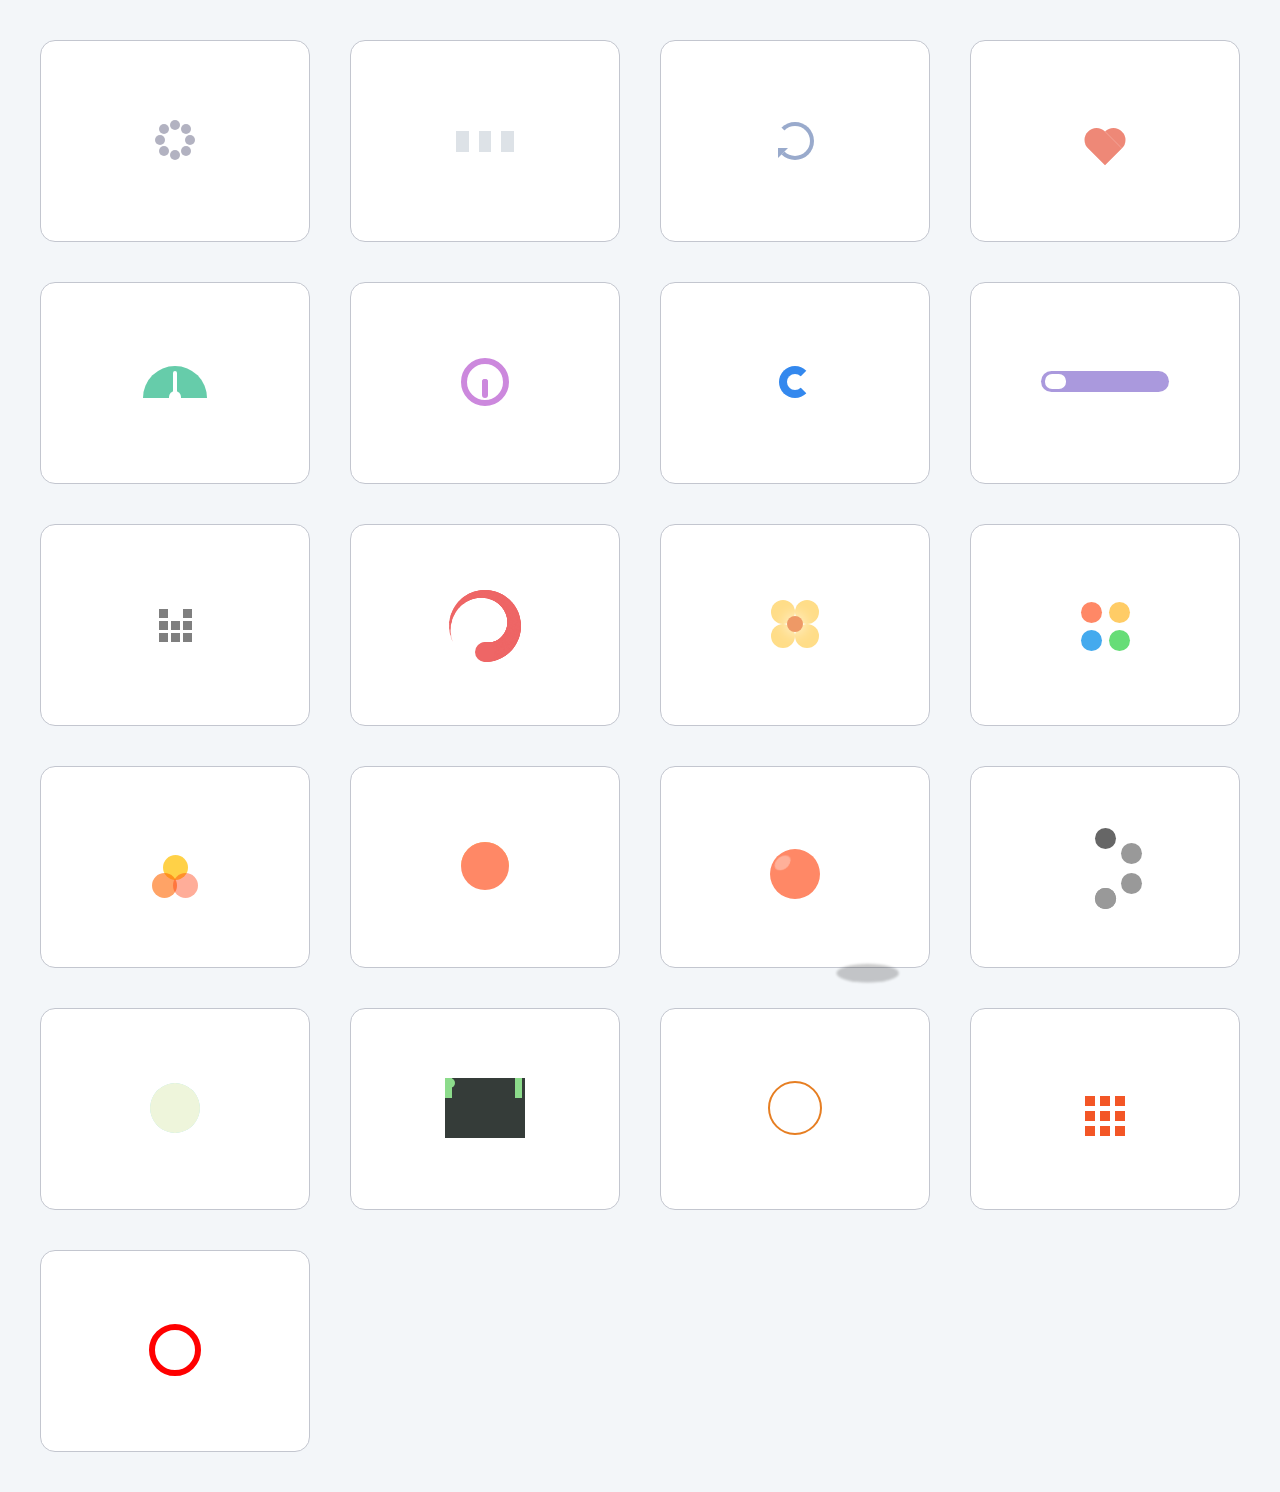
<file: images/Spinner Examples.html>
<!DOCTYPE html>
<!-- saved from url=(0039)http://www.css-spinners.com/#/spinners/ -->
<html><head><meta http-equiv="Content-Type" content="text/html; charset=UTF-8">
  <title>Spinner Examples</title>

  <style>
  body {
    background: #f3f6f9;
    font-family: sans-serif;
    font-weight: 100;
    font-size: 14px;
    margin: 0;
    padding: 20px;
  }

  .grid {
    overflow: hidden;
  }

  .cell {
    float: left;
    width: 25%;
    box-sizing: border-box;
    padding: 20px;
    display: table;
  }

  .card {
    background: white;
    border: 1px solid #c3c6cf;
    border-radius: 15px;
    display: table-cell;
    text-align: center;
    vertical-align: middle;
    height: 200px;
  }
  </style>

  <link rel="stylesheet" href="./Spinner Examples_files/spinners.css" type="text/css">
</head>
<body>

  <div class="grid">

    <div class="cell">
      <div class="card">
        <span class="spinner-loader">Loading…</span>
      </div>
    </div>

    <div class="cell">
      <div class="card">
        <span class="throbber-loader">Loading…</span>
      </div>
    </div>

    <div class="cell">
      <div class="card">
        <span class="refreshing-loader">Loading…</span>
      </div>
    </div>

    <div class="cell">
      <div class="card">
        <span class="heartbeat-loader">Loading…</span>
      </div>
    </div>

    <div class="cell">
      <div class="card">
        <span class="gauge-loader">Loading…</span>
      </div>
    </div>

    <div class="cell">
      <div class="card">
        <span class="timer-loader">Loading…</span>
      </div>
    </div>

    <div class="cell">
      <div class="card">
        <span class="three-quarters-loader">Loading…</span>
      </div>
    </div>

    <div class="cell">
      <div class="card">
        <span class="wobblebar-loader">Loading…</span>
      </div>
    </div>

    <div class="cell">
      <div class="card">
        <span class="atebits-loader">Loading…</span>
      </div>
    </div>

    <div class="cell">
      <div class="card">
        <span class="whirly-loader">Loading…</span>
      </div>
    </div>

    <div class="cell">
      <div class="card">
        <span class="flower-loader">Loading…</span>
      </div>
    </div>

    <div class="cell">
      <div class="card">
        <span class="dots-loader">Loading…</span>
      </div>
    </div>

    <div class="cell">
      <div class="card">
        <span class="circles-loader">Loading…</span>
      </div>
    </div>

    <div class="cell">
      <div class="card">
        <span class="plus-loader">Loading…</span>
      </div>
    </div>

    <div class="cell">
      <div class="card">
        <span class="ball-loader">Loading…</span>
      </div>
    </div>

    <div class="cell">
      <div class="card">
        <span class="hexdots-loader">Loading…</span>
      </div>
    </div>

    <div class="cell">
      <div class="card">
        <span class="inner-circles-loader">Loading…</span>
      </div>
    </div>

    <div class="cell">
      <div class="card">
        <span class="pong-loader">Loading…</span>
      </div>
    </div>

    <div class="cell">
      <div class="card">
        <span class="pulse-loader">Loading…</span>
      </div>
    </div>

    <div class="cell">
      <div class="card">
        <span class="spinning-pixels-loader">Loading…</span>
      </div>
    </div>

    <div class="cell">
      <div class="card">
        <span class="echo-loader">Loading…</span>
      </div>
    </div>
  </div>



</body></html>
</file>
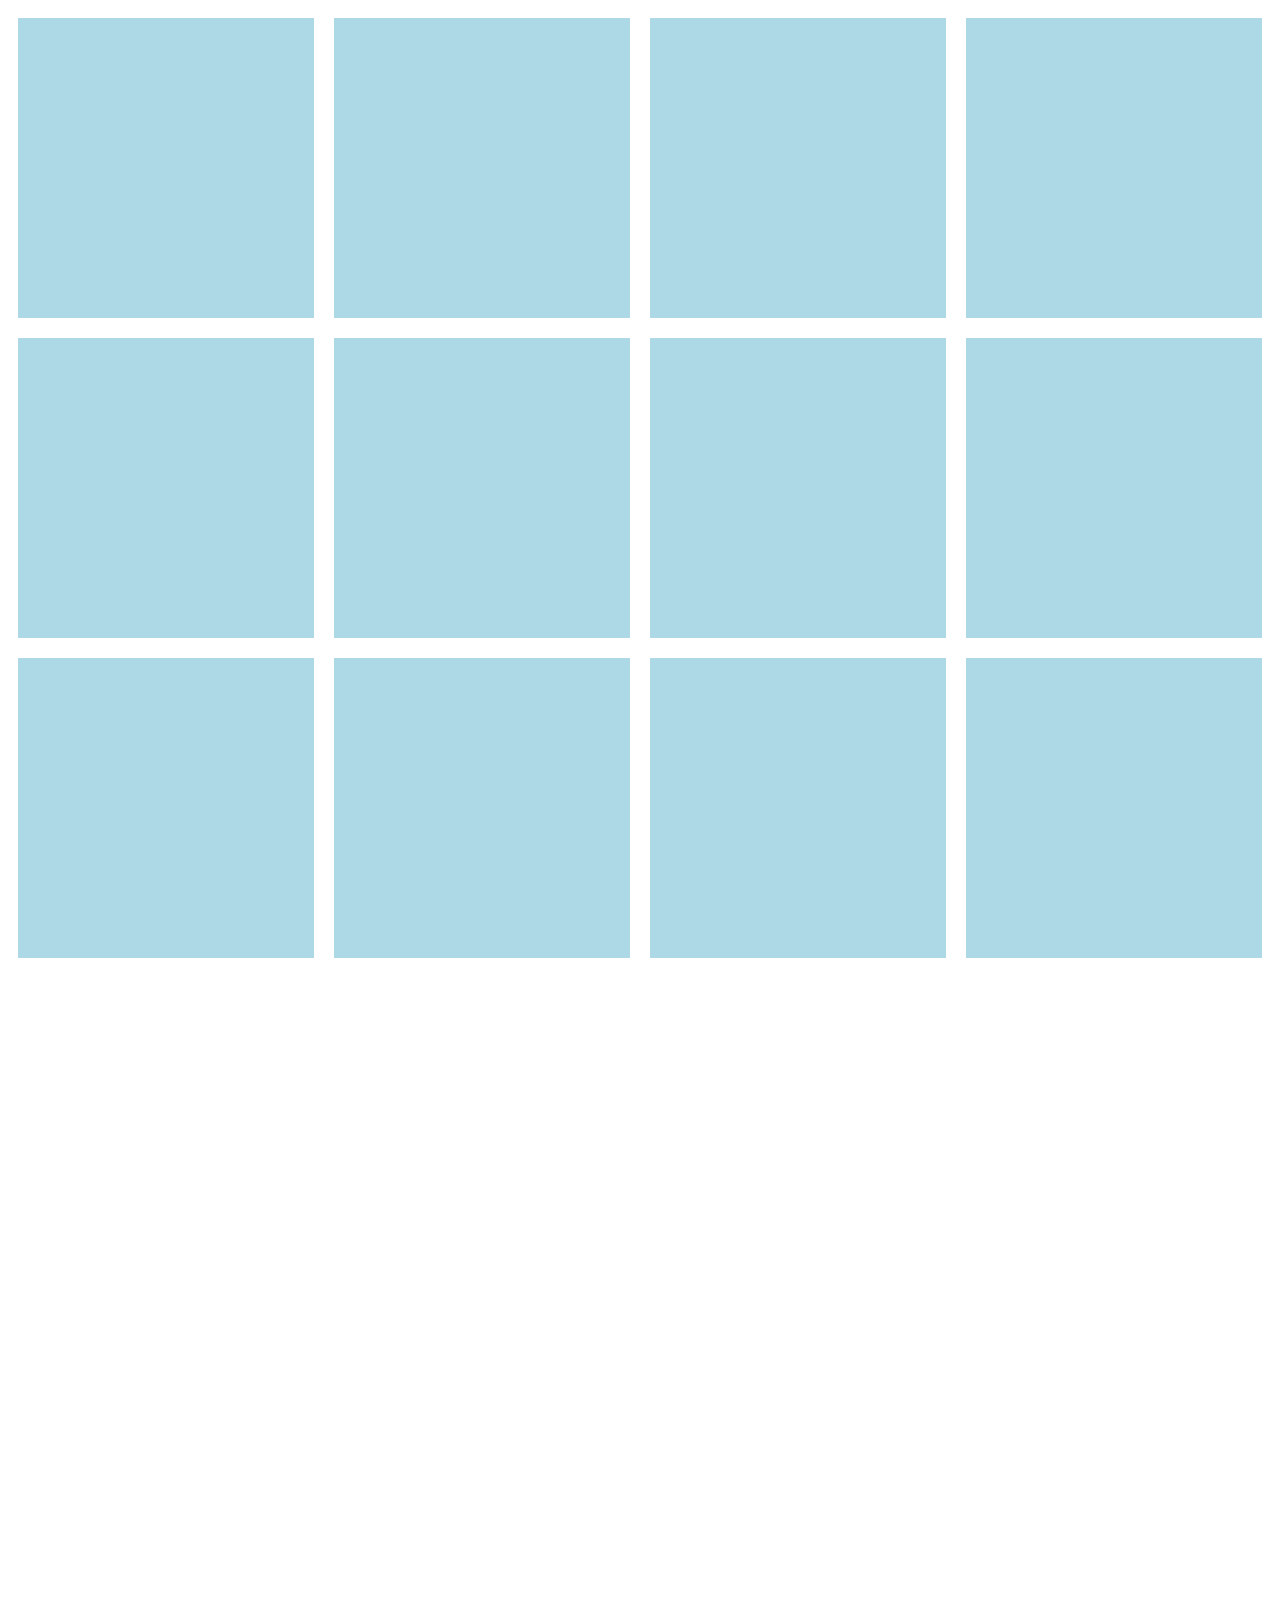
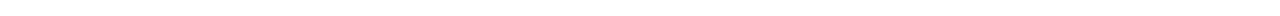
<file: scripts/teach/advance.html>
<!DOCTYPE html>
<html lang="zh-tw">

<head>
    <meta charset="UTF-8">
    <meta name="viewport" content="width=device-width, initial-scale=1.0">
    <meta http-equiv="X-UA-Compatible" content="ie=edge">
    <title>AOS Animations 進階範例</title>
    <link rel="stylesheet" href="aos.css">
</head>
<style>
    .section-list {
        display: flex;
    }

    .section {
        flex: 1;
        height: 300px;
        background: lightblue;
        margin: 10px;

    }

    /*-------------------------------
      如何自己新增自訂義動畫？範例如下
    ---------------------------------*/

    [data-aos="example"] {
        /*初始值*/
        opacity: 0;
        transform: rotate(360deg);
    }

    [data-aos="example"].aos-animate {
        transform: rotate(0);
        opacity: 1;
    }
</style>

<body>
    <div class="section-list">
        <div class="section" data-aos="example" data-aos-delay="100"></div>
        <div class="section" data-aos="example" data-aos-delay="300"></div>
        <div class="section" data-aos="example" data-aos-delay="500"></div>
        <div class="section" data-aos="example" data-aos-delay="700"></div>
    </div>
    <div class="section-list">
        <div class="section" data-aos="example" data-aos-delay="100"></div>
        <div class="section" data-aos="example" data-aos-delay="300"></div>
        <div class="section" data-aos="example" data-aos-delay="500"></div>
        <div class="section" data-aos="example" data-aos-delay="700"></div>
    </div>
    <div class="section-list">
        <div class="section" data-aos="example" data-aos-delay="100"></div>
        <div class="section" data-aos="example" data-aos-delay="300"></div>
        <div class="section" data-aos="example" data-aos-delay="500"></div>
        <div class="section" data-aos="example" data-aos-delay="700"></div>
    </div>
    <div class="section-list">
        <div class="section" data-aos="example" data-aos-delay="100"></div>
        <div class="section" data-aos="example" data-aos-delay="300"></div>
        <div class="section" data-aos="example" data-aos-delay="500"></div>
        <div class="section" data-aos="example" data-aos-delay="700"></div>
    </div>
    <div class="section-list">
        <div class="section" data-aos="example" data-aos-delay="100"></div>
        <div class="section" data-aos="example" data-aos-delay="300"></div>
        <div class="section" data-aos="example" data-aos-delay="500"></div>
        <div class="section" data-aos="example" data-aos-delay="700"></div>
    </div>
    <script src="aos.js"></script>
    <script>
        AOS.init({
            easing: 'ease-out-cubic',
            duration: '500'
        });
    </script>
</body>

</html>
</file>
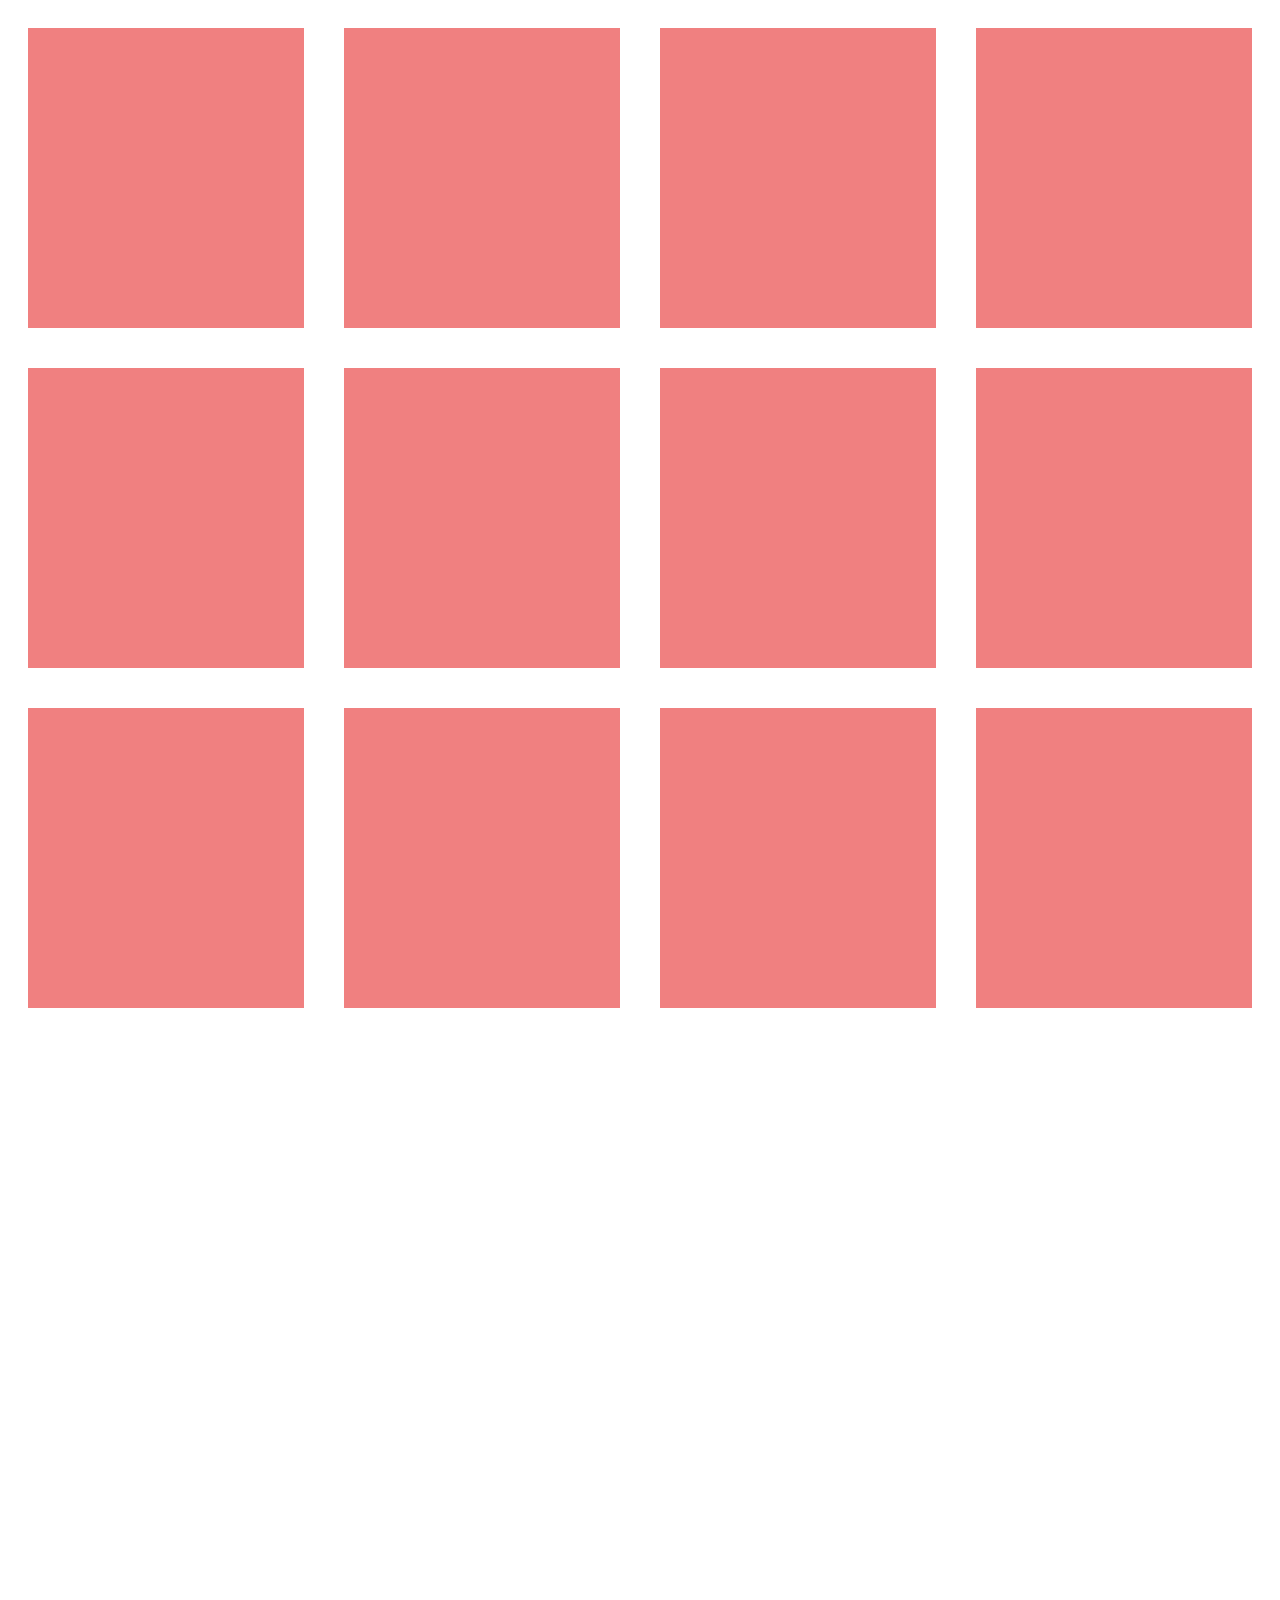
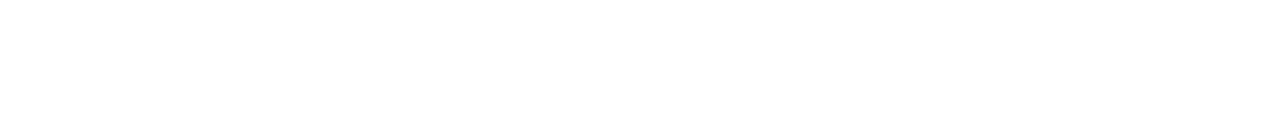
<file: scripts/teach/basic.html>
<!DOCTYPE html>
<html lang="zh-tw">

<head>
    <meta charset="UTF-8">
    <meta name="viewport" content="width=device-width, initial-scale=1.0">
    <meta http-equiv="X-UA-Compatible" content="ie=edge">
    <title>AOS Animations 基本範例</title>
    <link rel="stylesheet" href="aos.css">
</head>
<style>
    .section-list {
        display: flex;
    }

    .section {
        flex: 1;
        height: 300px;
        background: lightcoral;
        margin: 20px;

    }
</style>

<body>
    <div class="section-list">
        <div class="section" data-aos="flip-up" data-aos-delay="100"></div>
        <div class="section" data-aos="flip-up" data-aos-delay="300"></div>
        <div class="section" data-aos="flip-up" data-aos-delay="500"></div>
        <div class="section" data-aos="flip-up" data-aos-delay="700"></div>
    </div>
    <div class="section-list">
        <div class="section" data-aos="flip-up" data-aos-delay="100"></div>
        <div class="section" data-aos="flip-up" data-aos-delay="300"></div>
        <div class="section" data-aos="flip-up" data-aos-delay="500"></div>
        <div class="section" data-aos="flip-up" data-aos-delay="700"></div>
    </div>
    <div class="section-list">
        <div class="section" data-aos="flip-up" data-aos-delay="100"></div>
        <div class="section" data-aos="flip-up" data-aos-delay="300"></div>
        <div class="section" data-aos="flip-up" data-aos-delay="500"></div>
        <div class="section" data-aos="flip-up" data-aos-delay="700"></div>
    </div>
    <div class="section-list">
        <div class="section" data-aos="flip-up" data-aos-delay="100"></div>
        <div class="section" data-aos="flip-up" data-aos-delay="300"></div>
        <div class="section" data-aos="flip-up" data-aos-delay="500"></div>
        <div class="section" data-aos="flip-up" data-aos-delay="700"></div>
    </div>
    <div class="section-list">
        <div class="section" data-aos="flip-up" data-aos-delay="100"></div>
        <div class="section" data-aos="flip-up" data-aos-delay="300"></div>
        <div class="section" data-aos="flip-up" data-aos-delay="500"></div>
        <div class="section" data-aos="flip-up" data-aos-delay="700"></div>
    </div>
    <script src="aos.js"></script>
    <script>
        AOS.init({
            easing: 'ease-out-cubic',
            duration: '500'
        });
    </script>
</body>

</html>
</file>
<file: images/Spinner Examples_files/spinners.css>
@-moz-keyframes spinner-loader {
  0% {
    -moz-transform: rotate(0deg);
    transform: rotate(0deg);
  }
  100% {
    -moz-transform: rotate(360deg);
    transform: rotate(360deg);
  }
}
@-webkit-keyframes spinner-loader {
  0% {
    -webkit-transform: rotate(0deg);
    transform: rotate(0deg);
  }
  100% {
    -webkit-transform: rotate(360deg);
    transform: rotate(360deg);
  }
}
@keyframes spinner-loader {
  0% {
    -moz-transform: rotate(0deg);
    -ms-transform: rotate(0deg);
    -webkit-transform: rotate(0deg);
    transform: rotate(0deg);
  }
  100% {
    -moz-transform: rotate(360deg);
    -ms-transform: rotate(360deg);
    -webkit-transform: rotate(360deg);
    transform: rotate(360deg);
  }
}
/* :not(:required) hides this rule from IE9 and below */
.spinner-loader:not(:required) {
  -moz-animation: spinner-loader 1500ms infinite linear;
  -webkit-animation: spinner-loader 1500ms infinite linear;
  animation: spinner-loader 1500ms infinite linear;
  -moz-border-radius: 0.5em;
  -webkit-border-radius: 0.5em;
  border-radius: 0.5em;
  -moz-box-shadow: rgba(0, 0, 51, 0.3) 1.5em 0 0 0, rgba(0, 0, 51, 0.3) 1.1em 1.1em 0 0, rgba(0, 0, 51, 0.3) 0 1.5em 0 0, rgba(0, 0, 51, 0.3) -1.1em 1.1em 0 0, rgba(0, 0, 51, 0.3) -1.5em 0 0 0, rgba(0, 0, 51, 0.3) -1.1em -1.1em 0 0, rgba(0, 0, 51, 0.3) 0 -1.5em 0 0, rgba(0, 0, 51, 0.3) 1.1em -1.1em 0 0;
  -webkit-box-shadow: rgba(0, 0, 51, 0.3) 1.5em 0 0 0, rgba(0, 0, 51, 0.3) 1.1em 1.1em 0 0, rgba(0, 0, 51, 0.3) 0 1.5em 0 0, rgba(0, 0, 51, 0.3) -1.1em 1.1em 0 0, rgba(0, 0, 51, 0.3) -1.5em 0 0 0, rgba(0, 0, 51, 0.3) -1.1em -1.1em 0 0, rgba(0, 0, 51, 0.3) 0 -1.5em 0 0, rgba(0, 0, 51, 0.3) 1.1em -1.1em 0 0;
  box-shadow: rgba(0, 0, 51, 0.3) 1.5em 0 0 0, rgba(0, 0, 51, 0.3) 1.1em 1.1em 0 0, rgba(0, 0, 51, 0.3) 0 1.5em 0 0, rgba(0, 0, 51, 0.3) -1.1em 1.1em 0 0, rgba(0, 0, 51, 0.3) -1.5em 0 0 0, rgba(0, 0, 51, 0.3) -1.1em -1.1em 0 0, rgba(0, 0, 51, 0.3) 0 -1.5em 0 0, rgba(0, 0, 51, 0.3) 1.1em -1.1em 0 0;
  display: inline-block;
  font-size: 10px;
  width: 1em;
  height: 1em;
  margin: 1.5em;
  overflow: hidden;
  text-indent: 100%;
}

@-moz-keyframes refreshing-loader {
  0% {
    -moz-transform: rotate(0deg);
    transform: rotate(0deg);
  }
  100% {
    -moz-transform: rotate(360deg);
    transform: rotate(360deg);
  }
}
@-webkit-keyframes refreshing-loader {
  0% {
    -webkit-transform: rotate(0deg);
    transform: rotate(0deg);
  }
  100% {
    -webkit-transform: rotate(360deg);
    transform: rotate(360deg);
  }
}
@keyframes refreshing-loader {
  0% {
    -moz-transform: rotate(0deg);
    -ms-transform: rotate(0deg);
    -webkit-transform: rotate(0deg);
    transform: rotate(0deg);
  }
  100% {
    -moz-transform: rotate(360deg);
    -ms-transform: rotate(360deg);
    -webkit-transform: rotate(360deg);
    transform: rotate(360deg);
  }
}
/* :not(:required) hides this rule from IE9 and below */
.refreshing-loader:not(:required) {
  -moz-animation: refreshing-loader 1000ms infinite linear;
  -webkit-animation: refreshing-loader 1000ms infinite linear;
  animation: refreshing-loader 1000ms infinite linear;
  -moz-border-radius: 2.4em;
  -webkit-border-radius: 2.4em;
  border-radius: 2.4em;
  border: 0.4em solid #9ac;
  border-left-color: transparent;
  color: transparent;
  display: inline-block;
  font-size: 10px;
  line-height: 1.2;
  width: 3em;
  height: 3em;
  text-indent: 100%;
}
.refreshing-loader:not(:required):after {
  display: block;
  border: 0.5em solid transparent;
  border-top-color: #9ac;
  border-left-color: #9ac;
  content: '';
  width: 0;
  height: 0;
  overflow: hidden;
  margin-left: -0.2em;
  margin-top: 1em;
}

@-moz-keyframes throbber-loader {
  0% {
    background: #dde2e7;
  }
  10% {
    background: #6b9dc8;
  }
  40% {
    background: #dde2e7;
  }
}
@-webkit-keyframes throbber-loader {
  0% {
    background: #dde2e7;
  }
  10% {
    background: #6b9dc8;
  }
  40% {
    background: #dde2e7;
  }
}
@keyframes throbber-loader {
  0% {
    background: #dde2e7;
  }
  10% {
    background: #6b9dc8;
  }
  40% {
    background: #dde2e7;
  }
}
/* :not(:required) hides these rules from IE9 and below */
.throbber-loader:not(:required) {
  -moz-animation: throbber-loader 2000ms 300ms infinite ease-out;
  -webkit-animation: throbber-loader 2000ms 300ms infinite ease-out;
  animation: throbber-loader 2000ms 300ms infinite ease-out;
  background: #dde2e7;
  display: inline-block;
  position: relative;
  text-indent: -9999px;
  width: 0.9em;
  height: 1.5em;
  margin: 0 1.6em;
}
.throbber-loader:not(:required):before, .throbber-loader:not(:required):after {
  background: #dde2e7;
  content: '\x200B';
  display: inline-block;
  width: 0.9em;
  height: 1.5em;
  position: absolute;
  top: 0;
}
.throbber-loader:not(:required):before {
  -moz-animation: throbber-loader 2000ms 150ms infinite ease-out;
  -webkit-animation: throbber-loader 2000ms 150ms infinite ease-out;
  animation: throbber-loader 2000ms 150ms infinite ease-out;
  left: -1.6em;
}
.throbber-loader:not(:required):after {
  -moz-animation: throbber-loader 2000ms 450ms infinite ease-out;
  -webkit-animation: throbber-loader 2000ms 450ms infinite ease-out;
  animation: throbber-loader 2000ms 450ms infinite ease-out;
  right: -1.6em;
}

@-moz-keyframes heartbeat-loader {
  0% {
    -moz-transform: rotate(45deg) scale(1);
    transform: rotate(45deg) scale(1);
  }
  14% {
    -moz-transform: rotate(45deg) scale(1.3);
    transform: rotate(45deg) scale(1.3);
  }
  28% {
    -moz-transform: rotate(45deg) scale(1);
    transform: rotate(45deg) scale(1);
  }
  42% {
    -moz-transform: rotate(45deg) scale(1.3);
    transform: rotate(45deg) scale(1.3);
  }
  70% {
    -moz-transform: rotate(45deg) scale(1);
    transform: rotate(45deg) scale(1);
  }
}
@-webkit-keyframes heartbeat-loader {
  0% {
    -webkit-transform: rotate(45deg) scale(1);
    transform: rotate(45deg) scale(1);
  }
  14% {
    -webkit-transform: rotate(45deg) scale(1.3);
    transform: rotate(45deg) scale(1.3);
  }
  28% {
    -webkit-transform: rotate(45deg) scale(1);
    transform: rotate(45deg) scale(1);
  }
  42% {
    -webkit-transform: rotate(45deg) scale(1.3);
    transform: rotate(45deg) scale(1.3);
  }
  70% {
    -webkit-transform: rotate(45deg) scale(1);
    transform: rotate(45deg) scale(1);
  }
}
@keyframes heartbeat-loader {
  0% {
    -moz-transform: rotate(45deg) scale(1);
    -ms-transform: rotate(45deg) scale(1);
    -webkit-transform: rotate(45deg) scale(1);
    transform: rotate(45deg) scale(1);
  }
  14% {
    -moz-transform: rotate(45deg) scale(1.3);
    -ms-transform: rotate(45deg) scale(1.3);
    -webkit-transform: rotate(45deg) scale(1.3);
    transform: rotate(45deg) scale(1.3);
  }
  28% {
    -moz-transform: rotate(45deg) scale(1);
    -ms-transform: rotate(45deg) scale(1);
    -webkit-transform: rotate(45deg) scale(1);
    transform: rotate(45deg) scale(1);
  }
  42% {
    -moz-transform: rotate(45deg) scale(1.3);
    -ms-transform: rotate(45deg) scale(1.3);
    -webkit-transform: rotate(45deg) scale(1.3);
    transform: rotate(45deg) scale(1.3);
  }
  70% {
    -moz-transform: rotate(45deg) scale(1);
    -ms-transform: rotate(45deg) scale(1);
    -webkit-transform: rotate(45deg) scale(1);
    transform: rotate(45deg) scale(1);
  }
}
/* :not(:required) hides this rule from IE9 and below */
.heartbeat-loader:not(:required) {
  -moz-animation: heartbeat-loader 1300ms ease 0s infinite normal;
  -webkit-animation: heartbeat-loader 1300ms ease 0s infinite normal;
  animation: heartbeat-loader 1300ms ease 0s infinite normal;
  display: inline-block;
  position: relative;
  overflow: hidden;
  text-indent: -9999px;
  width: 36px;
  height: 36px;
  -moz-transform: rotate(45deg) scale(1);
  -ms-transform: rotate(45deg) scale(1);
  -webkit-transform: rotate(45deg) scale(1);
  transform: rotate(45deg) scale(1);
  -moz-transform-origin: 50% 50%;
  -ms-transform-origin: 50% 50%;
  -webkit-transform-origin: 50% 50%;
  transform-origin: 50% 50%;
}
.heartbeat-loader:not(:required):after, .heartbeat-loader:not(:required):before {
  position: absolute;
  content: "";
  background: #e87;
}
.heartbeat-loader:not(:required):before {
  -moz-border-radius-topleft: 12px;
  -webkit-border-top-left-radius: 12px;
  border-top-left-radius: 12px;
  -moz-border-radius-bottomleft: 12px;
  -webkit-border-bottom-left-radius: 12px;
  border-bottom-left-radius: 12px;
  top: 12px;
  left: 0;
  width: 36px;
  height: 24px;
}
.heartbeat-loader:not(:required):after {
  -moz-border-radius-topleft: 12px;
  -webkit-border-top-left-radius: 12px;
  border-top-left-radius: 12px;
  -moz-border-radius-topright: 12px;
  -webkit-border-top-right-radius: 12px;
  border-top-right-radius: 12px;
  top: 0;
  left: 12px;
  width: 24px;
  height: 12px;
}

@-moz-keyframes gauge-loader {
  0% {
    -moz-transform: rotate(-50deg);
    transform: rotate(-50deg);
  }
  10% {
    -moz-transform: rotate(20deg);
    transform: rotate(20deg);
  }
  20% {
    -moz-transform: rotate(60deg);
    transform: rotate(60deg);
  }
  24% {
    -moz-transform: rotate(60deg);
    transform: rotate(60deg);
  }
  40% {
    -moz-transform: rotate(-20deg);
    transform: rotate(-20deg);
  }
  54% {
    -moz-transform: rotate(70deg);
    transform: rotate(70deg);
  }
  56% {
    -moz-transform: rotate(78deg);
    transform: rotate(78deg);
  }
  58% {
    -moz-transform: rotate(73deg);
    transform: rotate(73deg);
  }
  60% {
    -moz-transform: rotate(75deg);
    transform: rotate(75deg);
  }
  62% {
    -moz-transform: rotate(70deg);
    transform: rotate(70deg);
  }
  70% {
    -moz-transform: rotate(-20deg);
    transform: rotate(-20deg);
  }
  80% {
    -moz-transform: rotate(20deg);
    transform: rotate(20deg);
  }
  83% {
    -moz-transform: rotate(25deg);
    transform: rotate(25deg);
  }
  86% {
    -moz-transform: rotate(20deg);
    transform: rotate(20deg);
  }
  89% {
    -moz-transform: rotate(25deg);
    transform: rotate(25deg);
  }
  100% {
    -moz-transform: rotate(-50deg);
    transform: rotate(-50deg);
  }
}
@-webkit-keyframes gauge-loader {
  0% {
    -webkit-transform: rotate(-50deg);
    transform: rotate(-50deg);
  }
  10% {
    -webkit-transform: rotate(20deg);
    transform: rotate(20deg);
  }
  20% {
    -webkit-transform: rotate(60deg);
    transform: rotate(60deg);
  }
  24% {
    -webkit-transform: rotate(60deg);
    transform: rotate(60deg);
  }
  40% {
    -webkit-transform: rotate(-20deg);
    transform: rotate(-20deg);
  }
  54% {
    -webkit-transform: rotate(70deg);
    transform: rotate(70deg);
  }
  56% {
    -webkit-transform: rotate(78deg);
    transform: rotate(78deg);
  }
  58% {
    -webkit-transform: rotate(73deg);
    transform: rotate(73deg);
  }
  60% {
    -webkit-transform: rotate(75deg);
    transform: rotate(75deg);
  }
  62% {
    -webkit-transform: rotate(70deg);
    transform: rotate(70deg);
  }
  70% {
    -webkit-transform: rotate(-20deg);
    transform: rotate(-20deg);
  }
  80% {
    -webkit-transform: rotate(20deg);
    transform: rotate(20deg);
  }
  83% {
    -webkit-transform: rotate(25deg);
    transform: rotate(25deg);
  }
  86% {
    -webkit-transform: rotate(20deg);
    transform: rotate(20deg);
  }
  89% {
    -webkit-transform: rotate(25deg);
    transform: rotate(25deg);
  }
  100% {
    -webkit-transform: rotate(-50deg);
    transform: rotate(-50deg);
  }
}
@keyframes gauge-loader {
  0% {
    -moz-transform: rotate(-50deg);
    -ms-transform: rotate(-50deg);
    -webkit-transform: rotate(-50deg);
    transform: rotate(-50deg);
  }
  10% {
    -moz-transform: rotate(20deg);
    -ms-transform: rotate(20deg);
    -webkit-transform: rotate(20deg);
    transform: rotate(20deg);
  }
  20% {
    -moz-transform: rotate(60deg);
    -ms-transform: rotate(60deg);
    -webkit-transform: rotate(60deg);
    transform: rotate(60deg);
  }
  24% {
    -moz-transform: rotate(60deg);
    -ms-transform: rotate(60deg);
    -webkit-transform: rotate(60deg);
    transform: rotate(60deg);
  }
  40% {
    -moz-transform: rotate(-20deg);
    -ms-transform: rotate(-20deg);
    -webkit-transform: rotate(-20deg);
    transform: rotate(-20deg);
  }
  54% {
    -moz-transform: rotate(70deg);
    -ms-transform: rotate(70deg);
    -webkit-transform: rotate(70deg);
    transform: rotate(70deg);
  }
  56% {
    -moz-transform: rotate(78deg);
    -ms-transform: rotate(78deg);
    -webkit-transform: rotate(78deg);
    transform: rotate(78deg);
  }
  58% {
    -moz-transform: rotate(73deg);
    -ms-transform: rotate(73deg);
    -webkit-transform: rotate(73deg);
    transform: rotate(73deg);
  }
  60% {
    -moz-transform: rotate(75deg);
    -ms-transform: rotate(75deg);
    -webkit-transform: rotate(75deg);
    transform: rotate(75deg);
  }
  62% {
    -moz-transform: rotate(70deg);
    -ms-transform: rotate(70deg);
    -webkit-transform: rotate(70deg);
    transform: rotate(70deg);
  }
  70% {
    -moz-transform: rotate(-20deg);
    -ms-transform: rotate(-20deg);
    -webkit-transform: rotate(-20deg);
    transform: rotate(-20deg);
  }
  80% {
    -moz-transform: rotate(20deg);
    -ms-transform: rotate(20deg);
    -webkit-transform: rotate(20deg);
    transform: rotate(20deg);
  }
  83% {
    -moz-transform: rotate(25deg);
    -ms-transform: rotate(25deg);
    -webkit-transform: rotate(25deg);
    transform: rotate(25deg);
  }
  86% {
    -moz-transform: rotate(20deg);
    -ms-transform: rotate(20deg);
    -webkit-transform: rotate(20deg);
    transform: rotate(20deg);
  }
  89% {
    -moz-transform: rotate(25deg);
    -ms-transform: rotate(25deg);
    -webkit-transform: rotate(25deg);
    transform: rotate(25deg);
  }
  100% {
    -moz-transform: rotate(-50deg);
    -ms-transform: rotate(-50deg);
    -webkit-transform: rotate(-50deg);
    transform: rotate(-50deg);
  }
}
/* :not(:required) hides this rule from IE9 and below */
.gauge-loader:not(:required) {
  background: #6ca;
  -moz-border-radius-topleft: 32px;
  -webkit-border-top-left-radius: 32px;
  border-top-left-radius: 32px;
  -moz-border-radius-topright: 32px;
  -webkit-border-top-right-radius: 32px;
  border-top-right-radius: 32px;
  display: inline-block;
  width: 64px;
  height: 32px;
  overflow: hidden;
  position: relative;
  text-indent: -9999px;
}
.gauge-loader:not(:required)::before {
  -moz-animation: gauge-loader 4000ms infinite ease;
  -webkit-animation: gauge-loader 4000ms infinite ease;
  animation: gauge-loader 4000ms infinite ease;
  background: white;
  -moz-border-radius: 2px;
  -webkit-border-radius: 2px;
  border-radius: 2px;
  content: '';
  position: absolute;
  left: 30px;
  top: 5.33333px;
  width: 4px;
  height: 26.66667px;
  -moz-transform-origin: 50% 100%;
  -ms-transform-origin: 50% 100%;
  -webkit-transform-origin: 50% 100%;
  transform-origin: 50% 100%;
}
.gauge-loader:not(:required)::after {
  content: '';
  background: white;
  -moz-border-radius: 8px;
  -webkit-border-radius: 8px;
  border-radius: 8px;
  position: absolute;
  left: 25.6px;
  top: 25.6px;
  width: 12.8px;
  height: 12.8px;
}

@-moz-keyframes timer-loader {
  0% {
    -moz-transform: rotate(0deg);
    transform: rotate(0deg);
  }
  100% {
    -moz-transform: rotate(360deg);
    transform: rotate(360deg);
  }
}
@-webkit-keyframes timer-loader {
  0% {
    -webkit-transform: rotate(0deg);
    transform: rotate(0deg);
  }
  100% {
    -webkit-transform: rotate(360deg);
    transform: rotate(360deg);
  }
}
@keyframes timer-loader {
  0% {
    -moz-transform: rotate(0deg);
    -ms-transform: rotate(0deg);
    -webkit-transform: rotate(0deg);
    transform: rotate(0deg);
  }
  100% {
    -moz-transform: rotate(360deg);
    -ms-transform: rotate(360deg);
    -webkit-transform: rotate(360deg);
    transform: rotate(360deg);
  }
}
/* :not(:required) hides this rule from IE9 and below */
.timer-loader:not(:required) {
  border: 6px solid #c8d;
  -moz-border-radius: 24px;
  -webkit-border-radius: 24px;
  border-radius: 24px;
  -moz-box-sizing: border-box;
  -webkit-box-sizing: border-box;
  box-sizing: border-box;
  display: inline-block;
  overflow: hidden;
  position: relative;
  text-indent: -9999px;
  width: 48px;
  height: 48px;
}
.timer-loader:not(:required)::before {
  -moz-animation: timer-loader 1250ms infinite linear;
  -webkit-animation: timer-loader 1250ms infinite linear;
  animation: timer-loader 1250ms infinite linear;
  -moz-transform-origin: 3px 3px;
  -ms-transform-origin: 3px 3px;
  -webkit-transform-origin: 3px 3px;
  transform-origin: 3px 3px;
  background: #c8d;
  -moz-border-radius: 3px;
  -webkit-border-radius: 3px;
  border-radius: 3px;
  content: '';
  display: block;
  position: absolute;
  width: 6px;
  height: 19.2px;
  left: 15px;
  top: 15px;
}
.timer-loader:not(:required)::after {
  -moz-animation: timer-loader 15000ms infinite linear;
  -webkit-animation: timer-loader 15000ms infinite linear;
  animation: timer-loader 15000ms infinite linear;
  -moz-transform-origin: 3px 3px;
  -ms-transform-origin: 3px 3px;
  -webkit-transform-origin: 3px 3px;
  transform-origin: 3px 3px;
  background: #c8d;
  -moz-border-radius: 3px;
  -webkit-border-radius: 3px;
  border-radius: 3px;
  content: '';
  display: block;
  position: absolute;
  width: 6px;
  height: 16px;
  left: 15px;
  top: 15px;
}

@-moz-keyframes three-quarters-loader {
  0% {
    -moz-transform: rotate(0deg);
    transform: rotate(0deg);
  }
  100% {
    -moz-transform: rotate(360deg);
    transform: rotate(360deg);
  }
}
@-webkit-keyframes three-quarters-loader {
  0% {
    -webkit-transform: rotate(0deg);
    transform: rotate(0deg);
  }
  100% {
    -webkit-transform: rotate(360deg);
    transform: rotate(360deg);
  }
}
@keyframes three-quarters-loader {
  0% {
    -moz-transform: rotate(0deg);
    -ms-transform: rotate(0deg);
    -webkit-transform: rotate(0deg);
    transform: rotate(0deg);
  }
  100% {
    -moz-transform: rotate(360deg);
    -ms-transform: rotate(360deg);
    -webkit-transform: rotate(360deg);
    transform: rotate(360deg);
  }
}
/* :not(:required) hides this rule from IE9 and below */
.three-quarters-loader:not(:required) {
  -moz-animation: three-quarters-loader 1250ms infinite linear;
  -webkit-animation: three-quarters-loader 1250ms infinite linear;
  animation: three-quarters-loader 1250ms infinite linear;
  border: 8px solid #38e;
  border-right-color: transparent;
  border-radius: 16px;
  box-sizing: border-box;
  display: inline-block;
  position: relative;
  overflow: hidden;
  text-indent: -9999px;
  width: 32px;
  height: 32px;
}

@-moz-keyframes wobblebar-loader {
  0% {
    left: 4px;
  }
  3% {
    left: 104px;
  }
  6% {
    left: 4px;
  }
  9% {
    left: 104px;
  }
  12% {
    left: 4px;
  }
  15% {
    left: 104px;
  }
  18% {
    left: 32px;
  }
  27% {
    left: 32px;
  }
  30% {
    left: 104px;
  }
  33% {
    left: 4px;
  }
  36% {
    left: 104px;
  }
  39% {
    left: 4px;
  }
  42% {
    left: 104px;
  }
  45% {
    left: 4px;
  }
  48% {
    left: 104px;
  }
  51% {
    left: 52px;
  }
  63% {
    left: 52px;
  }
  66% {
    left: 4px;
  }
  69% {
    left: 104px;
  }
  72% {
    left: 4px;
  }
  75% {
    left: 104px;
  }
  78% {
    left: 4px;
  }
  81% {
    left: 104px;
  }
  84% {
    left: 72px;
  }
  94% {
    left: 72px;
  }
  97% {
    left: 104px;
  }
}
@-webkit-keyframes wobblebar-loader {
  0% {
    left: 4px;
  }
  3% {
    left: 104px;
  }
  6% {
    left: 4px;
  }
  9% {
    left: 104px;
  }
  12% {
    left: 4px;
  }
  15% {
    left: 104px;
  }
  18% {
    left: 32px;
  }
  27% {
    left: 32px;
  }
  30% {
    left: 104px;
  }
  33% {
    left: 4px;
  }
  36% {
    left: 104px;
  }
  39% {
    left: 4px;
  }
  42% {
    left: 104px;
  }
  45% {
    left: 4px;
  }
  48% {
    left: 104px;
  }
  51% {
    left: 52px;
  }
  63% {
    left: 52px;
  }
  66% {
    left: 4px;
  }
  69% {
    left: 104px;
  }
  72% {
    left: 4px;
  }
  75% {
    left: 104px;
  }
  78% {
    left: 4px;
  }
  81% {
    left: 104px;
  }
  84% {
    left: 72px;
  }
  94% {
    left: 72px;
  }
  97% {
    left: 104px;
  }
}
@keyframes wobblebar-loader {
  0% {
    left: 4px;
  }
  3% {
    left: 104px;
  }
  6% {
    left: 4px;
  }
  9% {
    left: 104px;
  }
  12% {
    left: 4px;
  }
  15% {
    left: 104px;
  }
  18% {
    left: 32px;
  }
  27% {
    left: 32px;
  }
  30% {
    left: 104px;
  }
  33% {
    left: 4px;
  }
  36% {
    left: 104px;
  }
  39% {
    left: 4px;
  }
  42% {
    left: 104px;
  }
  45% {
    left: 4px;
  }
  48% {
    left: 104px;
  }
  51% {
    left: 52px;
  }
  63% {
    left: 52px;
  }
  66% {
    left: 4px;
  }
  69% {
    left: 104px;
  }
  72% {
    left: 4px;
  }
  75% {
    left: 104px;
  }
  78% {
    left: 4px;
  }
  81% {
    left: 104px;
  }
  84% {
    left: 72px;
  }
  94% {
    left: 72px;
  }
  97% {
    left: 104px;
  }
}
/* :not(:required) hides this rule from IE9 and below */
.wobblebar-loader:not(:required) {
  background: #a9d;
  -moz-border-radius: 10.66667px;
  -webkit-border-radius: 10.66667px;
  border-radius: 10.66667px;
  display: inline-block;
  overflow: hidden;
  text-indent: -9999px;
  width: 128px;
  height: 21.33333px;
  position: relative;
}
.wobblebar-loader:not(:required)::after {
  -moz-animation: wobblebar-loader 15000ms infinite ease;
  -webkit-animation: wobblebar-loader 15000ms infinite ease;
  animation: wobblebar-loader 15000ms infinite ease;
  background: white;
  display: block;
  -moz-border-radius: 7.11111px;
  -webkit-border-radius: 7.11111px;
  border-radius: 7.11111px;
  content: '';
  position: absolute;
  top: 3.55556px;
  left: 4px;
  width: 21.33333px;
  height: 14.22222px;
}

@-moz-keyframes atebits-loader {
  0% {
    -moz-transform: rotate(0deg);
    transform: rotate(0deg);
  }
  3% {
    -moz-transform: rotate(90deg);
    transform: rotate(90deg);
  }
  10% {
    -moz-transform: rotate(90deg);
    transform: rotate(90deg);
  }
  13% {
    -moz-transform: rotate(180deg);
    transform: rotate(180deg);
  }
  20% {
    -moz-transform: rotate(180deg);
    transform: rotate(180deg);
  }
  23% {
    -moz-transform: rotate(90deg);
    transform: rotate(90deg);
  }
  30% {
    -moz-transform: rotate(90deg);
    transform: rotate(90deg);
  }
  33% {
    -moz-transform: rotate(180deg);
    transform: rotate(180deg);
  }
  40% {
    -moz-transform: rotate(180deg);
    transform: rotate(180deg);
  }
  43% {
    -moz-transform: rotate(270deg);
    transform: rotate(270deg);
  }
  50% {
    -moz-transform: rotate(270deg);
    transform: rotate(270deg);
  }
  53% {
    -moz-transform: rotate(180deg);
    transform: rotate(180deg);
  }
  60% {
    -moz-transform: rotate(180deg);
    transform: rotate(180deg);
  }
  63% {
    -moz-transform: rotate(90deg);
    transform: rotate(90deg);
  }
  70% {
    -moz-transform: rotate(90deg);
    transform: rotate(90deg);
  }
  73% {
    -moz-transform: rotate(0deg);
    transform: rotate(0deg);
  }
  80% {
    -moz-transform: rotate(0deg);
    transform: rotate(0deg);
  }
  83% {
    -moz-transform: rotate(-90deg);
    transform: rotate(-90deg);
  }
  90% {
    -moz-transform: rotate(-90deg);
    transform: rotate(-90deg);
  }
  93% {
    -moz-transform: rotate(0deg);
    transform: rotate(0deg);
  }
}
@-webkit-keyframes atebits-loader {
  0% {
    -webkit-transform: rotate(0deg);
    transform: rotate(0deg);
  }
  3% {
    -webkit-transform: rotate(90deg);
    transform: rotate(90deg);
  }
  10% {
    -webkit-transform: rotate(90deg);
    transform: rotate(90deg);
  }
  13% {
    -webkit-transform: rotate(180deg);
    transform: rotate(180deg);
  }
  20% {
    -webkit-transform: rotate(180deg);
    transform: rotate(180deg);
  }
  23% {
    -webkit-transform: rotate(90deg);
    transform: rotate(90deg);
  }
  30% {
    -webkit-transform: rotate(90deg);
    transform: rotate(90deg);
  }
  33% {
    -webkit-transform: rotate(180deg);
    transform: rotate(180deg);
  }
  40% {
    -webkit-transform: rotate(180deg);
    transform: rotate(180deg);
  }
  43% {
    -webkit-transform: rotate(270deg);
    transform: rotate(270deg);
  }
  50% {
    -webkit-transform: rotate(270deg);
    transform: rotate(270deg);
  }
  53% {
    -webkit-transform: rotate(180deg);
    transform: rotate(180deg);
  }
  60% {
    -webkit-transform: rotate(180deg);
    transform: rotate(180deg);
  }
  63% {
    -webkit-transform: rotate(90deg);
    transform: rotate(90deg);
  }
  70% {
    -webkit-transform: rotate(90deg);
    transform: rotate(90deg);
  }
  73% {
    -webkit-transform: rotate(0deg);
    transform: rotate(0deg);
  }
  80% {
    -webkit-transform: rotate(0deg);
    transform: rotate(0deg);
  }
  83% {
    -webkit-transform: rotate(-90deg);
    transform: rotate(-90deg);
  }
  90% {
    -webkit-transform: rotate(-90deg);
    transform: rotate(-90deg);
  }
  93% {
    -webkit-transform: rotate(0deg);
    transform: rotate(0deg);
  }
}
@keyframes atebits-loader {
  0% {
    -moz-transform: rotate(0deg);
    -ms-transform: rotate(0deg);
    -webkit-transform: rotate(0deg);
    transform: rotate(0deg);
  }
  3% {
    -moz-transform: rotate(90deg);
    -ms-transform: rotate(90deg);
    -webkit-transform: rotate(90deg);
    transform: rotate(90deg);
  }
  10% {
    -moz-transform: rotate(90deg);
    -ms-transform: rotate(90deg);
    -webkit-transform: rotate(90deg);
    transform: rotate(90deg);
  }
  13% {
    -moz-transform: rotate(180deg);
    -ms-transform: rotate(180deg);
    -webkit-transform: rotate(180deg);
    transform: rotate(180deg);
  }
  20% {
    -moz-transform: rotate(180deg);
    -ms-transform: rotate(180deg);
    -webkit-transform: rotate(180deg);
    transform: rotate(180deg);
  }
  23% {
    -moz-transform: rotate(90deg);
    -ms-transform: rotate(90deg);
    -webkit-transform: rotate(90deg);
    transform: rotate(90deg);
  }
  30% {
    -moz-transform: rotate(90deg);
    -ms-transform: rotate(90deg);
    -webkit-transform: rotate(90deg);
    transform: rotate(90deg);
  }
  33% {
    -moz-transform: rotate(180deg);
    -ms-transform: rotate(180deg);
    -webkit-transform: rotate(180deg);
    transform: rotate(180deg);
  }
  40% {
    -moz-transform: rotate(180deg);
    -ms-transform: rotate(180deg);
    -webkit-transform: rotate(180deg);
    transform: rotate(180deg);
  }
  43% {
    -moz-transform: rotate(270deg);
    -ms-transform: rotate(270deg);
    -webkit-transform: rotate(270deg);
    transform: rotate(270deg);
  }
  50% {
    -moz-transform: rotate(270deg);
    -ms-transform: rotate(270deg);
    -webkit-transform: rotate(270deg);
    transform: rotate(270deg);
  }
  53% {
    -moz-transform: rotate(180deg);
    -ms-transform: rotate(180deg);
    -webkit-transform: rotate(180deg);
    transform: rotate(180deg);
  }
  60% {
    -moz-transform: rotate(180deg);
    -ms-transform: rotate(180deg);
    -webkit-transform: rotate(180deg);
    transform: rotate(180deg);
  }
  63% {
    -moz-transform: rotate(90deg);
    -ms-transform: rotate(90deg);
    -webkit-transform: rotate(90deg);
    transform: rotate(90deg);
  }
  70% {
    -moz-transform: rotate(90deg);
    -ms-transform: rotate(90deg);
    -webkit-transform: rotate(90deg);
    transform: rotate(90deg);
  }
  73% {
    -moz-transform: rotate(0deg);
    -ms-transform: rotate(0deg);
    -webkit-transform: rotate(0deg);
    transform: rotate(0deg);
  }
  80% {
    -moz-transform: rotate(0deg);
    -ms-transform: rotate(0deg);
    -webkit-transform: rotate(0deg);
    transform: rotate(0deg);
  }
  83% {
    -moz-transform: rotate(-90deg);
    -ms-transform: rotate(-90deg);
    -webkit-transform: rotate(-90deg);
    transform: rotate(-90deg);
  }
  90% {
    -moz-transform: rotate(-90deg);
    -ms-transform: rotate(-90deg);
    -webkit-transform: rotate(-90deg);
    transform: rotate(-90deg);
  }
  93% {
    -moz-transform: rotate(0deg);
    -ms-transform: rotate(0deg);
    -webkit-transform: rotate(0deg);
    transform: rotate(0deg);
  }
}
/* :not(:required) hides this rule from IE9 and below */
.atebits-loader:not(:required) {
  background: rgba(0, 0, 0, 0.5);
  display: inline-block;
  width: 9px;
  height: 9px;
  overflow: hidden;
  position: relative;
  text-indent: -9999px;
  -moz-box-shadow: rgba(0, 0, 0, 0.5) -12px -12px 0 0, rgba(0, 0, 0, 0.5) 12px -12px 0 0, rgba(0, 0, 0, 0.5) -12px 0 0 0, rgba(0, 0, 0, 0.5) 12px 0 0 0, rgba(0, 0, 0, 0.5) -12px 12px 0 0, rgba(0, 0, 0, 0.5) 0 12px 0 0, rgba(0, 0, 0, 0.5) 12px 12px 0 0;
  -webkit-box-shadow: rgba(0, 0, 0, 0.5) -12px -12px 0 0, rgba(0, 0, 0, 0.5) 12px -12px 0 0, rgba(0, 0, 0, 0.5) -12px 0 0 0, rgba(0, 0, 0, 0.5) 12px 0 0 0, rgba(0, 0, 0, 0.5) -12px 12px 0 0, rgba(0, 0, 0, 0.5) 0 12px 0 0, rgba(0, 0, 0, 0.5) 12px 12px 0 0;
  box-shadow: rgba(0, 0, 0, 0.5) -12px -12px 0 0, rgba(0, 0, 0, 0.5) 12px -12px 0 0, rgba(0, 0, 0, 0.5) -12px 0 0 0, rgba(0, 0, 0, 0.5) 12px 0 0 0, rgba(0, 0, 0, 0.5) -12px 12px 0 0, rgba(0, 0, 0, 0.5) 0 12px 0 0, rgba(0, 0, 0, 0.5) 12px 12px 0 0;
  -moz-animation: atebits-loader 8s infinite ease-in-out;
  -webkit-animation: atebits-loader 8s infinite ease-in-out;
  animation: atebits-loader 8s infinite ease-in-out;
  -moz-transform-origin: 50% 50%;
  -ms-transform-origin: 50% 50%;
  -webkit-transform-origin: 50% 50%;
  transform-origin: 50% 50%;
}

@-moz-keyframes whirly-loader {
  0% {
    -moz-transform: rotate(0deg);
    transform: rotate(0deg);
  }
  100% {
    -moz-transform: rotate(360deg);
    transform: rotate(360deg);
  }
}
@-webkit-keyframes whirly-loader {
  0% {
    -webkit-transform: rotate(0deg);
    transform: rotate(0deg);
  }
  100% {
    -webkit-transform: rotate(360deg);
    transform: rotate(360deg);
  }
}
@keyframes whirly-loader {
  0% {
    -moz-transform: rotate(0deg);
    -ms-transform: rotate(0deg);
    -webkit-transform: rotate(0deg);
    transform: rotate(0deg);
  }
  100% {
    -moz-transform: rotate(360deg);
    -ms-transform: rotate(360deg);
    -webkit-transform: rotate(360deg);
    transform: rotate(360deg);
  }
}
/* :not(:required) hides this rule from IE9 and below */
.whirly-loader:not(:required) {
  overflow: hidden;
  position: relative;
  text-indent: -9999px;
  display: inline-block;
  width: 8px;
  height: 8px;
  background: transparent;
  -moz-border-radius: 100%;
  -webkit-border-radius: 100%;
  border-radius: 100%;
  -moz-box-shadow: #e66 0px 26px 0 6px, #e66 0.90971px 26.05079px 0 5.93333px, #e66 1.82297px 26.06967px 0 5.86667px, #e66 2.73865px 26.05647px 0 5.8px, #e66 3.65561px 26.01104px 0 5.73333px, #e66 4.57274px 25.93327px 0 5.66667px, #e66 5.48887px 25.8231px 0 5.6px, #e66 6.40287px 25.68049px 0 5.53333px, #e66 7.31358px 25.50548px 0 5.46667px, #e66 8.21985px 25.2981px 0 5.4px, #e66 9.12054px 25.05847px 0 5.33333px, #e66 10.01448px 24.78672px 0 5.26667px, #e66 10.90054px 24.48302px 0 5.2px, #e66 11.77757px 24.1476px 0 5.13333px, #e66 12.64443px 23.78072px 0 5.06667px, #e66 13.5px 23.38269px 0 5px, #e66 14.34315px 22.95384px 0 4.93333px, #e66 15.17277px 22.49455px 0 4.86667px, #e66 15.98776px 22.00526px 0 4.8px, #e66 16.78704px 21.48643px 0 4.73333px, #e66 17.56953px 20.93855px 0 4.66667px, #e66 18.33418px 20.36217px 0 4.6px, #e66 19.07995px 19.75787px 0 4.53333px, #e66 19.80582px 19.12626px 0 4.46667px, #e66 20.5108px 18.468px 0 4.4px, #e66 21.1939px 17.78379px 0 4.33333px, #e66 21.85416px 17.07434px 0 4.26667px, #e66 22.49067px 16.34043px 0 4.2px, #e66 23.10251px 15.58284px 0 4.13333px, #e66 23.68881px 14.80241px 0 4.06667px, #e66 24.24871px 14px 0 4px, #e66 24.7814px 13.1765px 0 3.93333px, #e66 25.28607px 12.33284px 0 3.86667px, #e66 25.76198px 11.46997px 0 3.8px, #e66 26.2084px 10.58888px 0 3.73333px, #e66 26.62462px 9.69057px 0 3.66667px, #e66 27.01001px 8.77608px 0 3.6px, #e66 27.36392px 7.84648px 0 3.53333px, #e66 27.68577px 6.90284px 0 3.46667px, #e66 27.97502px 5.94627px 0 3.4px, #e66 28.23116px 4.97791px 0 3.33333px, #e66 28.4537px 3.99891px 0 3.26667px, #e66 28.64223px 3.01042px 0 3.2px, #e66 28.79635px 2.01364px 0 3.13333px, #e66 28.91571px 1.00976px 0 3.06667px, #e66 29px 0px 0 3px, #e66 29.04896px -1.01441px 0 2.93333px, #e66 29.06237px -2.03224px 0 2.86667px, #e66 29.04004px -3.05223px 0 2.8px, #e66 28.98185px -4.07313px 0 2.73333px, #e66 28.88769px -5.09368px 0 2.66667px, #e66 28.75754px -6.1126px 0 2.6px, #e66 28.59138px -7.12863px 0 2.53333px, #e66 28.38926px -8.14049px 0 2.46667px, #e66 28.15127px -9.1469px 0 2.4px, #e66 27.87755px -10.1466px 0 2.33333px, #e66 27.56827px -11.1383px 0 2.26667px, #e66 27.22365px -12.12075px 0 2.2px, #e66 26.84398px -13.09268px 0 2.13333px, #e66 26.42956px -14.05285px 0 2.06667px, #e66 25.98076px -15px 0 2px, #e66 25.49798px -15.93291px 0 1.93333px, #e66 24.98167px -16.85035px 0 1.86667px, #e66 24.43231px -17.75111px 0 1.8px, #e66 23.85046px -18.63402px 0 1.73333px, #e66 23.23668px -19.49789px 0 1.66667px, #e66 22.5916px -20.34157px 0 1.6px, #e66 21.91589px -21.16393px 0 1.53333px, #e66 21.21024px -21.96384px 0 1.46667px, #e66 20.4754px -22.74023px 0 1.4px, #e66 19.71215px -23.49203px 0 1.33333px, #e66 18.92133px -24.2182px 0 1.26667px, #e66 18.10379px -24.91772px 0 1.2px, #e66 17.26042px -25.58963px 0 1.13333px, #e66 16.39217px -26.23295px 0 1.06667px, #e66 15.5px -26.84679px 0 1px, #e66 14.58492px -27.43024px 0 0.93333px, #e66 13.64796px -27.98245px 0 0.86667px, #e66 12.69018px -28.50262px 0 0.8px, #e66 11.7127px -28.98995px 0 0.73333px, #e66 10.71663px -29.4437px 0 0.66667px, #e66 9.70313px -29.86317px 0 0.6px, #e66 8.67339px -30.2477px 0 0.53333px, #e66 7.6286px -30.59666px 0 0.46667px, #e66 6.57001px -30.90946px 0 0.4px, #e66 5.49886px -31.18558px 0 0.33333px, #e66 4.41643px -31.42451px 0 0.26667px, #e66 3.32401px -31.6258px 0 0.2px, #e66 2.22291px -31.78904px 0 0.13333px, #e66 1.11446px -31.91388px 0 0.06667px, #e66 0px -32px 0 0px, #e66 -1.11911px -32.04713px 0 -0.06667px, #e66 -2.24151px -32.05506px 0 -0.13333px, #e66 -3.36582px -32.02361px 0 -0.2px, #e66 -4.49065px -31.95265px 0 -0.26667px, #e66 -5.61462px -31.84212px 0 -0.33333px, #e66 -6.73634px -31.69198px 0 -0.4px, #e66 -7.8544px -31.50227px 0 -0.46667px, #e66 -8.9674px -31.27305px 0 -0.53333px, #e66 -10.07395px -31.00444px 0 -0.6px, #e66 -11.17266px -30.69663px 0 -0.66667px, #e66 -12.26212px -30.34982px 0 -0.73333px, #e66 -13.34096px -29.96429px 0 -0.8px, #e66 -14.4078px -29.54036px 0 -0.86667px, #e66 -15.46126px -29.07841px 0 -0.93333px, #e66 -16.5px -28.57884px 0 -1px, #e66 -17.52266px -28.04212px 0 -1.06667px, #e66 -18.52792px -27.46878px 0 -1.13333px, #e66 -19.51447px -26.85936px 0 -1.2px, #e66 -20.48101px -26.21449px 0 -1.26667px, #e66 -21.42625px -25.53481px 0 -1.33333px, #e66 -22.34896px -24.82104px 0 -1.4px, #e66 -23.2479px -24.07391px 0 -1.46667px, #e66 -24.12186px -23.29421px 0 -1.53333px, #e66 -24.96967px -22.48279px 0 -1.6px, #e66 -25.79016px -21.64052px 0 -1.66667px, #e66 -26.58223px -20.76831px 0 -1.73333px, #e66 -27.34477px -19.86714px 0 -1.8px, #e66 -28.07674px -18.938px 0 -1.86667px, #e66 -28.7771px -17.98193px 0 -1.93333px, #e66 -29.44486px -17px 0 -2px, #e66 -30.07908px -15.99333px 0 -2.06667px, #e66 -30.67884px -14.96307px 0 -2.13333px, #e66 -31.24325px -13.91039px 0 -2.2px, #e66 -31.7715px -12.83652px 0 -2.26667px, #e66 -32.26278px -11.74269px 0 -2.33333px, #e66 -32.71634px -10.63018px 0 -2.4px, #e66 -33.13149px -9.5003px 0 -2.46667px, #e66 -33.50755px -8.35437px 0 -2.53333px, #e66 -33.84391px -7.19374px 0 -2.6px, #e66 -34.14px -6.0198px 0 -2.66667px, #e66 -34.39531px -4.83395px 0 -2.73333px, #e66 -34.60936px -3.63759px 0 -2.8px, #e66 -34.78173px -2.43218px 0 -2.86667px, #e66 -34.91205px -1.21916px 0 -2.93333px, #e66 -35px 0px 0 -3px, #e66 -35.04531px 1.22381px 0 -3.06667px, #e66 -35.04775px 2.45078px 0 -3.13333px, #e66 -35.00717px 3.6794px 0 -3.2px, #e66 -34.92345px 4.90817px 0 -3.26667px, #e66 -34.79654px 6.13557px 0 -3.33333px, #e66 -34.62643px 7.36007px 0 -3.4px, #e66 -34.41316px 8.58016px 0 -3.46667px, #e66 -34.15683px 9.79431px 0 -3.53333px, #e66 -33.85761px 11.001px 0 -3.6px, #e66 -33.5157px 12.19872px 0 -3.66667px, #e66 -33.13137px 13.38594px 0 -3.73333px, #e66 -32.70493px 14.56117px 0 -3.8px, #e66 -32.23675px 15.72291px 0 -3.86667px, #e66 -31.72725px 16.86968px 0 -3.93333px, #e66 -31.17691px 18px 0 -4px, #e66 -30.58627px 19.11242px 0 -4.06667px, #e66 -29.95589px 20.2055px 0 -4.13333px, #e66 -29.28642px 21.27783px 0 -4.2px, #e66 -28.57852px 22.32799px 0 -4.26667px, #e66 -27.83295px 23.35462px 0 -4.33333px, #e66 -27.05047px 24.35635px 0 -4.4px, #e66 -26.23192px 25.33188px 0 -4.46667px, #e66 -25.37819px 26.27988px 0 -4.53333px, #e66 -24.49018px 27.1991px 0 -4.6px, #e66 -23.56888px 28.0883px 0 -4.66667px, #e66 -22.6153px 28.94626px 0 -4.73333px, #e66 -21.6305px 29.77183px 0 -4.8px, #e66 -20.61558px 30.56385px 0 -4.86667px, #e66 -19.57168px 31.32124px 0 -4.93333px, #e66 -18.5px 32.04294px 0 -5px, #e66 -17.40175px 32.72792px 0 -5.06667px, #e66 -16.27818px 33.37522px 0 -5.13333px, #e66 -15.1306px 33.98389px 0 -5.2px, #e66 -13.96034px 34.55305px 0 -5.26667px, #e66 -12.76875px 35.08186px 0 -5.33333px, #e66 -11.55724px 35.56951px 0 -5.4px, #e66 -10.32721px 36.01527px 0 -5.46667px, #e66 -9.08014px 36.41843px 0 -5.53333px, #e66 -7.81748px 36.77835px 0 -5.6px, #e66 -6.54075px 37.09443px 0 -5.66667px, #e66 -5.25147px 37.36612px 0 -5.73333px, #e66 -3.95118px 37.59293px 0 -5.8px, #e66 -2.64145px 37.77443px 0 -5.86667px, #e66 -1.32385px 37.91023px 0 -5.93333px;
  -webkit-box-shadow: #e66 0px 26px 0 6px, #e66 0.90971px 26.05079px 0 5.93333px, #e66 1.82297px 26.06967px 0 5.86667px, #e66 2.73865px 26.05647px 0 5.8px, #e66 3.65561px 26.01104px 0 5.73333px, #e66 4.57274px 25.93327px 0 5.66667px, #e66 5.48887px 25.8231px 0 5.6px, #e66 6.40287px 25.68049px 0 5.53333px, #e66 7.31358px 25.50548px 0 5.46667px, #e66 8.21985px 25.2981px 0 5.4px, #e66 9.12054px 25.05847px 0 5.33333px, #e66 10.01448px 24.78672px 0 5.26667px, #e66 10.90054px 24.48302px 0 5.2px, #e66 11.77757px 24.1476px 0 5.13333px, #e66 12.64443px 23.78072px 0 5.06667px, #e66 13.5px 23.38269px 0 5px, #e66 14.34315px 22.95384px 0 4.93333px, #e66 15.17277px 22.49455px 0 4.86667px, #e66 15.98776px 22.00526px 0 4.8px, #e66 16.78704px 21.48643px 0 4.73333px, #e66 17.56953px 20.93855px 0 4.66667px, #e66 18.33418px 20.36217px 0 4.6px, #e66 19.07995px 19.75787px 0 4.53333px, #e66 19.80582px 19.12626px 0 4.46667px, #e66 20.5108px 18.468px 0 4.4px, #e66 21.1939px 17.78379px 0 4.33333px, #e66 21.85416px 17.07434px 0 4.26667px, #e66 22.49067px 16.34043px 0 4.2px, #e66 23.10251px 15.58284px 0 4.13333px, #e66 23.68881px 14.80241px 0 4.06667px, #e66 24.24871px 14px 0 4px, #e66 24.7814px 13.1765px 0 3.93333px, #e66 25.28607px 12.33284px 0 3.86667px, #e66 25.76198px 11.46997px 0 3.8px, #e66 26.2084px 10.58888px 0 3.73333px, #e66 26.62462px 9.69057px 0 3.66667px, #e66 27.01001px 8.77608px 0 3.6px, #e66 27.36392px 7.84648px 0 3.53333px, #e66 27.68577px 6.90284px 0 3.46667px, #e66 27.97502px 5.94627px 0 3.4px, #e66 28.23116px 4.97791px 0 3.33333px, #e66 28.4537px 3.99891px 0 3.26667px, #e66 28.64223px 3.01042px 0 3.2px, #e66 28.79635px 2.01364px 0 3.13333px, #e66 28.91571px 1.00976px 0 3.06667px, #e66 29px 0px 0 3px, #e66 29.04896px -1.01441px 0 2.93333px, #e66 29.06237px -2.03224px 0 2.86667px, #e66 29.04004px -3.05223px 0 2.8px, #e66 28.98185px -4.07313px 0 2.73333px, #e66 28.88769px -5.09368px 0 2.66667px, #e66 28.75754px -6.1126px 0 2.6px, #e66 28.59138px -7.12863px 0 2.53333px, #e66 28.38926px -8.14049px 0 2.46667px, #e66 28.15127px -9.1469px 0 2.4px, #e66 27.87755px -10.1466px 0 2.33333px, #e66 27.56827px -11.1383px 0 2.26667px, #e66 27.22365px -12.12075px 0 2.2px, #e66 26.84398px -13.09268px 0 2.13333px, #e66 26.42956px -14.05285px 0 2.06667px, #e66 25.98076px -15px 0 2px, #e66 25.49798px -15.93291px 0 1.93333px, #e66 24.98167px -16.85035px 0 1.86667px, #e66 24.43231px -17.75111px 0 1.8px, #e66 23.85046px -18.63402px 0 1.73333px, #e66 23.23668px -19.49789px 0 1.66667px, #e66 22.5916px -20.34157px 0 1.6px, #e66 21.91589px -21.16393px 0 1.53333px, #e66 21.21024px -21.96384px 0 1.46667px, #e66 20.4754px -22.74023px 0 1.4px, #e66 19.71215px -23.49203px 0 1.33333px, #e66 18.92133px -24.2182px 0 1.26667px, #e66 18.10379px -24.91772px 0 1.2px, #e66 17.26042px -25.58963px 0 1.13333px, #e66 16.39217px -26.23295px 0 1.06667px, #e66 15.5px -26.84679px 0 1px, #e66 14.58492px -27.43024px 0 0.93333px, #e66 13.64796px -27.98245px 0 0.86667px, #e66 12.69018px -28.50262px 0 0.8px, #e66 11.7127px -28.98995px 0 0.73333px, #e66 10.71663px -29.4437px 0 0.66667px, #e66 9.70313px -29.86317px 0 0.6px, #e66 8.67339px -30.2477px 0 0.53333px, #e66 7.6286px -30.59666px 0 0.46667px, #e66 6.57001px -30.90946px 0 0.4px, #e66 5.49886px -31.18558px 0 0.33333px, #e66 4.41643px -31.42451px 0 0.26667px, #e66 3.32401px -31.6258px 0 0.2px, #e66 2.22291px -31.78904px 0 0.13333px, #e66 1.11446px -31.91388px 0 0.06667px, #e66 0px -32px 0 0px, #e66 -1.11911px -32.04713px 0 -0.06667px, #e66 -2.24151px -32.05506px 0 -0.13333px, #e66 -3.36582px -32.02361px 0 -0.2px, #e66 -4.49065px -31.95265px 0 -0.26667px, #e66 -5.61462px -31.84212px 0 -0.33333px, #e66 -6.73634px -31.69198px 0 -0.4px, #e66 -7.8544px -31.50227px 0 -0.46667px, #e66 -8.9674px -31.27305px 0 -0.53333px, #e66 -10.07395px -31.00444px 0 -0.6px, #e66 -11.17266px -30.69663px 0 -0.66667px, #e66 -12.26212px -30.34982px 0 -0.73333px, #e66 -13.34096px -29.96429px 0 -0.8px, #e66 -14.4078px -29.54036px 0 -0.86667px, #e66 -15.46126px -29.07841px 0 -0.93333px, #e66 -16.5px -28.57884px 0 -1px, #e66 -17.52266px -28.04212px 0 -1.06667px, #e66 -18.52792px -27.46878px 0 -1.13333px, #e66 -19.51447px -26.85936px 0 -1.2px, #e66 -20.48101px -26.21449px 0 -1.26667px, #e66 -21.42625px -25.53481px 0 -1.33333px, #e66 -22.34896px -24.82104px 0 -1.4px, #e66 -23.2479px -24.07391px 0 -1.46667px, #e66 -24.12186px -23.29421px 0 -1.53333px, #e66 -24.96967px -22.48279px 0 -1.6px, #e66 -25.79016px -21.64052px 0 -1.66667px, #e66 -26.58223px -20.76831px 0 -1.73333px, #e66 -27.34477px -19.86714px 0 -1.8px, #e66 -28.07674px -18.938px 0 -1.86667px, #e66 -28.7771px -17.98193px 0 -1.93333px, #e66 -29.44486px -17px 0 -2px, #e66 -30.07908px -15.99333px 0 -2.06667px, #e66 -30.67884px -14.96307px 0 -2.13333px, #e66 -31.24325px -13.91039px 0 -2.2px, #e66 -31.7715px -12.83652px 0 -2.26667px, #e66 -32.26278px -11.74269px 0 -2.33333px, #e66 -32.71634px -10.63018px 0 -2.4px, #e66 -33.13149px -9.5003px 0 -2.46667px, #e66 -33.50755px -8.35437px 0 -2.53333px, #e66 -33.84391px -7.19374px 0 -2.6px, #e66 -34.14px -6.0198px 0 -2.66667px, #e66 -34.39531px -4.83395px 0 -2.73333px, #e66 -34.60936px -3.63759px 0 -2.8px, #e66 -34.78173px -2.43218px 0 -2.86667px, #e66 -34.91205px -1.21916px 0 -2.93333px, #e66 -35px 0px 0 -3px, #e66 -35.04531px 1.22381px 0 -3.06667px, #e66 -35.04775px 2.45078px 0 -3.13333px, #e66 -35.00717px 3.6794px 0 -3.2px, #e66 -34.92345px 4.90817px 0 -3.26667px, #e66 -34.79654px 6.13557px 0 -3.33333px, #e66 -34.62643px 7.36007px 0 -3.4px, #e66 -34.41316px 8.58016px 0 -3.46667px, #e66 -34.15683px 9.79431px 0 -3.53333px, #e66 -33.85761px 11.001px 0 -3.6px, #e66 -33.5157px 12.19872px 0 -3.66667px, #e66 -33.13137px 13.38594px 0 -3.73333px, #e66 -32.70493px 14.56117px 0 -3.8px, #e66 -32.23675px 15.72291px 0 -3.86667px, #e66 -31.72725px 16.86968px 0 -3.93333px, #e66 -31.17691px 18px 0 -4px, #e66 -30.58627px 19.11242px 0 -4.06667px, #e66 -29.95589px 20.2055px 0 -4.13333px, #e66 -29.28642px 21.27783px 0 -4.2px, #e66 -28.57852px 22.32799px 0 -4.26667px, #e66 -27.83295px 23.35462px 0 -4.33333px, #e66 -27.05047px 24.35635px 0 -4.4px, #e66 -26.23192px 25.33188px 0 -4.46667px, #e66 -25.37819px 26.27988px 0 -4.53333px, #e66 -24.49018px 27.1991px 0 -4.6px, #e66 -23.56888px 28.0883px 0 -4.66667px, #e66 -22.6153px 28.94626px 0 -4.73333px, #e66 -21.6305px 29.77183px 0 -4.8px, #e66 -20.61558px 30.56385px 0 -4.86667px, #e66 -19.57168px 31.32124px 0 -4.93333px, #e66 -18.5px 32.04294px 0 -5px, #e66 -17.40175px 32.72792px 0 -5.06667px, #e66 -16.27818px 33.37522px 0 -5.13333px, #e66 -15.1306px 33.98389px 0 -5.2px, #e66 -13.96034px 34.55305px 0 -5.26667px, #e66 -12.76875px 35.08186px 0 -5.33333px, #e66 -11.55724px 35.56951px 0 -5.4px, #e66 -10.32721px 36.01527px 0 -5.46667px, #e66 -9.08014px 36.41843px 0 -5.53333px, #e66 -7.81748px 36.77835px 0 -5.6px, #e66 -6.54075px 37.09443px 0 -5.66667px, #e66 -5.25147px 37.36612px 0 -5.73333px, #e66 -3.95118px 37.59293px 0 -5.8px, #e66 -2.64145px 37.77443px 0 -5.86667px, #e66 -1.32385px 37.91023px 0 -5.93333px;
  box-shadow: #e66 0px 26px 0 6px, #e66 0.90971px 26.05079px 0 5.93333px, #e66 1.82297px 26.06967px 0 5.86667px, #e66 2.73865px 26.05647px 0 5.8px, #e66 3.65561px 26.01104px 0 5.73333px, #e66 4.57274px 25.93327px 0 5.66667px, #e66 5.48887px 25.8231px 0 5.6px, #e66 6.40287px 25.68049px 0 5.53333px, #e66 7.31358px 25.50548px 0 5.46667px, #e66 8.21985px 25.2981px 0 5.4px, #e66 9.12054px 25.05847px 0 5.33333px, #e66 10.01448px 24.78672px 0 5.26667px, #e66 10.90054px 24.48302px 0 5.2px, #e66 11.77757px 24.1476px 0 5.13333px, #e66 12.64443px 23.78072px 0 5.06667px, #e66 13.5px 23.38269px 0 5px, #e66 14.34315px 22.95384px 0 4.93333px, #e66 15.17277px 22.49455px 0 4.86667px, #e66 15.98776px 22.00526px 0 4.8px, #e66 16.78704px 21.48643px 0 4.73333px, #e66 17.56953px 20.93855px 0 4.66667px, #e66 18.33418px 20.36217px 0 4.6px, #e66 19.07995px 19.75787px 0 4.53333px, #e66 19.80582px 19.12626px 0 4.46667px, #e66 20.5108px 18.468px 0 4.4px, #e66 21.1939px 17.78379px 0 4.33333px, #e66 21.85416px 17.07434px 0 4.26667px, #e66 22.49067px 16.34043px 0 4.2px, #e66 23.10251px 15.58284px 0 4.13333px, #e66 23.68881px 14.80241px 0 4.06667px, #e66 24.24871px 14px 0 4px, #e66 24.7814px 13.1765px 0 3.93333px, #e66 25.28607px 12.33284px 0 3.86667px, #e66 25.76198px 11.46997px 0 3.8px, #e66 26.2084px 10.58888px 0 3.73333px, #e66 26.62462px 9.69057px 0 3.66667px, #e66 27.01001px 8.77608px 0 3.6px, #e66 27.36392px 7.84648px 0 3.53333px, #e66 27.68577px 6.90284px 0 3.46667px, #e66 27.97502px 5.94627px 0 3.4px, #e66 28.23116px 4.97791px 0 3.33333px, #e66 28.4537px 3.99891px 0 3.26667px, #e66 28.64223px 3.01042px 0 3.2px, #e66 28.79635px 2.01364px 0 3.13333px, #e66 28.91571px 1.00976px 0 3.06667px, #e66 29px 0px 0 3px, #e66 29.04896px -1.01441px 0 2.93333px, #e66 29.06237px -2.03224px 0 2.86667px, #e66 29.04004px -3.05223px 0 2.8px, #e66 28.98185px -4.07313px 0 2.73333px, #e66 28.88769px -5.09368px 0 2.66667px, #e66 28.75754px -6.1126px 0 2.6px, #e66 28.59138px -7.12863px 0 2.53333px, #e66 28.38926px -8.14049px 0 2.46667px, #e66 28.15127px -9.1469px 0 2.4px, #e66 27.87755px -10.1466px 0 2.33333px, #e66 27.56827px -11.1383px 0 2.26667px, #e66 27.22365px -12.12075px 0 2.2px, #e66 26.84398px -13.09268px 0 2.13333px, #e66 26.42956px -14.05285px 0 2.06667px, #e66 25.98076px -15px 0 2px, #e66 25.49798px -15.93291px 0 1.93333px, #e66 24.98167px -16.85035px 0 1.86667px, #e66 24.43231px -17.75111px 0 1.8px, #e66 23.85046px -18.63402px 0 1.73333px, #e66 23.23668px -19.49789px 0 1.66667px, #e66 22.5916px -20.34157px 0 1.6px, #e66 21.91589px -21.16393px 0 1.53333px, #e66 21.21024px -21.96384px 0 1.46667px, #e66 20.4754px -22.74023px 0 1.4px, #e66 19.71215px -23.49203px 0 1.33333px, #e66 18.92133px -24.2182px 0 1.26667px, #e66 18.10379px -24.91772px 0 1.2px, #e66 17.26042px -25.58963px 0 1.13333px, #e66 16.39217px -26.23295px 0 1.06667px, #e66 15.5px -26.84679px 0 1px, #e66 14.58492px -27.43024px 0 0.93333px, #e66 13.64796px -27.98245px 0 0.86667px, #e66 12.69018px -28.50262px 0 0.8px, #e66 11.7127px -28.98995px 0 0.73333px, #e66 10.71663px -29.4437px 0 0.66667px, #e66 9.70313px -29.86317px 0 0.6px, #e66 8.67339px -30.2477px 0 0.53333px, #e66 7.6286px -30.59666px 0 0.46667px, #e66 6.57001px -30.90946px 0 0.4px, #e66 5.49886px -31.18558px 0 0.33333px, #e66 4.41643px -31.42451px 0 0.26667px, #e66 3.32401px -31.6258px 0 0.2px, #e66 2.22291px -31.78904px 0 0.13333px, #e66 1.11446px -31.91388px 0 0.06667px, #e66 0px -32px 0 0px, #e66 -1.11911px -32.04713px 0 -0.06667px, #e66 -2.24151px -32.05506px 0 -0.13333px, #e66 -3.36582px -32.02361px 0 -0.2px, #e66 -4.49065px -31.95265px 0 -0.26667px, #e66 -5.61462px -31.84212px 0 -0.33333px, #e66 -6.73634px -31.69198px 0 -0.4px, #e66 -7.8544px -31.50227px 0 -0.46667px, #e66 -8.9674px -31.27305px 0 -0.53333px, #e66 -10.07395px -31.00444px 0 -0.6px, #e66 -11.17266px -30.69663px 0 -0.66667px, #e66 -12.26212px -30.34982px 0 -0.73333px, #e66 -13.34096px -29.96429px 0 -0.8px, #e66 -14.4078px -29.54036px 0 -0.86667px, #e66 -15.46126px -29.07841px 0 -0.93333px, #e66 -16.5px -28.57884px 0 -1px, #e66 -17.52266px -28.04212px 0 -1.06667px, #e66 -18.52792px -27.46878px 0 -1.13333px, #e66 -19.51447px -26.85936px 0 -1.2px, #e66 -20.48101px -26.21449px 0 -1.26667px, #e66 -21.42625px -25.53481px 0 -1.33333px, #e66 -22.34896px -24.82104px 0 -1.4px, #e66 -23.2479px -24.07391px 0 -1.46667px, #e66 -24.12186px -23.29421px 0 -1.53333px, #e66 -24.96967px -22.48279px 0 -1.6px, #e66 -25.79016px -21.64052px 0 -1.66667px, #e66 -26.58223px -20.76831px 0 -1.73333px, #e66 -27.34477px -19.86714px 0 -1.8px, #e66 -28.07674px -18.938px 0 -1.86667px, #e66 -28.7771px -17.98193px 0 -1.93333px, #e66 -29.44486px -17px 0 -2px, #e66 -30.07908px -15.99333px 0 -2.06667px, #e66 -30.67884px -14.96307px 0 -2.13333px, #e66 -31.24325px -13.91039px 0 -2.2px, #e66 -31.7715px -12.83652px 0 -2.26667px, #e66 -32.26278px -11.74269px 0 -2.33333px, #e66 -32.71634px -10.63018px 0 -2.4px, #e66 -33.13149px -9.5003px 0 -2.46667px, #e66 -33.50755px -8.35437px 0 -2.53333px, #e66 -33.84391px -7.19374px 0 -2.6px, #e66 -34.14px -6.0198px 0 -2.66667px, #e66 -34.39531px -4.83395px 0 -2.73333px, #e66 -34.60936px -3.63759px 0 -2.8px, #e66 -34.78173px -2.43218px 0 -2.86667px, #e66 -34.91205px -1.21916px 0 -2.93333px, #e66 -35px 0px 0 -3px, #e66 -35.04531px 1.22381px 0 -3.06667px, #e66 -35.04775px 2.45078px 0 -3.13333px, #e66 -35.00717px 3.6794px 0 -3.2px, #e66 -34.92345px 4.90817px 0 -3.26667px, #e66 -34.79654px 6.13557px 0 -3.33333px, #e66 -34.62643px 7.36007px 0 -3.4px, #e66 -34.41316px 8.58016px 0 -3.46667px, #e66 -34.15683px 9.79431px 0 -3.53333px, #e66 -33.85761px 11.001px 0 -3.6px, #e66 -33.5157px 12.19872px 0 -3.66667px, #e66 -33.13137px 13.38594px 0 -3.73333px, #e66 -32.70493px 14.56117px 0 -3.8px, #e66 -32.23675px 15.72291px 0 -3.86667px, #e66 -31.72725px 16.86968px 0 -3.93333px, #e66 -31.17691px 18px 0 -4px, #e66 -30.58627px 19.11242px 0 -4.06667px, #e66 -29.95589px 20.2055px 0 -4.13333px, #e66 -29.28642px 21.27783px 0 -4.2px, #e66 -28.57852px 22.32799px 0 -4.26667px, #e66 -27.83295px 23.35462px 0 -4.33333px, #e66 -27.05047px 24.35635px 0 -4.4px, #e66 -26.23192px 25.33188px 0 -4.46667px, #e66 -25.37819px 26.27988px 0 -4.53333px, #e66 -24.49018px 27.1991px 0 -4.6px, #e66 -23.56888px 28.0883px 0 -4.66667px, #e66 -22.6153px 28.94626px 0 -4.73333px, #e66 -21.6305px 29.77183px 0 -4.8px, #e66 -20.61558px 30.56385px 0 -4.86667px, #e66 -19.57168px 31.32124px 0 -4.93333px, #e66 -18.5px 32.04294px 0 -5px, #e66 -17.40175px 32.72792px 0 -5.06667px, #e66 -16.27818px 33.37522px 0 -5.13333px, #e66 -15.1306px 33.98389px 0 -5.2px, #e66 -13.96034px 34.55305px 0 -5.26667px, #e66 -12.76875px 35.08186px 0 -5.33333px, #e66 -11.55724px 35.56951px 0 -5.4px, #e66 -10.32721px 36.01527px 0 -5.46667px, #e66 -9.08014px 36.41843px 0 -5.53333px, #e66 -7.81748px 36.77835px 0 -5.6px, #e66 -6.54075px 37.09443px 0 -5.66667px, #e66 -5.25147px 37.36612px 0 -5.73333px, #e66 -3.95118px 37.59293px 0 -5.8px, #e66 -2.64145px 37.77443px 0 -5.86667px, #e66 -1.32385px 37.91023px 0 -5.93333px;
  -moz-animation: whirly-loader 1.25s infinite linear;
  -webkit-animation: whirly-loader 1.25s infinite linear;
  animation: whirly-loader 1.25s infinite linear;
  -moz-transform-origin: 50% 50%;
  -ms-transform-origin: 50% 50%;
  -webkit-transform-origin: 50% 50%;
  transform-origin: 50% 50%;
}

@-moz-keyframes flower-loader {
  0% {
    -moz-transform: rotate(0deg);
    transform: rotate(0deg);
    -moz-box-shadow: white 0 0 15px 0, #fd8 -12px -12px 0 4px, #fd8 12px -12px 0 4px, #fd8 12px 12px 0 4px, #fd8 -12px 12px 0 4px;
    box-shadow: white 0 0 15px 0, #fd8 -12px -12px 0 4px, #fd8 12px -12px 0 4px, #fd8 12px 12px 0 4px, #fd8 -12px 12px 0 4px;
  }
  50% {
    -moz-transform: rotate(1080deg);
    transform: rotate(1080deg);
    -moz-box-shadow: white 0 0 15px 0, #fd8 12px 12px 0 4px, #fd8 -12px 12px 0 4px, #fd8 -12px -12px 0 4px, #fd8 12px -12px 0 4px;
    box-shadow: white 0 0 15px 0, #fd8 12px 12px 0 4px, #fd8 -12px 12px 0 4px, #fd8 -12px -12px 0 4px, #fd8 12px -12px 0 4px;
  }
}
@-webkit-keyframes flower-loader {
  0% {
    -webkit-transform: rotate(0deg);
    transform: rotate(0deg);
    -webkit-box-shadow: white 0 0 15px 0, #fd8 -12px -12px 0 4px, #fd8 12px -12px 0 4px, #fd8 12px 12px 0 4px, #fd8 -12px 12px 0 4px;
    box-shadow: white 0 0 15px 0, #fd8 -12px -12px 0 4px, #fd8 12px -12px 0 4px, #fd8 12px 12px 0 4px, #fd8 -12px 12px 0 4px;
  }
  50% {
    -webkit-transform: rotate(1080deg);
    transform: rotate(1080deg);
    -webkit-box-shadow: white 0 0 15px 0, #fd8 12px 12px 0 4px, #fd8 -12px 12px 0 4px, #fd8 -12px -12px 0 4px, #fd8 12px -12px 0 4px;
    box-shadow: white 0 0 15px 0, #fd8 12px 12px 0 4px, #fd8 -12px 12px 0 4px, #fd8 -12px -12px 0 4px, #fd8 12px -12px 0 4px;
  }
}
@keyframes flower-loader {
  0% {
    -moz-transform: rotate(0deg);
    -ms-transform: rotate(0deg);
    -webkit-transform: rotate(0deg);
    transform: rotate(0deg);
    -moz-box-shadow: white 0 0 15px 0, #fd8 -12px -12px 0 4px, #fd8 12px -12px 0 4px, #fd8 12px 12px 0 4px, #fd8 -12px 12px 0 4px;
    -webkit-box-shadow: white 0 0 15px 0, #fd8 -12px -12px 0 4px, #fd8 12px -12px 0 4px, #fd8 12px 12px 0 4px, #fd8 -12px 12px 0 4px;
    box-shadow: white 0 0 15px 0, #fd8 -12px -12px 0 4px, #fd8 12px -12px 0 4px, #fd8 12px 12px 0 4px, #fd8 -12px 12px 0 4px;
  }
  50% {
    -moz-transform: rotate(1080deg);
    -ms-transform: rotate(1080deg);
    -webkit-transform: rotate(1080deg);
    transform: rotate(1080deg);
    -moz-box-shadow: white 0 0 15px 0, #fd8 12px 12px 0 4px, #fd8 -12px 12px 0 4px, #fd8 -12px -12px 0 4px, #fd8 12px -12px 0 4px;
    -webkit-box-shadow: white 0 0 15px 0, #fd8 12px 12px 0 4px, #fd8 -12px 12px 0 4px, #fd8 -12px -12px 0 4px, #fd8 12px -12px 0 4px;
    box-shadow: white 0 0 15px 0, #fd8 12px 12px 0 4px, #fd8 -12px 12px 0 4px, #fd8 -12px -12px 0 4px, #fd8 12px -12px 0 4px;
  }
}
/* :not(:required) hides this rule from IE9 and below */
.flower-loader:not(:required) {
  overflow: hidden;
  position: relative;
  text-indent: -9999px;
  display: inline-block;
  width: 16px;
  height: 16px;
  background: #e96;
  border-radius: 100%;
  -moz-box-shadow: white 0 0 15px 0, #fd8 -12px -12px 0 4px, #fd8 12px -12px 0 4px, #fd8 12px 12px 0 4px, #fd8 -12px 12px 0 4px;
  -webkit-box-shadow: white 0 0 15px 0, #fd8 -12px -12px 0 4px, #fd8 12px -12px 0 4px, #fd8 12px 12px 0 4px, #fd8 -12px 12px 0 4px;
  box-shadow: white 0 0 15px 0, #fd8 -12px -12px 0 4px, #fd8 12px -12px 0 4px, #fd8 12px 12px 0 4px, #fd8 -12px 12px 0 4px;
  -moz-animation: flower-loader 5s infinite ease-in-out;
  -webkit-animation: flower-loader 5s infinite ease-in-out;
  animation: flower-loader 5s infinite ease-in-out;
  -moz-transform-origin: 50% 50%;
  -ms-transform-origin: 50% 50%;
  -webkit-transform-origin: 50% 50%;
  transform-origin: 50% 50%;
}

@-moz-keyframes dots-loader {
  0% {
    -moz-box-shadow: #f86 -14px -14px 0 7px, #fc6 14px -14px 0 7px, #6d7 14px 14px 0 7px, #4ae -14px 14px 0 7px;
    box-shadow: #f86 -14px -14px 0 7px, #fc6 14px -14px 0 7px, #6d7 14px 14px 0 7px, #4ae -14px 14px 0 7px;
  }
  8.33% {
    -moz-box-shadow: #f86 14px -14px 0 7px, #fc6 14px -14px 0 7px, #6d7 14px 14px 0 7px, #4ae -14px 14px 0 7px;
    box-shadow: #f86 14px -14px 0 7px, #fc6 14px -14px 0 7px, #6d7 14px 14px 0 7px, #4ae -14px 14px 0 7px;
  }
  16.67% {
    -moz-box-shadow: #f86 14px 14px 0 7px, #fc6 14px 14px 0 7px, #6d7 14px 14px 0 7px, #4ae -14px 14px 0 7px;
    box-shadow: #f86 14px 14px 0 7px, #fc6 14px 14px 0 7px, #6d7 14px 14px 0 7px, #4ae -14px 14px 0 7px;
  }
  25% {
    -moz-box-shadow: #f86 -14px 14px 0 7px, #fc6 -14px 14px 0 7px, #6d7 -14px 14px 0 7px, #4ae -14px 14px 0 7px;
    box-shadow: #f86 -14px 14px 0 7px, #fc6 -14px 14px 0 7px, #6d7 -14px 14px 0 7px, #4ae -14px 14px 0 7px;
  }
  33.33% {
    -moz-box-shadow: #f86 -14px -14px 0 7px, #fc6 -14px 14px 0 7px, #6d7 -14px -14px 0 7px, #4ae -14px -14px 0 7px;
    box-shadow: #f86 -14px -14px 0 7px, #fc6 -14px 14px 0 7px, #6d7 -14px -14px 0 7px, #4ae -14px -14px 0 7px;
  }
  41.67% {
    -moz-box-shadow: #f86 14px -14px 0 7px, #fc6 -14px 14px 0 7px, #6d7 -14px -14px 0 7px, #4ae 14px -14px 0 7px;
    box-shadow: #f86 14px -14px 0 7px, #fc6 -14px 14px 0 7px, #6d7 -14px -14px 0 7px, #4ae 14px -14px 0 7px;
  }
  50% {
    -moz-box-shadow: #f86 14px 14px 0 7px, #fc6 -14px 14px 0 7px, #6d7 -14px -14px 0 7px, #4ae 14px -14px 0 7px;
    box-shadow: #f86 14px 14px 0 7px, #fc6 -14px 14px 0 7px, #6d7 -14px -14px 0 7px, #4ae 14px -14px 0 7px;
  }
  58.33% {
    -moz-box-shadow: #f86 -14px 14px 0 7px, #fc6 -14px 14px 0 7px, #6d7 -14px -14px 0 7px, #4ae 14px -14px 0 7px;
    box-shadow: #f86 -14px 14px 0 7px, #fc6 -14px 14px 0 7px, #6d7 -14px -14px 0 7px, #4ae 14px -14px 0 7px;
  }
  66.67% {
    -moz-box-shadow: #f86 -14px -14px 0 7px, #fc6 -14px -14px 0 7px, #6d7 -14px -14px 0 7px, #4ae 14px -14px 0 7px;
    box-shadow: #f86 -14px -14px 0 7px, #fc6 -14px -14px 0 7px, #6d7 -14px -14px 0 7px, #4ae 14px -14px 0 7px;
  }
  75% {
    -moz-box-shadow: #f86 14px -14px 0 7px, #fc6 14px -14px 0 7px, #6d7 14px -14px 0 7px, #4ae 14px -14px 0 7px;
    box-shadow: #f86 14px -14px 0 7px, #fc6 14px -14px 0 7px, #6d7 14px -14px 0 7px, #4ae 14px -14px 0 7px;
  }
  83.33% {
    -moz-box-shadow: #f86 14px 14px 0 7px, #fc6 14px -14px 0 7px, #6d7 14px 14px 0 7px, #4ae 14px 14px 0 7px;
    box-shadow: #f86 14px 14px 0 7px, #fc6 14px -14px 0 7px, #6d7 14px 14px 0 7px, #4ae 14px 14px 0 7px;
  }
  91.67% {
    -moz-box-shadow: #f86 -14px 14px 0 7px, #fc6 14px -14px 0 7px, #6d7 14px 14px 0 7px, #4ae -14px 14px 0 7px;
    box-shadow: #f86 -14px 14px 0 7px, #fc6 14px -14px 0 7px, #6d7 14px 14px 0 7px, #4ae -14px 14px 0 7px;
  }
  100% {
    -moz-box-shadow: #f86 -14px -14px 0 7px, #fc6 14px -14px 0 7px, #6d7 14px 14px 0 7px, #4ae -14px 14px 0 7px;
    box-shadow: #f86 -14px -14px 0 7px, #fc6 14px -14px 0 7px, #6d7 14px 14px 0 7px, #4ae -14px 14px 0 7px;
  }
}
@-webkit-keyframes dots-loader {
  0% {
    -webkit-box-shadow: #f86 -14px -14px 0 7px, #fc6 14px -14px 0 7px, #6d7 14px 14px 0 7px, #4ae -14px 14px 0 7px;
    box-shadow: #f86 -14px -14px 0 7px, #fc6 14px -14px 0 7px, #6d7 14px 14px 0 7px, #4ae -14px 14px 0 7px;
  }
  8.33% {
    -webkit-box-shadow: #f86 14px -14px 0 7px, #fc6 14px -14px 0 7px, #6d7 14px 14px 0 7px, #4ae -14px 14px 0 7px;
    box-shadow: #f86 14px -14px 0 7px, #fc6 14px -14px 0 7px, #6d7 14px 14px 0 7px, #4ae -14px 14px 0 7px;
  }
  16.67% {
    -webkit-box-shadow: #f86 14px 14px 0 7px, #fc6 14px 14px 0 7px, #6d7 14px 14px 0 7px, #4ae -14px 14px 0 7px;
    box-shadow: #f86 14px 14px 0 7px, #fc6 14px 14px 0 7px, #6d7 14px 14px 0 7px, #4ae -14px 14px 0 7px;
  }
  25% {
    -webkit-box-shadow: #f86 -14px 14px 0 7px, #fc6 -14px 14px 0 7px, #6d7 -14px 14px 0 7px, #4ae -14px 14px 0 7px;
    box-shadow: #f86 -14px 14px 0 7px, #fc6 -14px 14px 0 7px, #6d7 -14px 14px 0 7px, #4ae -14px 14px 0 7px;
  }
  33.33% {
    -webkit-box-shadow: #f86 -14px -14px 0 7px, #fc6 -14px 14px 0 7px, #6d7 -14px -14px 0 7px, #4ae -14px -14px 0 7px;
    box-shadow: #f86 -14px -14px 0 7px, #fc6 -14px 14px 0 7px, #6d7 -14px -14px 0 7px, #4ae -14px -14px 0 7px;
  }
  41.67% {
    -webkit-box-shadow: #f86 14px -14px 0 7px, #fc6 -14px 14px 0 7px, #6d7 -14px -14px 0 7px, #4ae 14px -14px 0 7px;
    box-shadow: #f86 14px -14px 0 7px, #fc6 -14px 14px 0 7px, #6d7 -14px -14px 0 7px, #4ae 14px -14px 0 7px;
  }
  50% {
    -webkit-box-shadow: #f86 14px 14px 0 7px, #fc6 -14px 14px 0 7px, #6d7 -14px -14px 0 7px, #4ae 14px -14px 0 7px;
    box-shadow: #f86 14px 14px 0 7px, #fc6 -14px 14px 0 7px, #6d7 -14px -14px 0 7px, #4ae 14px -14px 0 7px;
  }
  58.33% {
    -webkit-box-shadow: #f86 -14px 14px 0 7px, #fc6 -14px 14px 0 7px, #6d7 -14px -14px 0 7px, #4ae 14px -14px 0 7px;
    box-shadow: #f86 -14px 14px 0 7px, #fc6 -14px 14px 0 7px, #6d7 -14px -14px 0 7px, #4ae 14px -14px 0 7px;
  }
  66.67% {
    -webkit-box-shadow: #f86 -14px -14px 0 7px, #fc6 -14px -14px 0 7px, #6d7 -14px -14px 0 7px, #4ae 14px -14px 0 7px;
    box-shadow: #f86 -14px -14px 0 7px, #fc6 -14px -14px 0 7px, #6d7 -14px -14px 0 7px, #4ae 14px -14px 0 7px;
  }
  75% {
    -webkit-box-shadow: #f86 14px -14px 0 7px, #fc6 14px -14px 0 7px, #6d7 14px -14px 0 7px, #4ae 14px -14px 0 7px;
    box-shadow: #f86 14px -14px 0 7px, #fc6 14px -14px 0 7px, #6d7 14px -14px 0 7px, #4ae 14px -14px 0 7px;
  }
  83.33% {
    -webkit-box-shadow: #f86 14px 14px 0 7px, #fc6 14px -14px 0 7px, #6d7 14px 14px 0 7px, #4ae 14px 14px 0 7px;
    box-shadow: #f86 14px 14px 0 7px, #fc6 14px -14px 0 7px, #6d7 14px 14px 0 7px, #4ae 14px 14px 0 7px;
  }
  91.67% {
    -webkit-box-shadow: #f86 -14px 14px 0 7px, #fc6 14px -14px 0 7px, #6d7 14px 14px 0 7px, #4ae -14px 14px 0 7px;
    box-shadow: #f86 -14px 14px 0 7px, #fc6 14px -14px 0 7px, #6d7 14px 14px 0 7px, #4ae -14px 14px 0 7px;
  }
  100% {
    -webkit-box-shadow: #f86 -14px -14px 0 7px, #fc6 14px -14px 0 7px, #6d7 14px 14px 0 7px, #4ae -14px 14px 0 7px;
    box-shadow: #f86 -14px -14px 0 7px, #fc6 14px -14px 0 7px, #6d7 14px 14px 0 7px, #4ae -14px 14px 0 7px;
  }
}
@keyframes dots-loader {
  0% {
    -moz-box-shadow: #f86 -14px -14px 0 7px, #fc6 14px -14px 0 7px, #6d7 14px 14px 0 7px, #4ae -14px 14px 0 7px;
    -webkit-box-shadow: #f86 -14px -14px 0 7px, #fc6 14px -14px 0 7px, #6d7 14px 14px 0 7px, #4ae -14px 14px 0 7px;
    box-shadow: #f86 -14px -14px 0 7px, #fc6 14px -14px 0 7px, #6d7 14px 14px 0 7px, #4ae -14px 14px 0 7px;
  }
  8.33% {
    -moz-box-shadow: #f86 14px -14px 0 7px, #fc6 14px -14px 0 7px, #6d7 14px 14px 0 7px, #4ae -14px 14px 0 7px;
    -webkit-box-shadow: #f86 14px -14px 0 7px, #fc6 14px -14px 0 7px, #6d7 14px 14px 0 7px, #4ae -14px 14px 0 7px;
    box-shadow: #f86 14px -14px 0 7px, #fc6 14px -14px 0 7px, #6d7 14px 14px 0 7px, #4ae -14px 14px 0 7px;
  }
  16.67% {
    -moz-box-shadow: #f86 14px 14px 0 7px, #fc6 14px 14px 0 7px, #6d7 14px 14px 0 7px, #4ae -14px 14px 0 7px;
    -webkit-box-shadow: #f86 14px 14px 0 7px, #fc6 14px 14px 0 7px, #6d7 14px 14px 0 7px, #4ae -14px 14px 0 7px;
    box-shadow: #f86 14px 14px 0 7px, #fc6 14px 14px 0 7px, #6d7 14px 14px 0 7px, #4ae -14px 14px 0 7px;
  }
  25% {
    -moz-box-shadow: #f86 -14px 14px 0 7px, #fc6 -14px 14px 0 7px, #6d7 -14px 14px 0 7px, #4ae -14px 14px 0 7px;
    -webkit-box-shadow: #f86 -14px 14px 0 7px, #fc6 -14px 14px 0 7px, #6d7 -14px 14px 0 7px, #4ae -14px 14px 0 7px;
    box-shadow: #f86 -14px 14px 0 7px, #fc6 -14px 14px 0 7px, #6d7 -14px 14px 0 7px, #4ae -14px 14px 0 7px;
  }
  33.33% {
    -moz-box-shadow: #f86 -14px -14px 0 7px, #fc6 -14px 14px 0 7px, #6d7 -14px -14px 0 7px, #4ae -14px -14px 0 7px;
    -webkit-box-shadow: #f86 -14px -14px 0 7px, #fc6 -14px 14px 0 7px, #6d7 -14px -14px 0 7px, #4ae -14px -14px 0 7px;
    box-shadow: #f86 -14px -14px 0 7px, #fc6 -14px 14px 0 7px, #6d7 -14px -14px 0 7px, #4ae -14px -14px 0 7px;
  }
  41.67% {
    -moz-box-shadow: #f86 14px -14px 0 7px, #fc6 -14px 14px 0 7px, #6d7 -14px -14px 0 7px, #4ae 14px -14px 0 7px;
    -webkit-box-shadow: #f86 14px -14px 0 7px, #fc6 -14px 14px 0 7px, #6d7 -14px -14px 0 7px, #4ae 14px -14px 0 7px;
    box-shadow: #f86 14px -14px 0 7px, #fc6 -14px 14px 0 7px, #6d7 -14px -14px 0 7px, #4ae 14px -14px 0 7px;
  }
  50% {
    -moz-box-shadow: #f86 14px 14px 0 7px, #fc6 -14px 14px 0 7px, #6d7 -14px -14px 0 7px, #4ae 14px -14px 0 7px;
    -webkit-box-shadow: #f86 14px 14px 0 7px, #fc6 -14px 14px 0 7px, #6d7 -14px -14px 0 7px, #4ae 14px -14px 0 7px;
    box-shadow: #f86 14px 14px 0 7px, #fc6 -14px 14px 0 7px, #6d7 -14px -14px 0 7px, #4ae 14px -14px 0 7px;
  }
  58.33% {
    -moz-box-shadow: #f86 -14px 14px 0 7px, #fc6 -14px 14px 0 7px, #6d7 -14px -14px 0 7px, #4ae 14px -14px 0 7px;
    -webkit-box-shadow: #f86 -14px 14px 0 7px, #fc6 -14px 14px 0 7px, #6d7 -14px -14px 0 7px, #4ae 14px -14px 0 7px;
    box-shadow: #f86 -14px 14px 0 7px, #fc6 -14px 14px 0 7px, #6d7 -14px -14px 0 7px, #4ae 14px -14px 0 7px;
  }
  66.67% {
    -moz-box-shadow: #f86 -14px -14px 0 7px, #fc6 -14px -14px 0 7px, #6d7 -14px -14px 0 7px, #4ae 14px -14px 0 7px;
    -webkit-box-shadow: #f86 -14px -14px 0 7px, #fc6 -14px -14px 0 7px, #6d7 -14px -14px 0 7px, #4ae 14px -14px 0 7px;
    box-shadow: #f86 -14px -14px 0 7px, #fc6 -14px -14px 0 7px, #6d7 -14px -14px 0 7px, #4ae 14px -14px 0 7px;
  }
  75% {
    -moz-box-shadow: #f86 14px -14px 0 7px, #fc6 14px -14px 0 7px, #6d7 14px -14px 0 7px, #4ae 14px -14px 0 7px;
    -webkit-box-shadow: #f86 14px -14px 0 7px, #fc6 14px -14px 0 7px, #6d7 14px -14px 0 7px, #4ae 14px -14px 0 7px;
    box-shadow: #f86 14px -14px 0 7px, #fc6 14px -14px 0 7px, #6d7 14px -14px 0 7px, #4ae 14px -14px 0 7px;
  }
  83.33% {
    -moz-box-shadow: #f86 14px 14px 0 7px, #fc6 14px -14px 0 7px, #6d7 14px 14px 0 7px, #4ae 14px 14px 0 7px;
    -webkit-box-shadow: #f86 14px 14px 0 7px, #fc6 14px -14px 0 7px, #6d7 14px 14px 0 7px, #4ae 14px 14px 0 7px;
    box-shadow: #f86 14px 14px 0 7px, #fc6 14px -14px 0 7px, #6d7 14px 14px 0 7px, #4ae 14px 14px 0 7px;
  }
  91.67% {
    -moz-box-shadow: #f86 -14px 14px 0 7px, #fc6 14px -14px 0 7px, #6d7 14px 14px 0 7px, #4ae -14px 14px 0 7px;
    -webkit-box-shadow: #f86 -14px 14px 0 7px, #fc6 14px -14px 0 7px, #6d7 14px 14px 0 7px, #4ae -14px 14px 0 7px;
    box-shadow: #f86 -14px 14px 0 7px, #fc6 14px -14px 0 7px, #6d7 14px 14px 0 7px, #4ae -14px 14px 0 7px;
  }
  100% {
    -moz-box-shadow: #f86 -14px -14px 0 7px, #fc6 14px -14px 0 7px, #6d7 14px 14px 0 7px, #4ae -14px 14px 0 7px;
    -webkit-box-shadow: #f86 -14px -14px 0 7px, #fc6 14px -14px 0 7px, #6d7 14px 14px 0 7px, #4ae -14px 14px 0 7px;
    box-shadow: #f86 -14px -14px 0 7px, #fc6 14px -14px 0 7px, #6d7 14px 14px 0 7px, #4ae -14px 14px 0 7px;
  }
}
/* :not(:required) hides this rule from IE9 and below */
.dots-loader:not(:required) {
  overflow: hidden;
  position: relative;
  text-indent: -9999px;
  display: inline-block;
  width: 7px;
  height: 7px;
  background: transparent;
  border-radius: 100%;
  -moz-box-shadow: #f86 -14px -14px 0 7px, #fc6 14px -14px 0 7px, #6d7 14px 14px 0 7px, #4ae -14px 14px 0 7px;
  -webkit-box-shadow: #f86 -14px -14px 0 7px, #fc6 14px -14px 0 7px, #6d7 14px 14px 0 7px, #4ae -14px 14px 0 7px;
  box-shadow: #f86 -14px -14px 0 7px, #fc6 14px -14px 0 7px, #6d7 14px 14px 0 7px, #4ae -14px 14px 0 7px;
  -moz-animation: dots-loader 5s infinite ease-in-out;
  -webkit-animation: dots-loader 5s infinite ease-in-out;
  animation: dots-loader 5s infinite ease-in-out;
  -moz-transform-origin: 50% 50%;
  -ms-transform-origin: 50% 50%;
  -webkit-transform-origin: 50% 50%;
  transform-origin: 50% 50%;
}

@-moz-keyframes circles-loader {
  0% {
    -moz-transform: rotate(-720deg);
    transform: rotate(-720deg);
  }
  50% {
    -moz-transform: rotate(720deg);
    transform: rotate(720deg);
  }
}
@-webkit-keyframes circles-loader {
  0% {
    -webkit-transform: rotate(-720deg);
    transform: rotate(-720deg);
  }
  50% {
    -webkit-transform: rotate(720deg);
    transform: rotate(720deg);
  }
}
@keyframes circles-loader {
  0% {
    -moz-transform: rotate(-720deg);
    -ms-transform: rotate(-720deg);
    -webkit-transform: rotate(-720deg);
    transform: rotate(-720deg);
  }
  50% {
    -moz-transform: rotate(720deg);
    -ms-transform: rotate(720deg);
    -webkit-transform: rotate(720deg);
    transform: rotate(720deg);
  }
}
/* :not(:required) hides this rule from IE9 and below */
.circles-loader:not(:required) {
  position: relative;
  text-indent: -9999px;
  display: inline-block;
  width: 25px;
  height: 25px;
  background: rgba(255, 204, 51, 0.9);
  border-radius: 100%;
  -moz-animation: circles-loader 3s infinite ease-in-out;
  -webkit-animation: circles-loader 3s infinite ease-in-out;
  animation: circles-loader 3s infinite ease-in-out;
  -moz-transform-origin: 50% 100%;
  -ms-transform-origin: 50% 100%;
  -webkit-transform-origin: 50% 100%;
  transform-origin: 50% 100%;
}
.circles-loader:not(:required)::before {
  background: rgba(255, 102, 0, 0.6);
  border-radius: 100%;
  content: '';
  position: absolute;
  width: 25px;
  height: 25px;
  top: 18.75px;
  left: -10.82532px;
}
.circles-loader:not(:required)::after {
  background: rgba(255, 51, 0, 0.4);
  border-radius: 100%;
  content: '';
  position: absolute;
  width: 25px;
  height: 25px;
  top: 18.75px;
  left: 10.82532px;
}

@-moz-keyframes plus-loader-top {
  2.5% {
    background: #f86;
    -moz-transform: rotateY(0deg);
    transform: rotateY(0deg);
    -moz-animation-timing-function: ease-in;
    animation-timing-function: ease-in;
  }
  13.75% {
    background: #ff430d;
    -moz-transform: rotateY(90deg);
    transform: rotateY(90deg);
    -moz-animation-timing-function: step-start;
    animation-timing-function: step-start;
  }
  13.76% {
    background: #ffae0d;
    -moz-transform: rotateY(90deg);
    transform: rotateY(90deg);
    -moz-animation-timing-function: ease-out;
    animation-timing-function: ease-out;
  }
  25% {
    background: #fc6;
    -moz-transform: rotateY(180deg);
    transform: rotateY(180deg);
  }
  27.5% {
    background: #fc6;
    -moz-transform: rotateY(180deg);
    transform: rotateY(180deg);
    -moz-animation-timing-function: ease-in;
    animation-timing-function: ease-in;
  }
  41.25% {
    background: #ffae0d;
    -moz-transform: rotateY(90deg);
    transform: rotateY(90deg);
    -moz-animation-timing-function: step-start;
    animation-timing-function: step-start;
  }
  41.26% {
    background: #2cc642;
    -moz-transform: rotateY(90deg);
    transform: rotateY(90deg);
    -moz-animation-timing-function: ease-out;
    animation-timing-function: ease-out;
  }
  50% {
    background: #6d7;
    -moz-transform: rotateY(0deg);
    transform: rotateY(0deg);
  }
  52.5% {
    background: #6d7;
    -moz-transform: rotateY(0deg);
    transform: rotateY(0deg);
    -moz-animation-timing-function: ease-in;
    animation-timing-function: ease-in;
  }
  63.75% {
    background: #2cc642;
    -moz-transform: rotateY(90deg);
    transform: rotateY(90deg);
    -moz-animation-timing-function: step-start;
    animation-timing-function: step-start;
  }
  63.76% {
    background: #1386d2;
    -moz-transform: rotateY(90deg);
    transform: rotateY(90deg);
    -moz-animation-timing-function: ease-out;
    animation-timing-function: ease-out;
  }
  75% {
    background: #4ae;
    -moz-transform: rotateY(180deg);
    transform: rotateY(180deg);
  }
  77.5% {
    background: #4ae;
    -moz-transform: rotateY(180deg);
    transform: rotateY(180deg);
    -moz-animation-timing-function: ease-in;
    animation-timing-function: ease-in;
  }
  91.25% {
    background: #1386d2;
    -moz-transform: rotateY(90deg);
    transform: rotateY(90deg);
    -moz-animation-timing-function: step-start;
    animation-timing-function: step-start;
  }
  91.26% {
    background: #ff430d;
    -moz-transform: rotateY(90deg);
    transform: rotateY(90deg);
    -moz-animation-timing-function: ease-in;
    animation-timing-function: ease-in;
  }
  100% {
    background: #f86;
    -moz-transform: rotateY(0deg);
    transform: rotateY(0deg);
    -moz-animation-timing-function: step-start;
    animation-timing-function: step-start;
  }
}
@-webkit-keyframes plus-loader-top {
  2.5% {
    background: #f86;
    -webkit-transform: rotateY(0deg);
    transform: rotateY(0deg);
    -webkit-animation-timing-function: ease-in;
    animation-timing-function: ease-in;
  }
  13.75% {
    background: #ff430d;
    -webkit-transform: rotateY(90deg);
    transform: rotateY(90deg);
    -webkit-animation-timing-function: step-start;
    animation-timing-function: step-start;
  }
  13.76% {
    background: #ffae0d;
    -webkit-transform: rotateY(90deg);
    transform: rotateY(90deg);
    -webkit-animation-timing-function: ease-out;
    animation-timing-function: ease-out;
  }
  25% {
    background: #fc6;
    -webkit-transform: rotateY(180deg);
    transform: rotateY(180deg);
  }
  27.5% {
    background: #fc6;
    -webkit-transform: rotateY(180deg);
    transform: rotateY(180deg);
    -webkit-animation-timing-function: ease-in;
    animation-timing-function: ease-in;
  }
  41.25% {
    background: #ffae0d;
    -webkit-transform: rotateY(90deg);
    transform: rotateY(90deg);
    -webkit-animation-timing-function: step-start;
    animation-timing-function: step-start;
  }
  41.26% {
    background: #2cc642;
    -webkit-transform: rotateY(90deg);
    transform: rotateY(90deg);
    -webkit-animation-timing-function: ease-out;
    animation-timing-function: ease-out;
  }
  50% {
    background: #6d7;
    -webkit-transform: rotateY(0deg);
    transform: rotateY(0deg);
  }
  52.5% {
    background: #6d7;
    -webkit-transform: rotateY(0deg);
    transform: rotateY(0deg);
    -webkit-animation-timing-function: ease-in;
    animation-timing-function: ease-in;
  }
  63.75% {
    background: #2cc642;
    -webkit-transform: rotateY(90deg);
    transform: rotateY(90deg);
    -webkit-animation-timing-function: step-start;
    animation-timing-function: step-start;
  }
  63.76% {
    background: #1386d2;
    -webkit-transform: rotateY(90deg);
    transform: rotateY(90deg);
    -webkit-animation-timing-function: ease-out;
    animation-timing-function: ease-out;
  }
  75% {
    background: #4ae;
    -webkit-transform: rotateY(180deg);
    transform: rotateY(180deg);
  }
  77.5% {
    background: #4ae;
    -webkit-transform: rotateY(180deg);
    transform: rotateY(180deg);
    -webkit-animation-timing-function: ease-in;
    animation-timing-function: ease-in;
  }
  91.25% {
    background: #1386d2;
    -webkit-transform: rotateY(90deg);
    transform: rotateY(90deg);
    -webkit-animation-timing-function: step-start;
    animation-timing-function: step-start;
  }
  91.26% {
    background: #ff430d;
    -webkit-transform: rotateY(90deg);
    transform: rotateY(90deg);
    -webkit-animation-timing-function: ease-in;
    animation-timing-function: ease-in;
  }
  100% {
    background: #f86;
    -webkit-transform: rotateY(0deg);
    transform: rotateY(0deg);
    -webkit-animation-timing-function: step-start;
    animation-timing-function: step-start;
  }
}
@keyframes plus-loader-top {
  2.5% {
    background: #f86;
    -moz-transform: rotateY(0deg);
    -ms-transform: rotateY(0deg);
    -webkit-transform: rotateY(0deg);
    transform: rotateY(0deg);
    -moz-animation-timing-function: ease-in;
    -webkit-animation-timing-function: ease-in;
    animation-timing-function: ease-in;
  }
  13.75% {
    background: #ff430d;
    -moz-transform: rotateY(90deg);
    -ms-transform: rotateY(90deg);
    -webkit-transform: rotateY(90deg);
    transform: rotateY(90deg);
    -moz-animation-timing-function: step-start;
    -webkit-animation-timing-function: step-start;
    animation-timing-function: step-start;
  }
  13.76% {
    background: #ffae0d;
    -moz-transform: rotateY(90deg);
    -ms-transform: rotateY(90deg);
    -webkit-transform: rotateY(90deg);
    transform: rotateY(90deg);
    -moz-animation-timing-function: ease-out;
    -webkit-animation-timing-function: ease-out;
    animation-timing-function: ease-out;
  }
  25% {
    background: #fc6;
    -moz-transform: rotateY(180deg);
    -ms-transform: rotateY(180deg);
    -webkit-transform: rotateY(180deg);
    transform: rotateY(180deg);
  }
  27.5% {
    background: #fc6;
    -moz-transform: rotateY(180deg);
    -ms-transform: rotateY(180deg);
    -webkit-transform: rotateY(180deg);
    transform: rotateY(180deg);
    -moz-animation-timing-function: ease-in;
    -webkit-animation-timing-function: ease-in;
    animation-timing-function: ease-in;
  }
  41.25% {
    background: #ffae0d;
    -moz-transform: rotateY(90deg);
    -ms-transform: rotateY(90deg);
    -webkit-transform: rotateY(90deg);
    transform: rotateY(90deg);
    -moz-animation-timing-function: step-start;
    -webkit-animation-timing-function: step-start;
    animation-timing-function: step-start;
  }
  41.26% {
    background: #2cc642;
    -moz-transform: rotateY(90deg);
    -ms-transform: rotateY(90deg);
    -webkit-transform: rotateY(90deg);
    transform: rotateY(90deg);
    -moz-animation-timing-function: ease-out;
    -webkit-animation-timing-function: ease-out;
    animation-timing-function: ease-out;
  }
  50% {
    background: #6d7;
    -moz-transform: rotateY(0deg);
    -ms-transform: rotateY(0deg);
    -webkit-transform: rotateY(0deg);
    transform: rotateY(0deg);
  }
  52.5% {
    background: #6d7;
    -moz-transform: rotateY(0deg);
    -ms-transform: rotateY(0deg);
    -webkit-transform: rotateY(0deg);
    transform: rotateY(0deg);
    -moz-animation-timing-function: ease-in;
    -webkit-animation-timing-function: ease-in;
    animation-timing-function: ease-in;
  }
  63.75% {
    background: #2cc642;
    -moz-transform: rotateY(90deg);
    -ms-transform: rotateY(90deg);
    -webkit-transform: rotateY(90deg);
    transform: rotateY(90deg);
    -moz-animation-timing-function: step-start;
    -webkit-animation-timing-function: step-start;
    animation-timing-function: step-start;
  }
  63.76% {
    background: #1386d2;
    -moz-transform: rotateY(90deg);
    -ms-transform: rotateY(90deg);
    -webkit-transform: rotateY(90deg);
    transform: rotateY(90deg);
    -moz-animation-timing-function: ease-out;
    -webkit-animation-timing-function: ease-out;
    animation-timing-function: ease-out;
  }
  75% {
    background: #4ae;
    -moz-transform: rotateY(180deg);
    -ms-transform: rotateY(180deg);
    -webkit-transform: rotateY(180deg);
    transform: rotateY(180deg);
  }
  77.5% {
    background: #4ae;
    -moz-transform: rotateY(180deg);
    -ms-transform: rotateY(180deg);
    -webkit-transform: rotateY(180deg);
    transform: rotateY(180deg);
    -moz-animation-timing-function: ease-in;
    -webkit-animation-timing-function: ease-in;
    animation-timing-function: ease-in;
  }
  91.25% {
    background: #1386d2;
    -moz-transform: rotateY(90deg);
    -ms-transform: rotateY(90deg);
    -webkit-transform: rotateY(90deg);
    transform: rotateY(90deg);
    -moz-animation-timing-function: step-start;
    -webkit-animation-timing-function: step-start;
    animation-timing-function: step-start;
  }
  91.26% {
    background: #ff430d;
    -moz-transform: rotateY(90deg);
    -ms-transform: rotateY(90deg);
    -webkit-transform: rotateY(90deg);
    transform: rotateY(90deg);
    -moz-animation-timing-function: ease-in;
    -webkit-animation-timing-function: ease-in;
    animation-timing-function: ease-in;
  }
  100% {
    background: #f86;
    -moz-transform: rotateY(0deg);
    -ms-transform: rotateY(0deg);
    -webkit-transform: rotateY(0deg);
    transform: rotateY(0deg);
    -moz-animation-timing-function: step-start;
    -webkit-animation-timing-function: step-start;
    animation-timing-function: step-start;
  }
}
@-moz-keyframes plus-loader-bottom {
  0% {
    background: #fc6;
    -moz-animation-timing-function: step-start;
    animation-timing-function: step-start;
  }
  50% {
    background: #fc6;
    -moz-animation-timing-function: step-start;
    animation-timing-function: step-start;
  }
  75% {
    background: #4ae;
    -moz-animation-timing-function: step-start;
    animation-timing-function: step-start;
  }
  100% {
    background: #4ae;
    -moz-animation-timing-function: step-start;
    animation-timing-function: step-start;
  }
}
@-webkit-keyframes plus-loader-bottom {
  0% {
    background: #fc6;
    -webkit-animation-timing-function: step-start;
    animation-timing-function: step-start;
  }
  50% {
    background: #fc6;
    -webkit-animation-timing-function: step-start;
    animation-timing-function: step-start;
  }
  75% {
    background: #4ae;
    -webkit-animation-timing-function: step-start;
    animation-timing-function: step-start;
  }
  100% {
    background: #4ae;
    -webkit-animation-timing-function: step-start;
    animation-timing-function: step-start;
  }
}
@keyframes plus-loader-bottom {
  0% {
    background: #fc6;
    -moz-animation-timing-function: step-start;
    -webkit-animation-timing-function: step-start;
    animation-timing-function: step-start;
  }
  50% {
    background: #fc6;
    -moz-animation-timing-function: step-start;
    -webkit-animation-timing-function: step-start;
    animation-timing-function: step-start;
  }
  75% {
    background: #4ae;
    -moz-animation-timing-function: step-start;
    -webkit-animation-timing-function: step-start;
    animation-timing-function: step-start;
  }
  100% {
    background: #4ae;
    -moz-animation-timing-function: step-start;
    -webkit-animation-timing-function: step-start;
    animation-timing-function: step-start;
  }
}
@-moz-keyframes plus-loader-background {
  0% {
    background: #f86;
    -moz-transform: rotateZ(180deg);
    transform: rotateZ(180deg);
  }
  25% {
    background: #f86;
    -moz-transform: rotateZ(180deg);
    transform: rotateZ(180deg);
    -moz-animation-timing-function: step-start;
    animation-timing-function: step-start;
  }
  27.5% {
    background: #6d7;
    -moz-transform: rotateZ(90deg);
    transform: rotateZ(90deg);
  }
  50% {
    background: #6d7;
    -moz-transform: rotateZ(90deg);
    transform: rotateZ(90deg);
    -moz-animation-timing-function: step-start;
    animation-timing-function: step-start;
  }
  52.5% {
    background: #6d7;
    -moz-transform: rotateZ(0deg);
    transform: rotateZ(0deg);
  }
  75% {
    background: #6d7;
    -moz-transform: rotateZ(0deg);
    transform: rotateZ(0deg);
    -moz-animation-timing-function: step-start;
    animation-timing-function: step-start;
  }
  77.5% {
    background: #f86;
    -moz-transform: rotateZ(270deg);
    transform: rotateZ(270deg);
  }
  100% {
    background: #f86;
    -moz-transform: rotateZ(270deg);
    transform: rotateZ(270deg);
    -moz-animation-timing-function: step-start;
    animation-timing-function: step-start;
  }
}
@-webkit-keyframes plus-loader-background {
  0% {
    background: #f86;
    -webkit-transform: rotateZ(180deg);
    transform: rotateZ(180deg);
  }
  25% {
    background: #f86;
    -webkit-transform: rotateZ(180deg);
    transform: rotateZ(180deg);
    -webkit-animation-timing-function: step-start;
    animation-timing-function: step-start;
  }
  27.5% {
    background: #6d7;
    -webkit-transform: rotateZ(90deg);
    transform: rotateZ(90deg);
  }
  50% {
    background: #6d7;
    -webkit-transform: rotateZ(90deg);
    transform: rotateZ(90deg);
    -webkit-animation-timing-function: step-start;
    animation-timing-function: step-start;
  }
  52.5% {
    background: #6d7;
    -webkit-transform: rotateZ(0deg);
    transform: rotateZ(0deg);
  }
  75% {
    background: #6d7;
    -webkit-transform: rotateZ(0deg);
    transform: rotateZ(0deg);
    -webkit-animation-timing-function: step-start;
    animation-timing-function: step-start;
  }
  77.5% {
    background: #f86;
    -webkit-transform: rotateZ(270deg);
    transform: rotateZ(270deg);
  }
  100% {
    background: #f86;
    -webkit-transform: rotateZ(270deg);
    transform: rotateZ(270deg);
    -webkit-animation-timing-function: step-start;
    animation-timing-function: step-start;
  }
}
@keyframes plus-loader-background {
  0% {
    background: #f86;
    -moz-transform: rotateZ(180deg);
    -ms-transform: rotateZ(180deg);
    -webkit-transform: rotateZ(180deg);
    transform: rotateZ(180deg);
  }
  25% {
    background: #f86;
    -moz-transform: rotateZ(180deg);
    -ms-transform: rotateZ(180deg);
    -webkit-transform: rotateZ(180deg);
    transform: rotateZ(180deg);
    -moz-animation-timing-function: step-start;
    -webkit-animation-timing-function: step-start;
    animation-timing-function: step-start;
  }
  27.5% {
    background: #6d7;
    -moz-transform: rotateZ(90deg);
    -ms-transform: rotateZ(90deg);
    -webkit-transform: rotateZ(90deg);
    transform: rotateZ(90deg);
  }
  50% {
    background: #6d7;
    -moz-transform: rotateZ(90deg);
    -ms-transform: rotateZ(90deg);
    -webkit-transform: rotateZ(90deg);
    transform: rotateZ(90deg);
    -moz-animation-timing-function: step-start;
    -webkit-animation-timing-function: step-start;
    animation-timing-function: step-start;
  }
  52.5% {
    background: #6d7;
    -moz-transform: rotateZ(0deg);
    -ms-transform: rotateZ(0deg);
    -webkit-transform: rotateZ(0deg);
    transform: rotateZ(0deg);
  }
  75% {
    background: #6d7;
    -moz-transform: rotateZ(0deg);
    -ms-transform: rotateZ(0deg);
    -webkit-transform: rotateZ(0deg);
    transform: rotateZ(0deg);
    -moz-animation-timing-function: step-start;
    -webkit-animation-timing-function: step-start;
    animation-timing-function: step-start;
  }
  77.5% {
    background: #f86;
    -moz-transform: rotateZ(270deg);
    -ms-transform: rotateZ(270deg);
    -webkit-transform: rotateZ(270deg);
    transform: rotateZ(270deg);
  }
  100% {
    background: #f86;
    -moz-transform: rotateZ(270deg);
    -ms-transform: rotateZ(270deg);
    -webkit-transform: rotateZ(270deg);
    transform: rotateZ(270deg);
    -moz-animation-timing-function: step-start;
    -webkit-animation-timing-function: step-start;
    animation-timing-function: step-start;
  }
}
/* :not(:required) hides this rule from IE9 and below */
.plus-loader:not(:required) {
  overflow: hidden;
  position: relative;
  text-indent: -9999px;
  display: inline-block;
  width: 48px;
  height: 48px;
  background: #f86;
  -moz-border-radius: 24px;
  -webkit-border-radius: 24px;
  border-radius: 24px;
  -moz-transform: rotateZ(90deg);
  -ms-transform: rotateZ(90deg);
  -webkit-transform: rotateZ(90deg);
  transform: rotateZ(90deg);
  -moz-transform-origin: 50% 50%;
  -ms-transform-origin: 50% 50%;
  -webkit-transform-origin: 50% 50%;
  transform-origin: 50% 50%;
  -moz-animation: plus-loader-background 3s infinite ease-in-out;
  -webkit-animation: plus-loader-background 3s infinite ease-in-out;
  animation: plus-loader-background 3s infinite ease-in-out;
}
.plus-loader:not(:required)::after {
  background: #f86;
  -moz-border-radius: 24px 0 0 24px;
  -webkit-border-radius: 24px;
  border-radius: 24px 0 0 24px;
  content: '';
  position: absolute;
  right: 50%;
  top: 0;
  width: 50%;
  height: 100%;
  -moz-transform-origin: 100% 50%;
  -ms-transform-origin: 100% 50%;
  -webkit-transform-origin: 100% 50%;
  transform-origin: 100% 50%;
  -moz-animation: plus-loader-top 3s infinite linear;
  -webkit-animation: plus-loader-top 3s infinite linear;
  animation: plus-loader-top 3s infinite linear;
}
.plus-loader:not(:required)::before {
  background: #fc6;
  -moz-border-radius: 24px 0 0 24px;
  -webkit-border-radius: 24px;
  border-radius: 24px 0 0 24px;
  content: '';
  position: absolute;
  right: 50%;
  top: 0;
  width: 50%;
  height: 100%;
  -moz-transform-origin: 100% 50%;
  -ms-transform-origin: 100% 50%;
  -webkit-transform-origin: 100% 50%;
  transform-origin: 100% 50%;
  -moz-animation: plus-loader-bottom 3s infinite linear;
  -webkit-animation: plus-loader-bottom 3s infinite linear;
  animation: plus-loader-bottom 3s infinite linear;
}

@-moz-keyframes ball-loader {
  0% {
    -moz-transform: translate3d(0, 0, 0) scale3d(1, 1, 1);
    transform: translate3d(0, 0, 0) scale3d(1, 1, 1);
    -moz-animation-timing-function: ease-in;
    animation-timing-function: ease-in;
  }
  45% {
    -moz-transform: translate3d(0, 150px, -10px) scale3d(1, 0.95, 1);
    transform: translate3d(0, 150px, -10px) scale3d(1, 0.95, 1);
    -moz-animation-timing-function: ease-in;
    animation-timing-function: ease-in;
  }
  50% {
    -moz-transform: translate3d(0, 150px, -10px) scale3d(1, 0.5, 1);
    transform: translate3d(0, 150px, -10px) scale3d(1, 0.5, 1);
    -moz-animation-timing-function: linear;
    animation-timing-function: linear;
  }
  55% {
    -moz-transform: translate3d(0, 150px, -10px) scale3d(1, 1.25, 1);
    transform: translate3d(0, 150px, -10px) scale3d(1, 1.25, 1);
    -moz-animation-timing-function: ease-out;
    animation-timing-function: ease-out;
  }
}
@-webkit-keyframes ball-loader {
  0% {
    -webkit-transform: translate3d(0, 0, 0) scale3d(1, 1, 1);
    transform: translate3d(0, 0, 0) scale3d(1, 1, 1);
    -webkit-animation-timing-function: ease-in;
    animation-timing-function: ease-in;
  }
  45% {
    -webkit-transform: translate3d(0, 150px, -10px) scale3d(1, 0.95, 1);
    transform: translate3d(0, 150px, -10px) scale3d(1, 0.95, 1);
    -webkit-animation-timing-function: ease-in;
    animation-timing-function: ease-in;
  }
  50% {
    -webkit-transform: translate3d(0, 150px, -10px) scale3d(1, 0.5, 1);
    transform: translate3d(0, 150px, -10px) scale3d(1, 0.5, 1);
    -webkit-animation-timing-function: linear;
    animation-timing-function: linear;
  }
  55% {
    -webkit-transform: translate3d(0, 150px, -10px) scale3d(1, 1.25, 1);
    transform: translate3d(0, 150px, -10px) scale3d(1, 1.25, 1);
    -webkit-animation-timing-function: ease-out;
    animation-timing-function: ease-out;
  }
}
@keyframes ball-loader {
  0% {
    -moz-transform: translate3d(0, 0, 0) scale3d(1, 1, 1);
    -ms-transform: translate3d(0, 0, 0) scale3d(1, 1, 1);
    -webkit-transform: translate3d(0, 0, 0) scale3d(1, 1, 1);
    transform: translate3d(0, 0, 0) scale3d(1, 1, 1);
    -moz-animation-timing-function: ease-in;
    -webkit-animation-timing-function: ease-in;
    animation-timing-function: ease-in;
  }
  45% {
    -moz-transform: translate3d(0, 150px, -10px) scale3d(1, 0.95, 1);
    -ms-transform: translate3d(0, 150px, -10px) scale3d(1, 0.95, 1);
    -webkit-transform: translate3d(0, 150px, -10px) scale3d(1, 0.95, 1);
    transform: translate3d(0, 150px, -10px) scale3d(1, 0.95, 1);
    -moz-animation-timing-function: ease-in;
    -webkit-animation-timing-function: ease-in;
    animation-timing-function: ease-in;
  }
  50% {
    -moz-transform: translate3d(0, 150px, -10px) scale3d(1, 0.5, 1);
    -ms-transform: translate3d(0, 150px, -10px) scale3d(1, 0.5, 1);
    -webkit-transform: translate3d(0, 150px, -10px) scale3d(1, 0.5, 1);
    transform: translate3d(0, 150px, -10px) scale3d(1, 0.5, 1);
    -moz-animation-timing-function: linear;
    -webkit-animation-timing-function: linear;
    animation-timing-function: linear;
  }
  55% {
    -moz-transform: translate3d(0, 150px, -10px) scale3d(1, 1.25, 1);
    -ms-transform: translate3d(0, 150px, -10px) scale3d(1, 1.25, 1);
    -webkit-transform: translate3d(0, 150px, -10px) scale3d(1, 1.25, 1);
    transform: translate3d(0, 150px, -10px) scale3d(1, 1.25, 1);
    -moz-animation-timing-function: ease-out;
    -webkit-animation-timing-function: ease-out;
    animation-timing-function: ease-out;
  }
}
@-moz-keyframes ball-loader-highlight {
  0% {
    -moz-transform: skew(-20deg, 0) translate3d(0, 2.5px, 1px);
    transform: skew(-20deg, 0) translate3d(0, 2.5px, 1px);
    -moz-animation-timing-function: ease-in;
    animation-timing-function: ease-in;
  }
  45% {
    -moz-transform: skew(-30deg, 0) translate3d(0, 0, 1px);
    transform: skew(-30deg, 0) translate3d(0, 0, 1px);
    -moz-animation-timing-function: ease-in;
    animation-timing-function: ease-in;
  }
  50% {
    -moz-transform: skew(-30deg, 0) translate3d(0, 0, 1px);
    transform: skew(-30deg, 0) translate3d(0, 0, 1px);
    -moz-animation-timing-function: linear;
    animation-timing-function: linear;
  }
  55% {
    -moz-transform: skew(-30deg, 0) translate3d(0, 0, 1px);
    transform: skew(-30deg, 0) translate3d(0, 0, 1px);
    -moz-animation-timing-function: ease-out;
    animation-timing-function: ease-out;
  }
  100% {
    -moz-transform: skew(-20deg, 0) translate3d(0, 2.5px, 1px);
    transform: skew(-20deg, 0) translate3d(0, 2.5px, 1px);
    -moz-animation-timing-function: ease-in;
    animation-timing-function: ease-in;
  }
}
@-webkit-keyframes ball-loader-highlight {
  0% {
    -webkit-transform: skew(-20deg, 0) translate3d(0, 2.5px, 1px);
    transform: skew(-20deg, 0) translate3d(0, 2.5px, 1px);
    -webkit-animation-timing-function: ease-in;
    animation-timing-function: ease-in;
  }
  45% {
    -webkit-transform: skew(-30deg, 0) translate3d(0, 0, 1px);
    transform: skew(-30deg, 0) translate3d(0, 0, 1px);
    -webkit-animation-timing-function: ease-in;
    animation-timing-function: ease-in;
  }
  50% {
    -webkit-transform: skew(-30deg, 0) translate3d(0, 0, 1px);
    transform: skew(-30deg, 0) translate3d(0, 0, 1px);
    -webkit-animation-timing-function: linear;
    animation-timing-function: linear;
  }
  55% {
    -webkit-transform: skew(-30deg, 0) translate3d(0, 0, 1px);
    transform: skew(-30deg, 0) translate3d(0, 0, 1px);
    -webkit-animation-timing-function: ease-out;
    animation-timing-function: ease-out;
  }
  100% {
    -webkit-transform: skew(-20deg, 0) translate3d(0, 2.5px, 1px);
    transform: skew(-20deg, 0) translate3d(0, 2.5px, 1px);
    -webkit-animation-timing-function: ease-in;
    animation-timing-function: ease-in;
  }
}
@keyframes ball-loader-highlight {
  0% {
    -moz-transform: skew(-20deg, 0) translate3d(0, 2.5px, 1px);
    -ms-transform: skew(-20deg, 0) translate3d(0, 2.5px, 1px);
    -webkit-transform: skew(-20deg, 0) translate3d(0, 2.5px, 1px);
    transform: skew(-20deg, 0) translate3d(0, 2.5px, 1px);
    -moz-animation-timing-function: ease-in;
    -webkit-animation-timing-function: ease-in;
    animation-timing-function: ease-in;
  }
  45% {
    -moz-transform: skew(-30deg, 0) translate3d(0, 0, 1px);
    -ms-transform: skew(-30deg, 0) translate3d(0, 0, 1px);
    -webkit-transform: skew(-30deg, 0) translate3d(0, 0, 1px);
    transform: skew(-30deg, 0) translate3d(0, 0, 1px);
    -moz-animation-timing-function: ease-in;
    -webkit-animation-timing-function: ease-in;
    animation-timing-function: ease-in;
  }
  50% {
    -moz-transform: skew(-30deg, 0) translate3d(0, 0, 1px);
    -ms-transform: skew(-30deg, 0) translate3d(0, 0, 1px);
    -webkit-transform: skew(-30deg, 0) translate3d(0, 0, 1px);
    transform: skew(-30deg, 0) translate3d(0, 0, 1px);
    -moz-animation-timing-function: linear;
    -webkit-animation-timing-function: linear;
    animation-timing-function: linear;
  }
  55% {
    -moz-transform: skew(-30deg, 0) translate3d(0, 0, 1px);
    -ms-transform: skew(-30deg, 0) translate3d(0, 0, 1px);
    -webkit-transform: skew(-30deg, 0) translate3d(0, 0, 1px);
    transform: skew(-30deg, 0) translate3d(0, 0, 1px);
    -moz-animation-timing-function: ease-out;
    -webkit-animation-timing-function: ease-out;
    animation-timing-function: ease-out;
  }
  100% {
    -moz-transform: skew(-20deg, 0) translate3d(0, 2.5px, 1px);
    -ms-transform: skew(-20deg, 0) translate3d(0, 2.5px, 1px);
    -webkit-transform: skew(-20deg, 0) translate3d(0, 2.5px, 1px);
    transform: skew(-20deg, 0) translate3d(0, 2.5px, 1px);
    -moz-animation-timing-function: ease-in;
    -webkit-animation-timing-function: ease-in;
    animation-timing-function: ease-in;
  }
}
@-moz-keyframes ball-loader-shadow {
  0% {
    -moz-transform: translate3d(66.66667px, 66.66667px, -1px) scale3d(1.25, 1.25, 1);
    transform: translate3d(66.66667px, 66.66667px, -1px) scale3d(1.25, 1.25, 1);
    -moz-animation-timing-function: ease-in;
    animation-timing-function: ease-in;
  }
  45% {
    -moz-transform: translate3d(12.5px, -15px, -1px);
    transform: translate3d(12.5px, -15px, -1px);
    -moz-animation-timing-function: ease-in;
    animation-timing-function: ease-in;
  }
  50% {
    -moz-transform: translate3d(12.5px, -15px, -1px) scale3d(1, 1, 1);
    transform: translate3d(12.5px, -15px, -1px) scale3d(1, 1, 1);
    -moz-animation-timing-function: linear;
    animation-timing-function: linear;
  }
  55% {
    -moz-transform: translate3d(12.5px, -15px, -1px);
    transform: translate3d(12.5px, -15px, -1px);
    -moz-animation-timing-function: ease-out;
    animation-timing-function: ease-out;
  }
  100% {
    -moz-transform: translate3d(66.66667px, 66.66667px, -1px) scale3d(1.25, 1.25, 1);
    transform: translate3d(66.66667px, 66.66667px, -1px) scale3d(1.25, 1.25, 1);
    -moz-animation-timing-function: ease-in;
    animation-timing-function: ease-in;
  }
}
@-webkit-keyframes ball-loader-shadow {
  0% {
    -webkit-transform: translate3d(66.66667px, 66.66667px, -1px) scale3d(1.25, 1.25, 1);
    transform: translate3d(66.66667px, 66.66667px, -1px) scale3d(1.25, 1.25, 1);
    -webkit-animation-timing-function: ease-in;
    animation-timing-function: ease-in;
  }
  45% {
    -webkit-transform: translate3d(12.5px, -15px, -1px);
    transform: translate3d(12.5px, -15px, -1px);
    -webkit-animation-timing-function: ease-in;
    animation-timing-function: ease-in;
  }
  50% {
    -webkit-transform: translate3d(12.5px, -15px, -1px) scale3d(1, 1, 1);
    transform: translate3d(12.5px, -15px, -1px) scale3d(1, 1, 1);
    -webkit-animation-timing-function: linear;
    animation-timing-function: linear;
  }
  55% {
    -webkit-transform: translate3d(12.5px, -15px, -1px);
    transform: translate3d(12.5px, -15px, -1px);
    -webkit-animation-timing-function: ease-out;
    animation-timing-function: ease-out;
  }
  100% {
    -webkit-transform: translate3d(66.66667px, 66.66667px, -1px) scale3d(1.25, 1.25, 1);
    transform: translate3d(66.66667px, 66.66667px, -1px) scale3d(1.25, 1.25, 1);
    -webkit-animation-timing-function: ease-in;
    animation-timing-function: ease-in;
  }
}
@keyframes ball-loader-shadow {
  0% {
    -moz-transform: translate3d(66.66667px, 66.66667px, -1px) scale3d(1.25, 1.25, 1);
    -ms-transform: translate3d(66.66667px, 66.66667px, -1px) scale3d(1.25, 1.25, 1);
    -webkit-transform: translate3d(66.66667px, 66.66667px, -1px) scale3d(1.25, 1.25, 1);
    transform: translate3d(66.66667px, 66.66667px, -1px) scale3d(1.25, 1.25, 1);
    -moz-animation-timing-function: ease-in;
    -webkit-animation-timing-function: ease-in;
    animation-timing-function: ease-in;
  }
  45% {
    -moz-transform: translate3d(12.5px, -15px, -1px);
    -ms-transform: translate3d(12.5px, -15px, -1px);
    -webkit-transform: translate3d(12.5px, -15px, -1px);
    transform: translate3d(12.5px, -15px, -1px);
    -moz-animation-timing-function: ease-in;
    -webkit-animation-timing-function: ease-in;
    animation-timing-function: ease-in;
  }
  50% {
    -moz-transform: translate3d(12.5px, -15px, -1px) scale3d(1, 1, 1);
    -ms-transform: translate3d(12.5px, -15px, -1px) scale3d(1, 1, 1);
    -webkit-transform: translate3d(12.5px, -15px, -1px) scale3d(1, 1, 1);
    transform: translate3d(12.5px, -15px, -1px) scale3d(1, 1, 1);
    -moz-animation-timing-function: linear;
    -webkit-animation-timing-function: linear;
    animation-timing-function: linear;
  }
  55% {
    -moz-transform: translate3d(12.5px, -15px, -1px);
    -ms-transform: translate3d(12.5px, -15px, -1px);
    -webkit-transform: translate3d(12.5px, -15px, -1px);
    transform: translate3d(12.5px, -15px, -1px);
    -moz-animation-timing-function: ease-out;
    -webkit-animation-timing-function: ease-out;
    animation-timing-function: ease-out;
  }
  100% {
    -moz-transform: translate3d(66.66667px, 66.66667px, -1px) scale3d(1.25, 1.25, 1);
    -ms-transform: translate3d(66.66667px, 66.66667px, -1px) scale3d(1.25, 1.25, 1);
    -webkit-transform: translate3d(66.66667px, 66.66667px, -1px) scale3d(1.25, 1.25, 1);
    transform: translate3d(66.66667px, 66.66667px, -1px) scale3d(1.25, 1.25, 1);
    -moz-animation-timing-function: ease-in;
    -webkit-animation-timing-function: ease-in;
    animation-timing-function: ease-in;
  }
}
/* :not(:required) hides this rule from IE9 and below */
.ball-loader:not(:required) {
  position: relative;
  display: inline-block;
  font-size: 0;
  letter-spacing: -1px;
  border-radius: 100%;
  background: #f86;
  width: 50px;
  height: 50px;
  -moz-transform-style: preserve-3d;
  -webkit-transform-style: preserve-3d;
  transform-style: preserve-3d;
  -moz-transform: translate3d(0, 0, 0) scale3d(1, 1, 1);
  -ms-transform: translate3d(0, 0, 0) scale3d(1, 1, 1);
  -webkit-transform: translate3d(0, 0, 0) scale3d(1, 1, 1);
  transform: translate3d(0, 0, 0) scale3d(1, 1, 1);
  -moz-transform-origin: 0 100%;
  -ms-transform-origin: 0 100%;
  -webkit-transform-origin: 0 100%;
  transform-origin: 0 100%;
  -moz-animation: ball-loader 1500ms infinite linear;
  -webkit-animation: ball-loader 1500ms infinite linear;
  animation: ball-loader 1500ms infinite linear;
}
.ball-loader:not(:required)::after {
  content: '';
  position: absolute;
  top: 4.5px;
  left: 5.5px;
  width: 15px;
  height: 15px;
  background: #ffb099;
  border-radius: 100%;
  -moz-transform: skew(-20deg, 0) translate3d(0, 2.5px, 1px);
  -ms-transform: skew(-20deg, 0) translate3d(0, 2.5px, 1px);
  -webkit-transform: skew(-20deg, 0) translate3d(0, 2.5px, 1px);
  transform: skew(-20deg, 0) translate3d(0, 2.5px, 1px);
  -moz-animation: ball-loader-highlight 1500ms infinite linear;
  -webkit-animation: ball-loader-highlight 1500ms infinite linear;
  animation: ball-loader-highlight 1500ms infinite linear;
}
.ball-loader:not(:required)::before {
  content: '';
  position: absolute;
  top: 50px;
  left: 5.5px;
  width: 50px;
  height: 15px;
  background: rgba(0, 0, 0, 0.2);
  border-radius: 100%;
  -moz-transform: translate3d(66.66667px, 66.66667px, -1px) scale3d(1.25, 1.25, 1);
  -ms-transform: translate3d(66.66667px, 66.66667px, -1px) scale3d(1.25, 1.25, 1);
  -webkit-transform: translate3d(66.66667px, 66.66667px, -1px) scale3d(1.25, 1.25, 1);
  transform: translate3d(66.66667px, 66.66667px, -1px) scale3d(1.25, 1.25, 1);
  -moz-animation: ball-loader-shadow 1500ms infinite linear;
  -webkit-animation: ball-loader-shadow 1500ms infinite linear;
  animation: ball-loader-shadow 1500ms infinite linear;
  -webkit-filter: blur(1px);
  filter: blur(1px);
}

@-moz-keyframes hexdots-loader {
  0% {
    -moz-box-shadow: #666666 0 -30px 0 7px, #999 0 -30px 0 7px, #999 26px -15px 0 7px, #999 26px 15px 0 7px, #999 0 30px 0 7px, #999 -26px 15px 0 7px, #999 -26px -15px 0 7px;
    box-shadow: #666666 0 -30px 0 7px, #999 0 -30px 0 7px, #999 26px -15px 0 7px, #999 26px 15px 0 7px, #999 0 30px 0 7px, #999 -26px 15px 0 7px, #999 -26px -15px 0 7px;
  }
  8.33% {
    -moz-box-shadow: #666666 26px -15px 0 7px, #999 26px -15px 0 7px, #999 26px -15px 0 7px, #999 26px 15px 0 7px, #999 0 30px 0 7px, #999 -26px 15px 0 7px, #999 -26px -15px 0 7px;
    box-shadow: #666666 26px -15px 0 7px, #999 26px -15px 0 7px, #999 26px -15px 0 7px, #999 26px 15px 0 7px, #999 0 30px 0 7px, #999 -26px 15px 0 7px, #999 -26px -15px 0 7px;
  }
  16.67% {
    -moz-box-shadow: #666666 26px 15px 0 7px, #999 26px 15px 0 7px, #999 26px 15px 0 7px, #999 26px 15px 0 7px, #999 0 30px 0 7px, #999 -26px 15px 0 7px, #999 -26px -15px 0 7px;
    box-shadow: #666666 26px 15px 0 7px, #999 26px 15px 0 7px, #999 26px 15px 0 7px, #999 26px 15px 0 7px, #999 0 30px 0 7px, #999 -26px 15px 0 7px, #999 -26px -15px 0 7px;
  }
  25% {
    -moz-box-shadow: #666666 0 30px 0 7px, #999 0 30px 0 7px, #999 0 30px 0 7px, #999 0 30px 0 7px, #999 0 30px 0 7px, #999 -26px 15px 0 7px, #999 -26px -15px 0 7px;
    box-shadow: #666666 0 30px 0 7px, #999 0 30px 0 7px, #999 0 30px 0 7px, #999 0 30px 0 7px, #999 0 30px 0 7px, #999 -26px 15px 0 7px, #999 -26px -15px 0 7px;
  }
  33.33% {
    -moz-box-shadow: #666666 -26px 15px 0 7px, #999 -26px 15px 0 7px, #999 -26px 15px 0 7px, #999 -26px 15px 0 7px, #999 -26px 15px 0 7px, #999 -26px 15px 0 7px, #999 -26px -15px 0 7px;
    box-shadow: #666666 -26px 15px 0 7px, #999 -26px 15px 0 7px, #999 -26px 15px 0 7px, #999 -26px 15px 0 7px, #999 -26px 15px 0 7px, #999 -26px 15px 0 7px, #999 -26px -15px 0 7px;
  }
  41.67% {
    -moz-box-shadow: #666666 -26px -15px 0 7px, #999 -26px -15px 0 7px, #999 -26px -15px 0 7px, #999 -26px -15px 0 7px, #999 -26px -15px 0 7px, #999 -26px -15px 0 7px, #999 -26px -15px 0 7px;
    box-shadow: #666666 -26px -15px 0 7px, #999 -26px -15px 0 7px, #999 -26px -15px 0 7px, #999 -26px -15px 0 7px, #999 -26px -15px 0 7px, #999 -26px -15px 0 7px, #999 -26px -15px 0 7px;
  }
  50% {
    -moz-box-shadow: #666666 0 -30px 0 7px, #999 0 -30px 0 7px, #999 0 -30px 0 7px, #999 0 -30px 0 7px, #999 0 -30px 0 7px, #999 0 -30px 0 7px, #999 0 -30px 0 7px;
    box-shadow: #666666 0 -30px 0 7px, #999 0 -30px 0 7px, #999 0 -30px 0 7px, #999 0 -30px 0 7px, #999 0 -30px 0 7px, #999 0 -30px 0 7px, #999 0 -30px 0 7px;
  }
  58.33% {
    -moz-box-shadow: #666666 26px -15px 0 7px, #999 0 -30px 0 7px, #999 26px -15px 0 7px, #999 26px -15px 0 7px, #999 26px -15px 0 7px, #999 26px -15px 0 7px, #999 26px -15px 0 7px;
    box-shadow: #666666 26px -15px 0 7px, #999 0 -30px 0 7px, #999 26px -15px 0 7px, #999 26px -15px 0 7px, #999 26px -15px 0 7px, #999 26px -15px 0 7px, #999 26px -15px 0 7px;
  }
  66.67% {
    -moz-box-shadow: #666666 26px 15px 0 7px, #999 0 -30px 0 7px, #999 26px -15px 0 7px, #999 26px 15px 0 7px, #999 26px 15px 0 7px, #999 26px 15px 0 7px, #999 26px 15px 0 7px;
    box-shadow: #666666 26px 15px 0 7px, #999 0 -30px 0 7px, #999 26px -15px 0 7px, #999 26px 15px 0 7px, #999 26px 15px 0 7px, #999 26px 15px 0 7px, #999 26px 15px 0 7px;
  }
  75% {
    -moz-box-shadow: #666666 0 30px 0 7px, #999 0 -30px 0 7px, #999 26px -15px 0 7px, #999 26px 15px 0 7px, #999 0 30px 0 7px, #999 0 30px 0 7px, #999 0 30px 0 7px;
    box-shadow: #666666 0 30px 0 7px, #999 0 -30px 0 7px, #999 26px -15px 0 7px, #999 26px 15px 0 7px, #999 0 30px 0 7px, #999 0 30px 0 7px, #999 0 30px 0 7px;
  }
  83.33% {
    -moz-box-shadow: #666666 -26px 15px 0 7px, #999 0 -30px 0 7px, #999 26px -15px 0 7px, #999 26px 15px 0 7px, #999 0 30px 0 7px, #999 -26px 15px 0 7px, #999 -26px 15px 0 7px;
    box-shadow: #666666 -26px 15px 0 7px, #999 0 -30px 0 7px, #999 26px -15px 0 7px, #999 26px 15px 0 7px, #999 0 30px 0 7px, #999 -26px 15px 0 7px, #999 -26px 15px 0 7px;
  }
  91.67% {
    -moz-box-shadow: #666666 -26px -15px 0 7px, #999 0 -30px 0 7px, #999 26px -15px 0 7px, #999 26px 15px 0 7px, #999 0 30px 0 7px, #999 -26px 15px 0 7px, #999 -26px -15px 0 7px;
    box-shadow: #666666 -26px -15px 0 7px, #999 0 -30px 0 7px, #999 26px -15px 0 7px, #999 26px 15px 0 7px, #999 0 30px 0 7px, #999 -26px 15px 0 7px, #999 -26px -15px 0 7px;
  }
  100% {
    -moz-box-shadow: #666666 0 -30px 0 7px, #999 0 -30px 0 7px, #999 26px -15px 0 7px, #999 26px 15px 0 7px, #999 0 30px 0 7px, #999 -26px 15px 0 7px, #999 -26px -15px 0 7px;
    box-shadow: #666666 0 -30px 0 7px, #999 0 -30px 0 7px, #999 26px -15px 0 7px, #999 26px 15px 0 7px, #999 0 30px 0 7px, #999 -26px 15px 0 7px, #999 -26px -15px 0 7px;
  }
}
@-webkit-keyframes hexdots-loader {
  0% {
    -webkit-box-shadow: #666666 0 -30px 0 7px, #999 0 -30px 0 7px, #999 26px -15px 0 7px, #999 26px 15px 0 7px, #999 0 30px 0 7px, #999 -26px 15px 0 7px, #999 -26px -15px 0 7px;
    box-shadow: #666666 0 -30px 0 7px, #999 0 -30px 0 7px, #999 26px -15px 0 7px, #999 26px 15px 0 7px, #999 0 30px 0 7px, #999 -26px 15px 0 7px, #999 -26px -15px 0 7px;
  }
  8.33% {
    -webkit-box-shadow: #666666 26px -15px 0 7px, #999 26px -15px 0 7px, #999 26px -15px 0 7px, #999 26px 15px 0 7px, #999 0 30px 0 7px, #999 -26px 15px 0 7px, #999 -26px -15px 0 7px;
    box-shadow: #666666 26px -15px 0 7px, #999 26px -15px 0 7px, #999 26px -15px 0 7px, #999 26px 15px 0 7px, #999 0 30px 0 7px, #999 -26px 15px 0 7px, #999 -26px -15px 0 7px;
  }
  16.67% {
    -webkit-box-shadow: #666666 26px 15px 0 7px, #999 26px 15px 0 7px, #999 26px 15px 0 7px, #999 26px 15px 0 7px, #999 0 30px 0 7px, #999 -26px 15px 0 7px, #999 -26px -15px 0 7px;
    box-shadow: #666666 26px 15px 0 7px, #999 26px 15px 0 7px, #999 26px 15px 0 7px, #999 26px 15px 0 7px, #999 0 30px 0 7px, #999 -26px 15px 0 7px, #999 -26px -15px 0 7px;
  }
  25% {
    -webkit-box-shadow: #666666 0 30px 0 7px, #999 0 30px 0 7px, #999 0 30px 0 7px, #999 0 30px 0 7px, #999 0 30px 0 7px, #999 -26px 15px 0 7px, #999 -26px -15px 0 7px;
    box-shadow: #666666 0 30px 0 7px, #999 0 30px 0 7px, #999 0 30px 0 7px, #999 0 30px 0 7px, #999 0 30px 0 7px, #999 -26px 15px 0 7px, #999 -26px -15px 0 7px;
  }
  33.33% {
    -webkit-box-shadow: #666666 -26px 15px 0 7px, #999 -26px 15px 0 7px, #999 -26px 15px 0 7px, #999 -26px 15px 0 7px, #999 -26px 15px 0 7px, #999 -26px 15px 0 7px, #999 -26px -15px 0 7px;
    box-shadow: #666666 -26px 15px 0 7px, #999 -26px 15px 0 7px, #999 -26px 15px 0 7px, #999 -26px 15px 0 7px, #999 -26px 15px 0 7px, #999 -26px 15px 0 7px, #999 -26px -15px 0 7px;
  }
  41.67% {
    -webkit-box-shadow: #666666 -26px -15px 0 7px, #999 -26px -15px 0 7px, #999 -26px -15px 0 7px, #999 -26px -15px 0 7px, #999 -26px -15px 0 7px, #999 -26px -15px 0 7px, #999 -26px -15px 0 7px;
    box-shadow: #666666 -26px -15px 0 7px, #999 -26px -15px 0 7px, #999 -26px -15px 0 7px, #999 -26px -15px 0 7px, #999 -26px -15px 0 7px, #999 -26px -15px 0 7px, #999 -26px -15px 0 7px;
  }
  50% {
    -webkit-box-shadow: #666666 0 -30px 0 7px, #999 0 -30px 0 7px, #999 0 -30px 0 7px, #999 0 -30px 0 7px, #999 0 -30px 0 7px, #999 0 -30px 0 7px, #999 0 -30px 0 7px;
    box-shadow: #666666 0 -30px 0 7px, #999 0 -30px 0 7px, #999 0 -30px 0 7px, #999 0 -30px 0 7px, #999 0 -30px 0 7px, #999 0 -30px 0 7px, #999 0 -30px 0 7px;
  }
  58.33% {
    -webkit-box-shadow: #666666 26px -15px 0 7px, #999 0 -30px 0 7px, #999 26px -15px 0 7px, #999 26px -15px 0 7px, #999 26px -15px 0 7px, #999 26px -15px 0 7px, #999 26px -15px 0 7px;
    box-shadow: #666666 26px -15px 0 7px, #999 0 -30px 0 7px, #999 26px -15px 0 7px, #999 26px -15px 0 7px, #999 26px -15px 0 7px, #999 26px -15px 0 7px, #999 26px -15px 0 7px;
  }
  66.67% {
    -webkit-box-shadow: #666666 26px 15px 0 7px, #999 0 -30px 0 7px, #999 26px -15px 0 7px, #999 26px 15px 0 7px, #999 26px 15px 0 7px, #999 26px 15px 0 7px, #999 26px 15px 0 7px;
    box-shadow: #666666 26px 15px 0 7px, #999 0 -30px 0 7px, #999 26px -15px 0 7px, #999 26px 15px 0 7px, #999 26px 15px 0 7px, #999 26px 15px 0 7px, #999 26px 15px 0 7px;
  }
  75% {
    -webkit-box-shadow: #666666 0 30px 0 7px, #999 0 -30px 0 7px, #999 26px -15px 0 7px, #999 26px 15px 0 7px, #999 0 30px 0 7px, #999 0 30px 0 7px, #999 0 30px 0 7px;
    box-shadow: #666666 0 30px 0 7px, #999 0 -30px 0 7px, #999 26px -15px 0 7px, #999 26px 15px 0 7px, #999 0 30px 0 7px, #999 0 30px 0 7px, #999 0 30px 0 7px;
  }
  83.33% {
    -webkit-box-shadow: #666666 -26px 15px 0 7px, #999 0 -30px 0 7px, #999 26px -15px 0 7px, #999 26px 15px 0 7px, #999 0 30px 0 7px, #999 -26px 15px 0 7px, #999 -26px 15px 0 7px;
    box-shadow: #666666 -26px 15px 0 7px, #999 0 -30px 0 7px, #999 26px -15px 0 7px, #999 26px 15px 0 7px, #999 0 30px 0 7px, #999 -26px 15px 0 7px, #999 -26px 15px 0 7px;
  }
  91.67% {
    -webkit-box-shadow: #666666 -26px -15px 0 7px, #999 0 -30px 0 7px, #999 26px -15px 0 7px, #999 26px 15px 0 7px, #999 0 30px 0 7px, #999 -26px 15px 0 7px, #999 -26px -15px 0 7px;
    box-shadow: #666666 -26px -15px 0 7px, #999 0 -30px 0 7px, #999 26px -15px 0 7px, #999 26px 15px 0 7px, #999 0 30px 0 7px, #999 -26px 15px 0 7px, #999 -26px -15px 0 7px;
  }
  100% {
    -webkit-box-shadow: #666666 0 -30px 0 7px, #999 0 -30px 0 7px, #999 26px -15px 0 7px, #999 26px 15px 0 7px, #999 0 30px 0 7px, #999 -26px 15px 0 7px, #999 -26px -15px 0 7px;
    box-shadow: #666666 0 -30px 0 7px, #999 0 -30px 0 7px, #999 26px -15px 0 7px, #999 26px 15px 0 7px, #999 0 30px 0 7px, #999 -26px 15px 0 7px, #999 -26px -15px 0 7px;
  }
}
@keyframes hexdots-loader {
  0% {
    -moz-box-shadow: #666666 0 -30px 0 7px, #999 0 -30px 0 7px, #999 26px -15px 0 7px, #999 26px 15px 0 7px, #999 0 30px 0 7px, #999 -26px 15px 0 7px, #999 -26px -15px 0 7px;
    -webkit-box-shadow: #666666 0 -30px 0 7px, #999 0 -30px 0 7px, #999 26px -15px 0 7px, #999 26px 15px 0 7px, #999 0 30px 0 7px, #999 -26px 15px 0 7px, #999 -26px -15px 0 7px;
    box-shadow: #666666 0 -30px 0 7px, #999 0 -30px 0 7px, #999 26px -15px 0 7px, #999 26px 15px 0 7px, #999 0 30px 0 7px, #999 -26px 15px 0 7px, #999 -26px -15px 0 7px;
  }
  8.33% {
    -moz-box-shadow: #666666 26px -15px 0 7px, #999 26px -15px 0 7px, #999 26px -15px 0 7px, #999 26px 15px 0 7px, #999 0 30px 0 7px, #999 -26px 15px 0 7px, #999 -26px -15px 0 7px;
    -webkit-box-shadow: #666666 26px -15px 0 7px, #999 26px -15px 0 7px, #999 26px -15px 0 7px, #999 26px 15px 0 7px, #999 0 30px 0 7px, #999 -26px 15px 0 7px, #999 -26px -15px 0 7px;
    box-shadow: #666666 26px -15px 0 7px, #999 26px -15px 0 7px, #999 26px -15px 0 7px, #999 26px 15px 0 7px, #999 0 30px 0 7px, #999 -26px 15px 0 7px, #999 -26px -15px 0 7px;
  }
  16.67% {
    -moz-box-shadow: #666666 26px 15px 0 7px, #999 26px 15px 0 7px, #999 26px 15px 0 7px, #999 26px 15px 0 7px, #999 0 30px 0 7px, #999 -26px 15px 0 7px, #999 -26px -15px 0 7px;
    -webkit-box-shadow: #666666 26px 15px 0 7px, #999 26px 15px 0 7px, #999 26px 15px 0 7px, #999 26px 15px 0 7px, #999 0 30px 0 7px, #999 -26px 15px 0 7px, #999 -26px -15px 0 7px;
    box-shadow: #666666 26px 15px 0 7px, #999 26px 15px 0 7px, #999 26px 15px 0 7px, #999 26px 15px 0 7px, #999 0 30px 0 7px, #999 -26px 15px 0 7px, #999 -26px -15px 0 7px;
  }
  25% {
    -moz-box-shadow: #666666 0 30px 0 7px, #999 0 30px 0 7px, #999 0 30px 0 7px, #999 0 30px 0 7px, #999 0 30px 0 7px, #999 -26px 15px 0 7px, #999 -26px -15px 0 7px;
    -webkit-box-shadow: #666666 0 30px 0 7px, #999 0 30px 0 7px, #999 0 30px 0 7px, #999 0 30px 0 7px, #999 0 30px 0 7px, #999 -26px 15px 0 7px, #999 -26px -15px 0 7px;
    box-shadow: #666666 0 30px 0 7px, #999 0 30px 0 7px, #999 0 30px 0 7px, #999 0 30px 0 7px, #999 0 30px 0 7px, #999 -26px 15px 0 7px, #999 -26px -15px 0 7px;
  }
  33.33% {
    -moz-box-shadow: #666666 -26px 15px 0 7px, #999 -26px 15px 0 7px, #999 -26px 15px 0 7px, #999 -26px 15px 0 7px, #999 -26px 15px 0 7px, #999 -26px 15px 0 7px, #999 -26px -15px 0 7px;
    -webkit-box-shadow: #666666 -26px 15px 0 7px, #999 -26px 15px 0 7px, #999 -26px 15px 0 7px, #999 -26px 15px 0 7px, #999 -26px 15px 0 7px, #999 -26px 15px 0 7px, #999 -26px -15px 0 7px;
    box-shadow: #666666 -26px 15px 0 7px, #999 -26px 15px 0 7px, #999 -26px 15px 0 7px, #999 -26px 15px 0 7px, #999 -26px 15px 0 7px, #999 -26px 15px 0 7px, #999 -26px -15px 0 7px;
  }
  41.67% {
    -moz-box-shadow: #666666 -26px -15px 0 7px, #999 -26px -15px 0 7px, #999 -26px -15px 0 7px, #999 -26px -15px 0 7px, #999 -26px -15px 0 7px, #999 -26px -15px 0 7px, #999 -26px -15px 0 7px;
    -webkit-box-shadow: #666666 -26px -15px 0 7px, #999 -26px -15px 0 7px, #999 -26px -15px 0 7px, #999 -26px -15px 0 7px, #999 -26px -15px 0 7px, #999 -26px -15px 0 7px, #999 -26px -15px 0 7px;
    box-shadow: #666666 -26px -15px 0 7px, #999 -26px -15px 0 7px, #999 -26px -15px 0 7px, #999 -26px -15px 0 7px, #999 -26px -15px 0 7px, #999 -26px -15px 0 7px, #999 -26px -15px 0 7px;
  }
  50% {
    -moz-box-shadow: #666666 0 -30px 0 7px, #999 0 -30px 0 7px, #999 0 -30px 0 7px, #999 0 -30px 0 7px, #999 0 -30px 0 7px, #999 0 -30px 0 7px, #999 0 -30px 0 7px;
    -webkit-box-shadow: #666666 0 -30px 0 7px, #999 0 -30px 0 7px, #999 0 -30px 0 7px, #999 0 -30px 0 7px, #999 0 -30px 0 7px, #999 0 -30px 0 7px, #999 0 -30px 0 7px;
    box-shadow: #666666 0 -30px 0 7px, #999 0 -30px 0 7px, #999 0 -30px 0 7px, #999 0 -30px 0 7px, #999 0 -30px 0 7px, #999 0 -30px 0 7px, #999 0 -30px 0 7px;
  }
  58.33% {
    -moz-box-shadow: #666666 26px -15px 0 7px, #999 0 -30px 0 7px, #999 26px -15px 0 7px, #999 26px -15px 0 7px, #999 26px -15px 0 7px, #999 26px -15px 0 7px, #999 26px -15px 0 7px;
    -webkit-box-shadow: #666666 26px -15px 0 7px, #999 0 -30px 0 7px, #999 26px -15px 0 7px, #999 26px -15px 0 7px, #999 26px -15px 0 7px, #999 26px -15px 0 7px, #999 26px -15px 0 7px;
    box-shadow: #666666 26px -15px 0 7px, #999 0 -30px 0 7px, #999 26px -15px 0 7px, #999 26px -15px 0 7px, #999 26px -15px 0 7px, #999 26px -15px 0 7px, #999 26px -15px 0 7px;
  }
  66.67% {
    -moz-box-shadow: #666666 26px 15px 0 7px, #999 0 -30px 0 7px, #999 26px -15px 0 7px, #999 26px 15px 0 7px, #999 26px 15px 0 7px, #999 26px 15px 0 7px, #999 26px 15px 0 7px;
    -webkit-box-shadow: #666666 26px 15px 0 7px, #999 0 -30px 0 7px, #999 26px -15px 0 7px, #999 26px 15px 0 7px, #999 26px 15px 0 7px, #999 26px 15px 0 7px, #999 26px 15px 0 7px;
    box-shadow: #666666 26px 15px 0 7px, #999 0 -30px 0 7px, #999 26px -15px 0 7px, #999 26px 15px 0 7px, #999 26px 15px 0 7px, #999 26px 15px 0 7px, #999 26px 15px 0 7px;
  }
  75% {
    -moz-box-shadow: #666666 0 30px 0 7px, #999 0 -30px 0 7px, #999 26px -15px 0 7px, #999 26px 15px 0 7px, #999 0 30px 0 7px, #999 0 30px 0 7px, #999 0 30px 0 7px;
    -webkit-box-shadow: #666666 0 30px 0 7px, #999 0 -30px 0 7px, #999 26px -15px 0 7px, #999 26px 15px 0 7px, #999 0 30px 0 7px, #999 0 30px 0 7px, #999 0 30px 0 7px;
    box-shadow: #666666 0 30px 0 7px, #999 0 -30px 0 7px, #999 26px -15px 0 7px, #999 26px 15px 0 7px, #999 0 30px 0 7px, #999 0 30px 0 7px, #999 0 30px 0 7px;
  }
  83.33% {
    -moz-box-shadow: #666666 -26px 15px 0 7px, #999 0 -30px 0 7px, #999 26px -15px 0 7px, #999 26px 15px 0 7px, #999 0 30px 0 7px, #999 -26px 15px 0 7px, #999 -26px 15px 0 7px;
    -webkit-box-shadow: #666666 -26px 15px 0 7px, #999 0 -30px 0 7px, #999 26px -15px 0 7px, #999 26px 15px 0 7px, #999 0 30px 0 7px, #999 -26px 15px 0 7px, #999 -26px 15px 0 7px;
    box-shadow: #666666 -26px 15px 0 7px, #999 0 -30px 0 7px, #999 26px -15px 0 7px, #999 26px 15px 0 7px, #999 0 30px 0 7px, #999 -26px 15px 0 7px, #999 -26px 15px 0 7px;
  }
  91.67% {
    -moz-box-shadow: #666666 -26px -15px 0 7px, #999 0 -30px 0 7px, #999 26px -15px 0 7px, #999 26px 15px 0 7px, #999 0 30px 0 7px, #999 -26px 15px 0 7px, #999 -26px -15px 0 7px;
    -webkit-box-shadow: #666666 -26px -15px 0 7px, #999 0 -30px 0 7px, #999 26px -15px 0 7px, #999 26px 15px 0 7px, #999 0 30px 0 7px, #999 -26px 15px 0 7px, #999 -26px -15px 0 7px;
    box-shadow: #666666 -26px -15px 0 7px, #999 0 -30px 0 7px, #999 26px -15px 0 7px, #999 26px 15px 0 7px, #999 0 30px 0 7px, #999 -26px 15px 0 7px, #999 -26px -15px 0 7px;
  }
  100% {
    -moz-box-shadow: #666666 0 -30px 0 7px, #999 0 -30px 0 7px, #999 26px -15px 0 7px, #999 26px 15px 0 7px, #999 0 30px 0 7px, #999 -26px 15px 0 7px, #999 -26px -15px 0 7px;
    -webkit-box-shadow: #666666 0 -30px 0 7px, #999 0 -30px 0 7px, #999 26px -15px 0 7px, #999 26px 15px 0 7px, #999 0 30px 0 7px, #999 -26px 15px 0 7px, #999 -26px -15px 0 7px;
    box-shadow: #666666 0 -30px 0 7px, #999 0 -30px 0 7px, #999 26px -15px 0 7px, #999 26px 15px 0 7px, #999 0 30px 0 7px, #999 -26px 15px 0 7px, #999 -26px -15px 0 7px;
  }
}
/* :not(:required) hides this rule from IE9 and below */
.hexdots-loader:not(:required) {
  overflow: hidden;
  position: relative;
  text-indent: -9999px;
  display: inline-block;
  width: 7px;
  height: 7px;
  background: transparent;
  border-radius: 100%;
  -moz-box-shadow: #666666 0 -30px 0 7px, #999 26px -15px 0 7px, #999 26px 15px 0 7px, #999 0 30px 0 7px, #999 0 30px 0 7px, #999 0 30px 0 7px;
  -webkit-box-shadow: #666666 0 -30px 0 7px, #999 26px -15px 0 7px, #999 26px 15px 0 7px, #999 0 30px 0 7px, #999 0 30px 0 7px, #999 0 30px 0 7px;
  box-shadow: #666666 0 -30px 0 7px, #999 26px -15px 0 7px, #999 26px 15px 0 7px, #999 0 30px 0 7px, #999 0 30px 0 7px, #999 0 30px 0 7px;
  -moz-animation: hexdots-loader 5s infinite ease-in-out;
  -webkit-animation: hexdots-loader 5s infinite ease-in-out;
  animation: hexdots-loader 5s infinite ease-in-out;
  -moz-transform-origin: 50% 50%;
  -ms-transform-origin: 50% 50%;
  -webkit-transform-origin: 50% 50%;
  transform-origin: 50% 50%;
}

/* :not(:required) hides this rule from IE9 and below */
.inner-circles-loader:not(:required) {
  -moz-transform: translate3d(0, 0, 0);
  -ms-transform: translate3d(0, 0, 0);
  -webkit-transform: translate3d(0, 0, 0);
  transform: translate3d(0, 0, 0);
  position: relative;
  display: inline-block;
  width: 50px;
  height: 50px;
  background: rgba(25, 165, 152, 0.5);
  border-radius: 50%;
  overflow: hidden;
  text-indent: -9999px;
  /* Hides inner circles outside base circle at safari */
  -webkit-mask-image: url([data-uri]);
}
.inner-circles-loader:not(:required):before, .inner-circles-loader:not(:required):after {
  content: '';
  position: absolute;
  top: 0;
  display: inline-block;
  width: 50px;
  height: 50px;
  border-radius: 50%;
}
.inner-circles-loader:not(:required):before {
  -moz-animation: inner-circles-loader 3s infinite;
  -webkit-animation: inner-circles-loader 3s infinite;
  animation: inner-circles-loader 3s infinite;
  -moz-transform-origin: 0 50%;
  -ms-transform-origin: 0 50%;
  -webkit-transform-origin: 0 50%;
  transform-origin: 0 50%;
  left: 0;
  background: #c7efcf;
}
.inner-circles-loader:not(:required):after {
  -moz-animation: inner-circles-loader 3s 0.2s reverse infinite;
  -webkit-animation: inner-circles-loader 3s 0.2s reverse infinite;
  animation: inner-circles-loader 3s 0.2s reverse infinite;
  -moz-transform-origin: 100% 50%;
  -ms-transform-origin: 100% 50%;
  -webkit-transform-origin: 100% 50%;
  transform-origin: 100% 50%;
  right: 0;
  background: #eef5db;
}

@-moz-keyframes inner-circles-loader {
  0% {
    -moz-transform: rotate(0deg);
    transform: rotate(0deg);
  }
  50% {
    -moz-transform: rotate(360deg);
    transform: rotate(360deg);
  }
  100% {
    -moz-transform: rotate(0deg);
    transform: rotate(0deg);
  }
}
@-webkit-keyframes inner-circles-loader {
  0% {
    -webkit-transform: rotate(0deg);
    transform: rotate(0deg);
  }
  50% {
    -webkit-transform: rotate(360deg);
    transform: rotate(360deg);
  }
  100% {
    -webkit-transform: rotate(0deg);
    transform: rotate(0deg);
  }
}
@keyframes inner-circles-loader {
  0% {
    -moz-transform: rotate(0deg);
    -ms-transform: rotate(0deg);
    -webkit-transform: rotate(0deg);
    transform: rotate(0deg);
  }
  50% {
    -moz-transform: rotate(360deg);
    -ms-transform: rotate(360deg);
    -webkit-transform: rotate(360deg);
    transform: rotate(360deg);
  }
  100% {
    -moz-transform: rotate(0deg);
    -ms-transform: rotate(0deg);
    -webkit-transform: rotate(0deg);
    transform: rotate(0deg);
  }
}
@-moz-keyframes pong-loader {
  0% {
    left: 5px;
    top: 0;
  }
  25% {
    left: 65px;
    top: 20px;
  }
  50% {
    left: 5px;
  }
  62.5% {
    top: 50px;
  }
  75% {
    left: 65px;
    top: 70%;
  }
  100% {
    left: 5px;
    top: 0%;
  }
}
@-webkit-keyframes pong-loader {
  0% {
    left: 5px;
    top: 0;
  }
  25% {
    left: 65px;
    top: 20px;
  }
  50% {
    left: 5px;
  }
  62.5% {
    top: 50px;
  }
  75% {
    left: 65px;
    top: 70%;
  }
  100% {
    left: 5px;
    top: 0%;
  }
}
@keyframes pong-loader {
  0% {
    left: 5px;
    top: 0;
  }
  25% {
    left: 65px;
    top: 20px;
  }
  50% {
    left: 5px;
  }
  62.5% {
    top: 50px;
  }
  75% {
    left: 65px;
    top: 70%;
  }
  100% {
    left: 5px;
    top: 0%;
  }
}
@-moz-keyframes pong-loader-paddle-1 {
  0% {
    -moz-box-shadow: inset #353c39 0 5px 0 0, inset #353c39 0 -35px 0 0, inset #353c39 -3px 0 0 0, inset #8cdb8b -10px 0 0 0;
    box-shadow: inset #353c39 0 5px 0 0, inset #353c39 0 -35px 0 0, inset #353c39 -3px 0 0 0, inset #8cdb8b -10px 0 0 0;
  }
  25% {
    -moz-box-shadow: inset #353c39 0 15px 0 0, inset #353c39 0 -25px 0 0, inset #353c39 -3px 0 0 0, inset #8cdb8b -10px 0 0 0;
    box-shadow: inset #353c39 0 15px 0 0, inset #353c39 0 -25px 0 0, inset #353c39 -3px 0 0 0, inset #8cdb8b -10px 0 0 0;
  }
  50% {
    -moz-box-shadow: inset #353c39 0 0 0 0, inset #353c39 0 -40px 0 0, inset #353c39 -3px 0 0 0, inset #8cdb8b -10px 0 0 0;
    box-shadow: inset #353c39 0 0 0 0, inset #353c39 0 -40px 0 0, inset #353c39 -3px 0 0 0, inset #8cdb8b -10px 0 0 0;
  }
  62.5% {
    -moz-box-shadow: inset #353c39 0 10px 0 0, inset #353c39 0 -30px 0 0, inset #353c39 -3px 0 0 0, inset #8cdb8b -10px 0 0 0;
    box-shadow: inset #353c39 0 10px 0 0, inset #353c39 0 -30px 0 0, inset #353c39 -3px 0 0 0, inset #8cdb8b -10px 0 0 0;
  }
  75% {
    -moz-box-shadow: inset #353c39 0 40px 0 0, inset #353c39 0 0 0 0, inset #353c39 -3px 0 0 0, inset #8cdb8b -10px 0 0 0;
    box-shadow: inset #353c39 0 40px 0 0, inset #353c39 0 0 0 0, inset #353c39 -3px 0 0 0, inset #8cdb8b -10px 0 0 0;
  }
  100% {
    -moz-box-shadow: inset #353c39 0 5px 0 0, inset #353c39 0 -35px 0 0, inset #353c39 -3px 0 0 0, inset #8cdb8b -10px 0 0 0;
    box-shadow: inset #353c39 0 5px 0 0, inset #353c39 0 -35px 0 0, inset #353c39 -3px 0 0 0, inset #8cdb8b -10px 0 0 0;
  }
}
@-webkit-keyframes pong-loader-paddle-1 {
  0% {
    -webkit-box-shadow: inset #353c39 0 5px 0 0, inset #353c39 0 -35px 0 0, inset #353c39 -3px 0 0 0, inset #8cdb8b -10px 0 0 0;
    box-shadow: inset #353c39 0 5px 0 0, inset #353c39 0 -35px 0 0, inset #353c39 -3px 0 0 0, inset #8cdb8b -10px 0 0 0;
  }
  25% {
    -webkit-box-shadow: inset #353c39 0 15px 0 0, inset #353c39 0 -25px 0 0, inset #353c39 -3px 0 0 0, inset #8cdb8b -10px 0 0 0;
    box-shadow: inset #353c39 0 15px 0 0, inset #353c39 0 -25px 0 0, inset #353c39 -3px 0 0 0, inset #8cdb8b -10px 0 0 0;
  }
  50% {
    -webkit-box-shadow: inset #353c39 0 0 0 0, inset #353c39 0 -40px 0 0, inset #353c39 -3px 0 0 0, inset #8cdb8b -10px 0 0 0;
    box-shadow: inset #353c39 0 0 0 0, inset #353c39 0 -40px 0 0, inset #353c39 -3px 0 0 0, inset #8cdb8b -10px 0 0 0;
  }
  62.5% {
    -webkit-box-shadow: inset #353c39 0 10px 0 0, inset #353c39 0 -30px 0 0, inset #353c39 -3px 0 0 0, inset #8cdb8b -10px 0 0 0;
    box-shadow: inset #353c39 0 10px 0 0, inset #353c39 0 -30px 0 0, inset #353c39 -3px 0 0 0, inset #8cdb8b -10px 0 0 0;
  }
  75% {
    -webkit-box-shadow: inset #353c39 0 40px 0 0, inset #353c39 0 0 0 0, inset #353c39 -3px 0 0 0, inset #8cdb8b -10px 0 0 0;
    box-shadow: inset #353c39 0 40px 0 0, inset #353c39 0 0 0 0, inset #353c39 -3px 0 0 0, inset #8cdb8b -10px 0 0 0;
  }
  100% {
    -webkit-box-shadow: inset #353c39 0 5px 0 0, inset #353c39 0 -35px 0 0, inset #353c39 -3px 0 0 0, inset #8cdb8b -10px 0 0 0;
    box-shadow: inset #353c39 0 5px 0 0, inset #353c39 0 -35px 0 0, inset #353c39 -3px 0 0 0, inset #8cdb8b -10px 0 0 0;
  }
}
@keyframes pong-loader-paddle-1 {
  0% {
    -moz-box-shadow: inset #353c39 0 5px 0 0, inset #353c39 0 -35px 0 0, inset #353c39 -3px 0 0 0, inset #8cdb8b -10px 0 0 0;
    -webkit-box-shadow: inset #353c39 0 5px 0 0, inset #353c39 0 -35px 0 0, inset #353c39 -3px 0 0 0, inset #8cdb8b -10px 0 0 0;
    box-shadow: inset #353c39 0 5px 0 0, inset #353c39 0 -35px 0 0, inset #353c39 -3px 0 0 0, inset #8cdb8b -10px 0 0 0;
  }
  25% {
    -moz-box-shadow: inset #353c39 0 15px 0 0, inset #353c39 0 -25px 0 0, inset #353c39 -3px 0 0 0, inset #8cdb8b -10px 0 0 0;
    -webkit-box-shadow: inset #353c39 0 15px 0 0, inset #353c39 0 -25px 0 0, inset #353c39 -3px 0 0 0, inset #8cdb8b -10px 0 0 0;
    box-shadow: inset #353c39 0 15px 0 0, inset #353c39 0 -25px 0 0, inset #353c39 -3px 0 0 0, inset #8cdb8b -10px 0 0 0;
  }
  50% {
    -moz-box-shadow: inset #353c39 0 0 0 0, inset #353c39 0 -40px 0 0, inset #353c39 -3px 0 0 0, inset #8cdb8b -10px 0 0 0;
    -webkit-box-shadow: inset #353c39 0 0 0 0, inset #353c39 0 -40px 0 0, inset #353c39 -3px 0 0 0, inset #8cdb8b -10px 0 0 0;
    box-shadow: inset #353c39 0 0 0 0, inset #353c39 0 -40px 0 0, inset #353c39 -3px 0 0 0, inset #8cdb8b -10px 0 0 0;
  }
  62.5% {
    -moz-box-shadow: inset #353c39 0 10px 0 0, inset #353c39 0 -30px 0 0, inset #353c39 -3px 0 0 0, inset #8cdb8b -10px 0 0 0;
    -webkit-box-shadow: inset #353c39 0 10px 0 0, inset #353c39 0 -30px 0 0, inset #353c39 -3px 0 0 0, inset #8cdb8b -10px 0 0 0;
    box-shadow: inset #353c39 0 10px 0 0, inset #353c39 0 -30px 0 0, inset #353c39 -3px 0 0 0, inset #8cdb8b -10px 0 0 0;
  }
  75% {
    -moz-box-shadow: inset #353c39 0 40px 0 0, inset #353c39 0 0 0 0, inset #353c39 -3px 0 0 0, inset #8cdb8b -10px 0 0 0;
    -webkit-box-shadow: inset #353c39 0 40px 0 0, inset #353c39 0 0 0 0, inset #353c39 -3px 0 0 0, inset #8cdb8b -10px 0 0 0;
    box-shadow: inset #353c39 0 40px 0 0, inset #353c39 0 0 0 0, inset #353c39 -3px 0 0 0, inset #8cdb8b -10px 0 0 0;
  }
  100% {
    -moz-box-shadow: inset #353c39 0 5px 0 0, inset #353c39 0 -35px 0 0, inset #353c39 -3px 0 0 0, inset #8cdb8b -10px 0 0 0;
    -webkit-box-shadow: inset #353c39 0 5px 0 0, inset #353c39 0 -35px 0 0, inset #353c39 -3px 0 0 0, inset #8cdb8b -10px 0 0 0;
    box-shadow: inset #353c39 0 5px 0 0, inset #353c39 0 -35px 0 0, inset #353c39 -3px 0 0 0, inset #8cdb8b -10px 0 0 0;
  }
}
@-moz-keyframes pong-loader-paddle-2 {
  0% {
    -moz-box-shadow: inset #353c39 0 0 0 0, inset #353c39 0 -40px 0 0, inset #353c39 3px 0 0 0, inset #8cdb8b -10px 0 0 0;
    box-shadow: inset #353c39 0 0 0 0, inset #353c39 0 -40px 0 0, inset #353c39 3px 0 0 0, inset #8cdb8b -10px 0 0 0;
  }
  50% {
    -moz-box-shadow: inset #353c39 0 30px 0 0, inset #353c39 0 -10px 0 0, inset #353c39 3px 0 0 0, inset #8cdb8b -10px 0 0 0;
    box-shadow: inset #353c39 0 30px 0 0, inset #353c39 0 -10px 0 0, inset #353c39 3px 0 0 0, inset #8cdb8b -10px 0 0 0;
  }
  62.5% {
    -moz-box-shadow: inset #353c39 0 40px 0 0, inset #353c39 0 0 0 0, inset #353c39 3px 0 0 0, inset #8cdb8b -10px 0 0 0;
    box-shadow: inset #353c39 0 40px 0 0, inset #353c39 0 0 0 0, inset #353c39 3px 0 0 0, inset #8cdb8b -10px 0 0 0;
  }
  75% {
    -moz-box-shadow: inset #353c39 0 20px 0 0, inset #353c39 0 -20px 0 0, inset #353c39 3px 0 0 0, inset #8cdb8b -10px 0 0 0;
    box-shadow: inset #353c39 0 20px 0 0, inset #353c39 0 -20px 0 0, inset #353c39 3px 0 0 0, inset #8cdb8b -10px 0 0 0;
  }
  100% {
    -moz-box-shadow: inset #353c39 0 0 0 0, inset #353c39 0 -40px 0 0, inset #353c39 3px 0 0 0, inset #8cdb8b -10px 0 0 0;
    box-shadow: inset #353c39 0 0 0 0, inset #353c39 0 -40px 0 0, inset #353c39 3px 0 0 0, inset #8cdb8b -10px 0 0 0;
  }
}
@-webkit-keyframes pong-loader-paddle-2 {
  0% {
    -webkit-box-shadow: inset #353c39 0 0 0 0, inset #353c39 0 -40px 0 0, inset #353c39 3px 0 0 0, inset #8cdb8b -10px 0 0 0;
    box-shadow: inset #353c39 0 0 0 0, inset #353c39 0 -40px 0 0, inset #353c39 3px 0 0 0, inset #8cdb8b -10px 0 0 0;
  }
  50% {
    -webkit-box-shadow: inset #353c39 0 30px 0 0, inset #353c39 0 -10px 0 0, inset #353c39 3px 0 0 0, inset #8cdb8b -10px 0 0 0;
    box-shadow: inset #353c39 0 30px 0 0, inset #353c39 0 -10px 0 0, inset #353c39 3px 0 0 0, inset #8cdb8b -10px 0 0 0;
  }
  62.5% {
    -webkit-box-shadow: inset #353c39 0 40px 0 0, inset #353c39 0 0 0 0, inset #353c39 3px 0 0 0, inset #8cdb8b -10px 0 0 0;
    box-shadow: inset #353c39 0 40px 0 0, inset #353c39 0 0 0 0, inset #353c39 3px 0 0 0, inset #8cdb8b -10px 0 0 0;
  }
  75% {
    -webkit-box-shadow: inset #353c39 0 20px 0 0, inset #353c39 0 -20px 0 0, inset #353c39 3px 0 0 0, inset #8cdb8b -10px 0 0 0;
    box-shadow: inset #353c39 0 20px 0 0, inset #353c39 0 -20px 0 0, inset #353c39 3px 0 0 0, inset #8cdb8b -10px 0 0 0;
  }
  100% {
    -webkit-box-shadow: inset #353c39 0 0 0 0, inset #353c39 0 -40px 0 0, inset #353c39 3px 0 0 0, inset #8cdb8b -10px 0 0 0;
    box-shadow: inset #353c39 0 0 0 0, inset #353c39 0 -40px 0 0, inset #353c39 3px 0 0 0, inset #8cdb8b -10px 0 0 0;
  }
}
@keyframes pong-loader-paddle-2 {
  0% {
    -moz-box-shadow: inset #353c39 0 0 0 0, inset #353c39 0 -40px 0 0, inset #353c39 3px 0 0 0, inset #8cdb8b -10px 0 0 0;
    -webkit-box-shadow: inset #353c39 0 0 0 0, inset #353c39 0 -40px 0 0, inset #353c39 3px 0 0 0, inset #8cdb8b -10px 0 0 0;
    box-shadow: inset #353c39 0 0 0 0, inset #353c39 0 -40px 0 0, inset #353c39 3px 0 0 0, inset #8cdb8b -10px 0 0 0;
  }
  50% {
    -moz-box-shadow: inset #353c39 0 30px 0 0, inset #353c39 0 -10px 0 0, inset #353c39 3px 0 0 0, inset #8cdb8b -10px 0 0 0;
    -webkit-box-shadow: inset #353c39 0 30px 0 0, inset #353c39 0 -10px 0 0, inset #353c39 3px 0 0 0, inset #8cdb8b -10px 0 0 0;
    box-shadow: inset #353c39 0 30px 0 0, inset #353c39 0 -10px 0 0, inset #353c39 3px 0 0 0, inset #8cdb8b -10px 0 0 0;
  }
  62.5% {
    -moz-box-shadow: inset #353c39 0 40px 0 0, inset #353c39 0 0 0 0, inset #353c39 3px 0 0 0, inset #8cdb8b -10px 0 0 0;
    -webkit-box-shadow: inset #353c39 0 40px 0 0, inset #353c39 0 0 0 0, inset #353c39 3px 0 0 0, inset #8cdb8b -10px 0 0 0;
    box-shadow: inset #353c39 0 40px 0 0, inset #353c39 0 0 0 0, inset #353c39 3px 0 0 0, inset #8cdb8b -10px 0 0 0;
  }
  75% {
    -moz-box-shadow: inset #353c39 0 20px 0 0, inset #353c39 0 -20px 0 0, inset #353c39 3px 0 0 0, inset #8cdb8b -10px 0 0 0;
    -webkit-box-shadow: inset #353c39 0 20px 0 0, inset #353c39 0 -20px 0 0, inset #353c39 3px 0 0 0, inset #8cdb8b -10px 0 0 0;
    box-shadow: inset #353c39 0 20px 0 0, inset #353c39 0 -20px 0 0, inset #353c39 3px 0 0 0, inset #8cdb8b -10px 0 0 0;
  }
  100% {
    -moz-box-shadow: inset #353c39 0 0 0 0, inset #353c39 0 -40px 0 0, inset #353c39 3px 0 0 0, inset #8cdb8b -10px 0 0 0;
    -webkit-box-shadow: inset #353c39 0 0 0 0, inset #353c39 0 -40px 0 0, inset #353c39 3px 0 0 0, inset #8cdb8b -10px 0 0 0;
    box-shadow: inset #353c39 0 0 0 0, inset #353c39 0 -40px 0 0, inset #353c39 3px 0 0 0, inset #8cdb8b -10px 0 0 0;
  }
}
/* :not(:required) hides this rule from IE9 and below */
.pong-loader:not(:required) {
  width: 80px;
  height: 60px;
  background: #353c39;
  position: relative;
  display: inline-block;
  overflow: hidden;
  text-indent: 100%;
  -moz-box-shadow: inset #353c39 0 0 0 0, inset #353c39 0 -40px 0 0, inset #353c39 -3px 0 0 0, inset #8cdb8b -10px 0 0 0;
  -webkit-box-shadow: inset #353c39 0 0 0 0, inset #353c39 0 -40px 0 0, inset #353c39 -3px 0 0 0, inset #8cdb8b -10px 0 0 0;
  box-shadow: inset #353c39 0 0 0 0, inset #353c39 0 -40px 0 0, inset #353c39 -3px 0 0 0, inset #8cdb8b -10px 0 0 0;
  -moz-animation: pong-loader-paddle-1 1500ms infinite linear;
  -webkit-animation: pong-loader-paddle-1 1500ms infinite linear;
  animation: pong-loader-paddle-1 1500ms infinite linear;
}
.pong-loader:not(:required):before {
  -moz-animation: pong-loader-paddle-2 1500ms infinite linear;
  -webkit-animation: pong-loader-paddle-2 1500ms infinite linear;
  animation: pong-loader-paddle-2 1500ms infinite linear;
  position: absolute;
  top: 0;
  left: 0;
  display: block;
  content: "";
  width: 10px;
  height: 100%;
  -moz-box-shadow: inset #353c39 0 0 0 0, inset #353c39 0 -40px 0 0, inset #353c39 -3px 0 0 0, inset #8cdb8b -10px 0 0 0;
  -webkit-box-shadow: inset #353c39 0 0 0 0, inset #353c39 0 -40px 0 0, inset #353c39 -3px 0 0 0, inset #8cdb8b -10px 0 0 0;
  box-shadow: inset #353c39 0 0 0 0, inset #353c39 0 -40px 0 0, inset #353c39 -3px 0 0 0, inset #8cdb8b -10px 0 0 0;
}
.pong-loader:not(:required):after {
  content: "";
  display: block;
  -moz-animation: pong-loader 1500ms infinite linear;
  -webkit-animation: pong-loader 1500ms infinite linear;
  animation: pong-loader 1500ms infinite linear;
  -moz-border-radius: 50%;
  -webkit-border-radius: 50%;
  border-radius: 50%;
  position: absolute;
  left: 0;
  top: 0;
  width: 10px;
  height: 10px;
  background: #8cdb8b;
}

.pulse-loader:not(:required) {
  display: inline-block;
  width: 50px;
  height: 50px;
  -moz-animation: pulse-loader 0.7s linear infinite alternate;
  -webkit-animation: pulse-loader 0.7s linear infinite alternate;
  animation: pulse-loader 0.7s linear infinite alternate;
  border: 2px solid #e67e22;
  -moz-border-radius: 50%;
  -webkit-border-radius: 50%;
  border-radius: 50%;
  overflow: hidden;
  text-indent: 50px;
}

@-moz-keyframes pulse-loader {
  0% {
    -moz-box-shadow: #e67e22 0 0 0px 20px;
    box-shadow: #e67e22 0 0 0px 20px;
  }
  40% {
    -moz-box-shadow: none;
    box-shadow: none;
  }
  100% {
    -moz-box-shadow: #e67e22 0 0 0px 25px inset;
    box-shadow: #e67e22 0 0 0px 25px inset;
  }
}
@-webkit-keyframes pulse-loader {
  0% {
    -webkit-box-shadow: #e67e22 0 0 0px 20px;
    box-shadow: #e67e22 0 0 0px 20px;
  }
  40% {
    -webkit-box-shadow: none;
    box-shadow: none;
  }
  100% {
    -webkit-box-shadow: #e67e22 0 0 0px 25px inset;
    box-shadow: #e67e22 0 0 0px 25px inset;
  }
}
@keyframes pulse-loader {
  0% {
    -moz-box-shadow: #e67e22 0 0 0px 20px;
    -webkit-box-shadow: #e67e22 0 0 0px 20px;
    box-shadow: #e67e22 0 0 0px 20px;
  }
  40% {
    -moz-box-shadow: none;
    -webkit-box-shadow: none;
    box-shadow: none;
  }
  100% {
    -moz-box-shadow: #e67e22 0 0 0px 25px inset;
    -webkit-box-shadow: #e67e22 0 0 0px 25px inset;
    box-shadow: #e67e22 0 0 0px 25px inset;
  }
}
/* :not(:required) hides this rule from IE9 and below */
.spinning-pixels-loader:not(:required) {
  -moz-animation: spinning-pixels 2s linear infinite;
  -webkit-animation: spinning-pixels 2s linear infinite;
  animation: spinning-pixels 2s linear infinite;
  width: 10px;
  height: 10px;
  font-size: 0;
  display: inline-block;
  background: #f35626;
  -moz-box-shadow: 15px 15px 0 0 #f35626, -15px -15px 0 0 #f35626, 15px -15px 0 0 #f35626, -15px 15px 0 0 #f35626, 0 15px 0 0 #f35626, 15px 0 0 0 #f35626, -15px 0 0 0 #f35626, 0 -15px 0 0 #f35626;
  -webkit-box-shadow: 15px 15px 0 0 #f35626, -15px -15px 0 0 #f35626, 15px -15px 0 0 #f35626, -15px 15px 0 0 #f35626, 0 15px 0 0 #f35626, 15px 0 0 0 #f35626, -15px 0 0 0 #f35626, 0 -15px 0 0 #f35626;
  box-shadow: 15px 15px 0 0 #f35626, -15px -15px 0 0 #f35626, 15px -15px 0 0 #f35626, -15px 15px 0 0 #f35626, 0 15px 0 0 #f35626, 15px 0 0 0 #f35626, -15px 0 0 0 #f35626, 0 -15px 0 0 #f35626;
}

@-moz-keyframes spinning-pixels {
  0% {
    -webkit-filter: hue-rotate(0deg);
    filter: hue-rotate(0deg);
  }
  50% {
    -moz-box-shadow: 20px 20px 0 0 #f35626, -20px -20px 0 0 #f35626, 20px -20px 0 0 #f35626, -20px 20px 0 0 #f35626, 0 10px 0 0 #f35626, 10px 0 0 0 #f35626, -10px 0 0 0 #f35626, 0 -10px 0 0 #f35626;
    box-shadow: 20px 20px 0 0 #f35626, -20px -20px 0 0 #f35626, 20px -20px 0 0 #f35626, -20px 20px 0 0 #f35626, 0 10px 0 0 #f35626, 10px 0 0 0 #f35626, -10px 0 0 0 #f35626, 0 -10px 0 0 #f35626;
  }
  75% {
    -moz-box-shadow: 20px 20px 0 0 #f35626, -20px -20px 0 0 #f35626, 20px -20px 0 0 #f35626, -20px 20px 0 0 #f35626, 0 10px 0 0 #f35626, 10px 0 0 0 #f35626, -10px 0 0 0 #f35626, 0 -10px 0 0 #f35626;
    box-shadow: 20px 20px 0 0 #f35626, -20px -20px 0 0 #f35626, 20px -20px 0 0 #f35626, -20px 20px 0 0 #f35626, 0 10px 0 0 #f35626, 10px 0 0 0 #f35626, -10px 0 0 0 #f35626, 0 -10px 0 0 #f35626;
  }
  100% {
    -moz-transform: rotate(360deg);
    transform: rotate(360deg);
    -webkit-filter: hue-rotate(360deg);
    filter: hue-rotate(360deg);
  }
}
@-webkit-keyframes spinning-pixels {
  0% {
    -webkit-filter: hue-rotate(0deg);
    filter: hue-rotate(0deg);
  }
  50% {
    -webkit-box-shadow: 20px 20px 0 0 #f35626, -20px -20px 0 0 #f35626, 20px -20px 0 0 #f35626, -20px 20px 0 0 #f35626, 0 10px 0 0 #f35626, 10px 0 0 0 #f35626, -10px 0 0 0 #f35626, 0 -10px 0 0 #f35626;
    box-shadow: 20px 20px 0 0 #f35626, -20px -20px 0 0 #f35626, 20px -20px 0 0 #f35626, -20px 20px 0 0 #f35626, 0 10px 0 0 #f35626, 10px 0 0 0 #f35626, -10px 0 0 0 #f35626, 0 -10px 0 0 #f35626;
  }
  75% {
    -webkit-box-shadow: 20px 20px 0 0 #f35626, -20px -20px 0 0 #f35626, 20px -20px 0 0 #f35626, -20px 20px 0 0 #f35626, 0 10px 0 0 #f35626, 10px 0 0 0 #f35626, -10px 0 0 0 #f35626, 0 -10px 0 0 #f35626;
    box-shadow: 20px 20px 0 0 #f35626, -20px -20px 0 0 #f35626, 20px -20px 0 0 #f35626, -20px 20px 0 0 #f35626, 0 10px 0 0 #f35626, 10px 0 0 0 #f35626, -10px 0 0 0 #f35626, 0 -10px 0 0 #f35626;
  }
  100% {
    -webkit-transform: rotate(360deg);
    transform: rotate(360deg);
    -webkit-filter: hue-rotate(360deg);
    filter: hue-rotate(360deg);
  }
}
@keyframes spinning-pixels {
  0% {
    -webkit-filter: hue-rotate(0deg);
    filter: hue-rotate(0deg);
  }
  50% {
    -moz-box-shadow: 20px 20px 0 0 #f35626, -20px -20px 0 0 #f35626, 20px -20px 0 0 #f35626, -20px 20px 0 0 #f35626, 0 10px 0 0 #f35626, 10px 0 0 0 #f35626, -10px 0 0 0 #f35626, 0 -10px 0 0 #f35626;
    -webkit-box-shadow: 20px 20px 0 0 #f35626, -20px -20px 0 0 #f35626, 20px -20px 0 0 #f35626, -20px 20px 0 0 #f35626, 0 10px 0 0 #f35626, 10px 0 0 0 #f35626, -10px 0 0 0 #f35626, 0 -10px 0 0 #f35626;
    box-shadow: 20px 20px 0 0 #f35626, -20px -20px 0 0 #f35626, 20px -20px 0 0 #f35626, -20px 20px 0 0 #f35626, 0 10px 0 0 #f35626, 10px 0 0 0 #f35626, -10px 0 0 0 #f35626, 0 -10px 0 0 #f35626;
  }
  75% {
    -moz-box-shadow: 20px 20px 0 0 #f35626, -20px -20px 0 0 #f35626, 20px -20px 0 0 #f35626, -20px 20px 0 0 #f35626, 0 10px 0 0 #f35626, 10px 0 0 0 #f35626, -10px 0 0 0 #f35626, 0 -10px 0 0 #f35626;
    -webkit-box-shadow: 20px 20px 0 0 #f35626, -20px -20px 0 0 #f35626, 20px -20px 0 0 #f35626, -20px 20px 0 0 #f35626, 0 10px 0 0 #f35626, 10px 0 0 0 #f35626, -10px 0 0 0 #f35626, 0 -10px 0 0 #f35626;
    box-shadow: 20px 20px 0 0 #f35626, -20px -20px 0 0 #f35626, 20px -20px 0 0 #f35626, -20px 20px 0 0 #f35626, 0 10px 0 0 #f35626, 10px 0 0 0 #f35626, -10px 0 0 0 #f35626, 0 -10px 0 0 #f35626;
  }
  100% {
    -moz-transform: rotate(360deg);
    -ms-transform: rotate(360deg);
    -webkit-transform: rotate(360deg);
    transform: rotate(360deg);
    -webkit-filter: hue-rotate(360deg);
    filter: hue-rotate(360deg);
  }
}
/* :not(:required) hides this rule from IE9 and below */
.echo-loader:not(:required) {
  width: 40px;
  height: 40px;
  border: 6px solid #FF0000;
  -moz-border-radius: 50%;
  -webkit-border-radius: 50%;
  border-radius: 50%;
  animation: echo-loader 1.4s ease-in;
  animation-iteration-count: infinite;
  display: inline-block;
  text-indent: 100%;
  overflow: hidden;
}

@-moz-keyframes echo-loader {
  0% {
    -moz-transform: scale(0);
    -ms-transform: scale(0);
    -webkit-transform: scale(0);
    transform: scale(0);
    opacity: 0.0;
  }
  25% {
    -moz-transform: scale(0);
    -ms-transform: scale(0);
    -webkit-transform: scale(0);
    transform: scale(0);
    opacity: .1;
  }
  50% {
    -moz-transform: scale(0.1);
    -ms-transform: scale(0.1);
    -webkit-transform: scale(0.1);
    transform: scale(0.1);
    opacity: .3;
  }
  75% {
    -moz-transform: scale(0.5);
    -ms-transform: scale(0.5);
    -webkit-transform: scale(0.5);
    transform: scale(0.5);
    opacity: .5;
  }
  100% {
    -moz-transform: scale(1);
    -ms-transform: scale(1);
    -webkit-transform: scale(1);
    transform: scale(1);
    opacity: 0;
  }
}
@-webkit-keyframes echo-loader {
  0% {
    -moz-transform: scale(0);
    -ms-transform: scale(0);
    -webkit-transform: scale(0);
    transform: scale(0);
    opacity: 0.0;
  }
  25% {
    -moz-transform: scale(0);
    -ms-transform: scale(0);
    -webkit-transform: scale(0);
    transform: scale(0);
    opacity: .1;
  }
  50% {
    -moz-transform: scale(0.1);
    -ms-transform: scale(0.1);
    -webkit-transform: scale(0.1);
    transform: scale(0.1);
    opacity: .3;
  }
  75% {
    -moz-transform: scale(0.5);
    -ms-transform: scale(0.5);
    -webkit-transform: scale(0.5);
    transform: scale(0.5);
    opacity: .5;
  }
  100% {
    -moz-transform: scale(1);
    -ms-transform: scale(1);
    -webkit-transform: scale(1);
    transform: scale(1);
    opacity: 0;
  }
}
@keyframes echo-loader {
  0% {
    -moz-transform: scale(0);
    -ms-transform: scale(0);
    -webkit-transform: scale(0);
    transform: scale(0);
    opacity: 0.0;
  }
  25% {
    -moz-transform: scale(0);
    -ms-transform: scale(0);
    -webkit-transform: scale(0);
    transform: scale(0);
    opacity: .1;
  }
  50% {
    -moz-transform: scale(0.1);
    -ms-transform: scale(0.1);
    -webkit-transform: scale(0.1);
    transform: scale(0.1);
    opacity: .3;
  }
  75% {
    -moz-transform: scale(0.5);
    -ms-transform: scale(0.5);
    -webkit-transform: scale(0.5);
    transform: scale(0.5);
    opacity: .5;
  }
  100% {
    -moz-transform: scale(1);
    -ms-transform: scale(1);
    -webkit-transform: scale(1);
    transform: scale(1);
    opacity: 0;
  }
}
</file>
